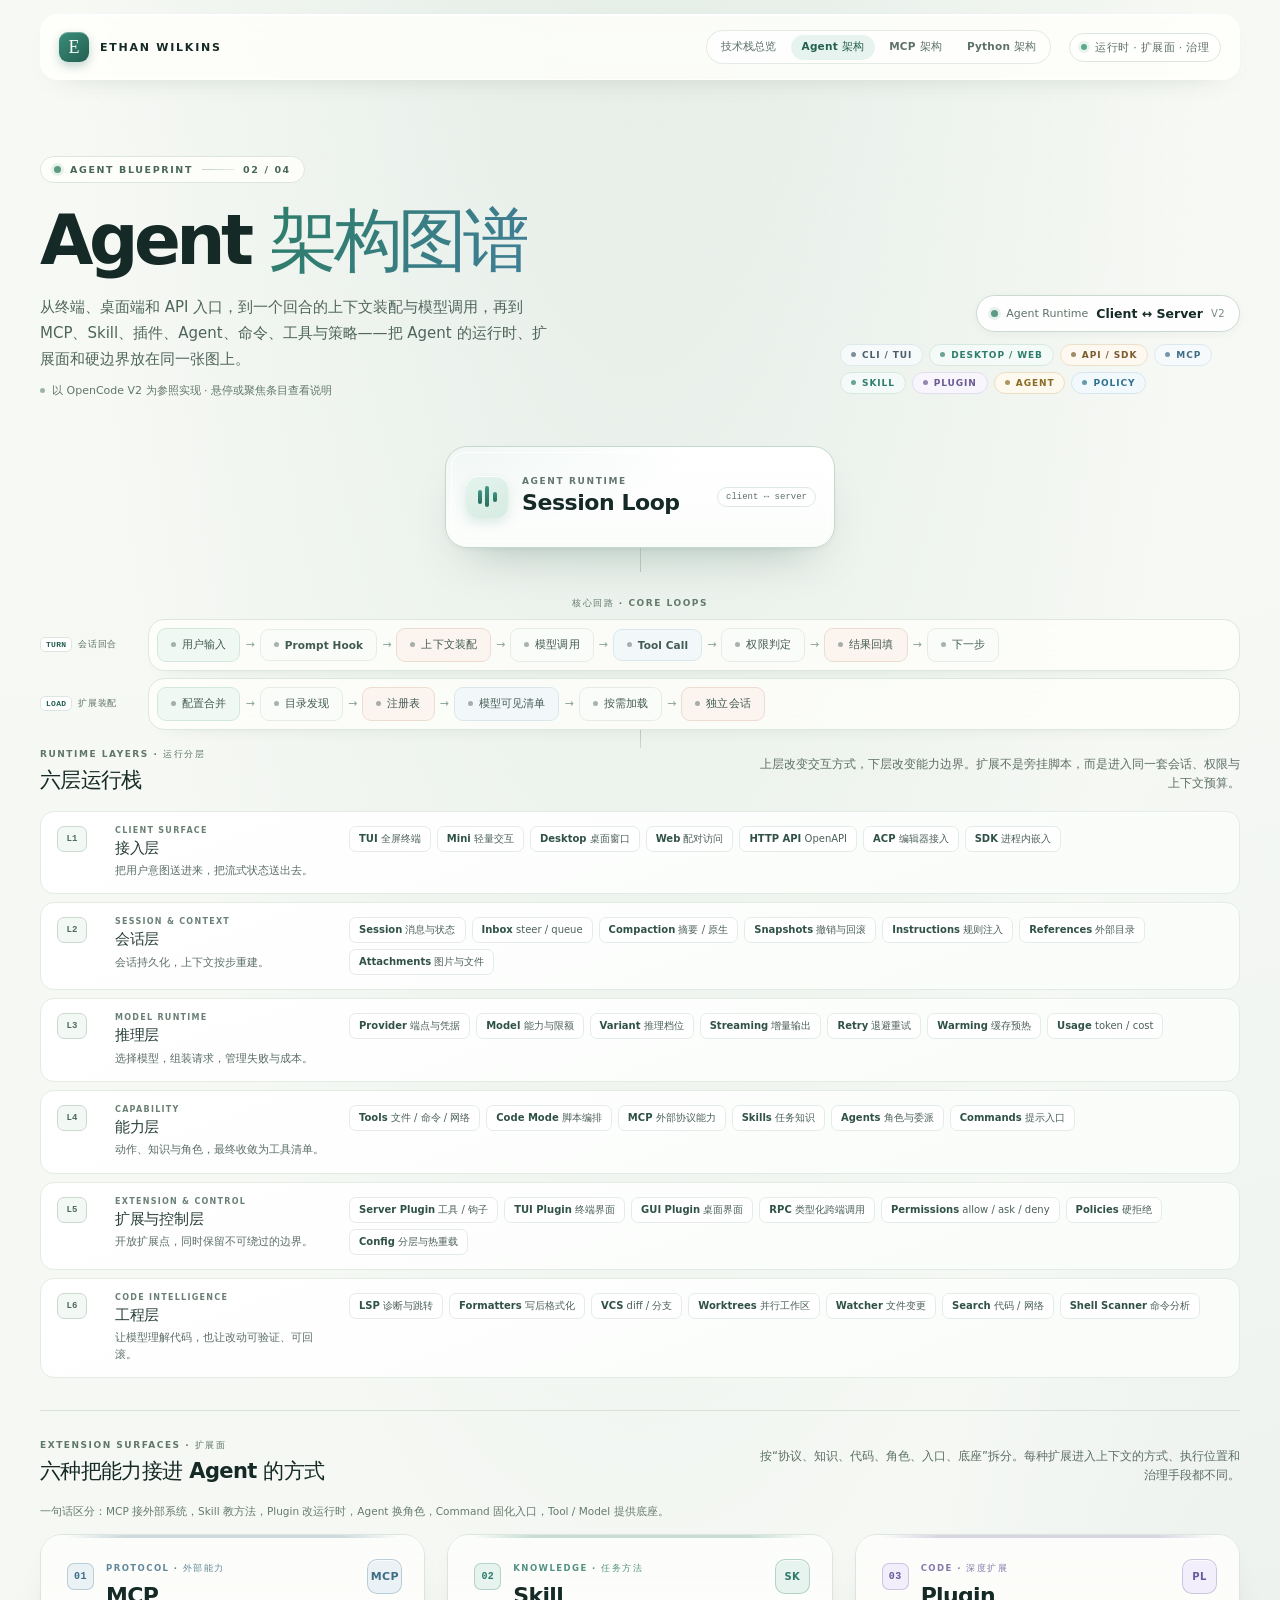
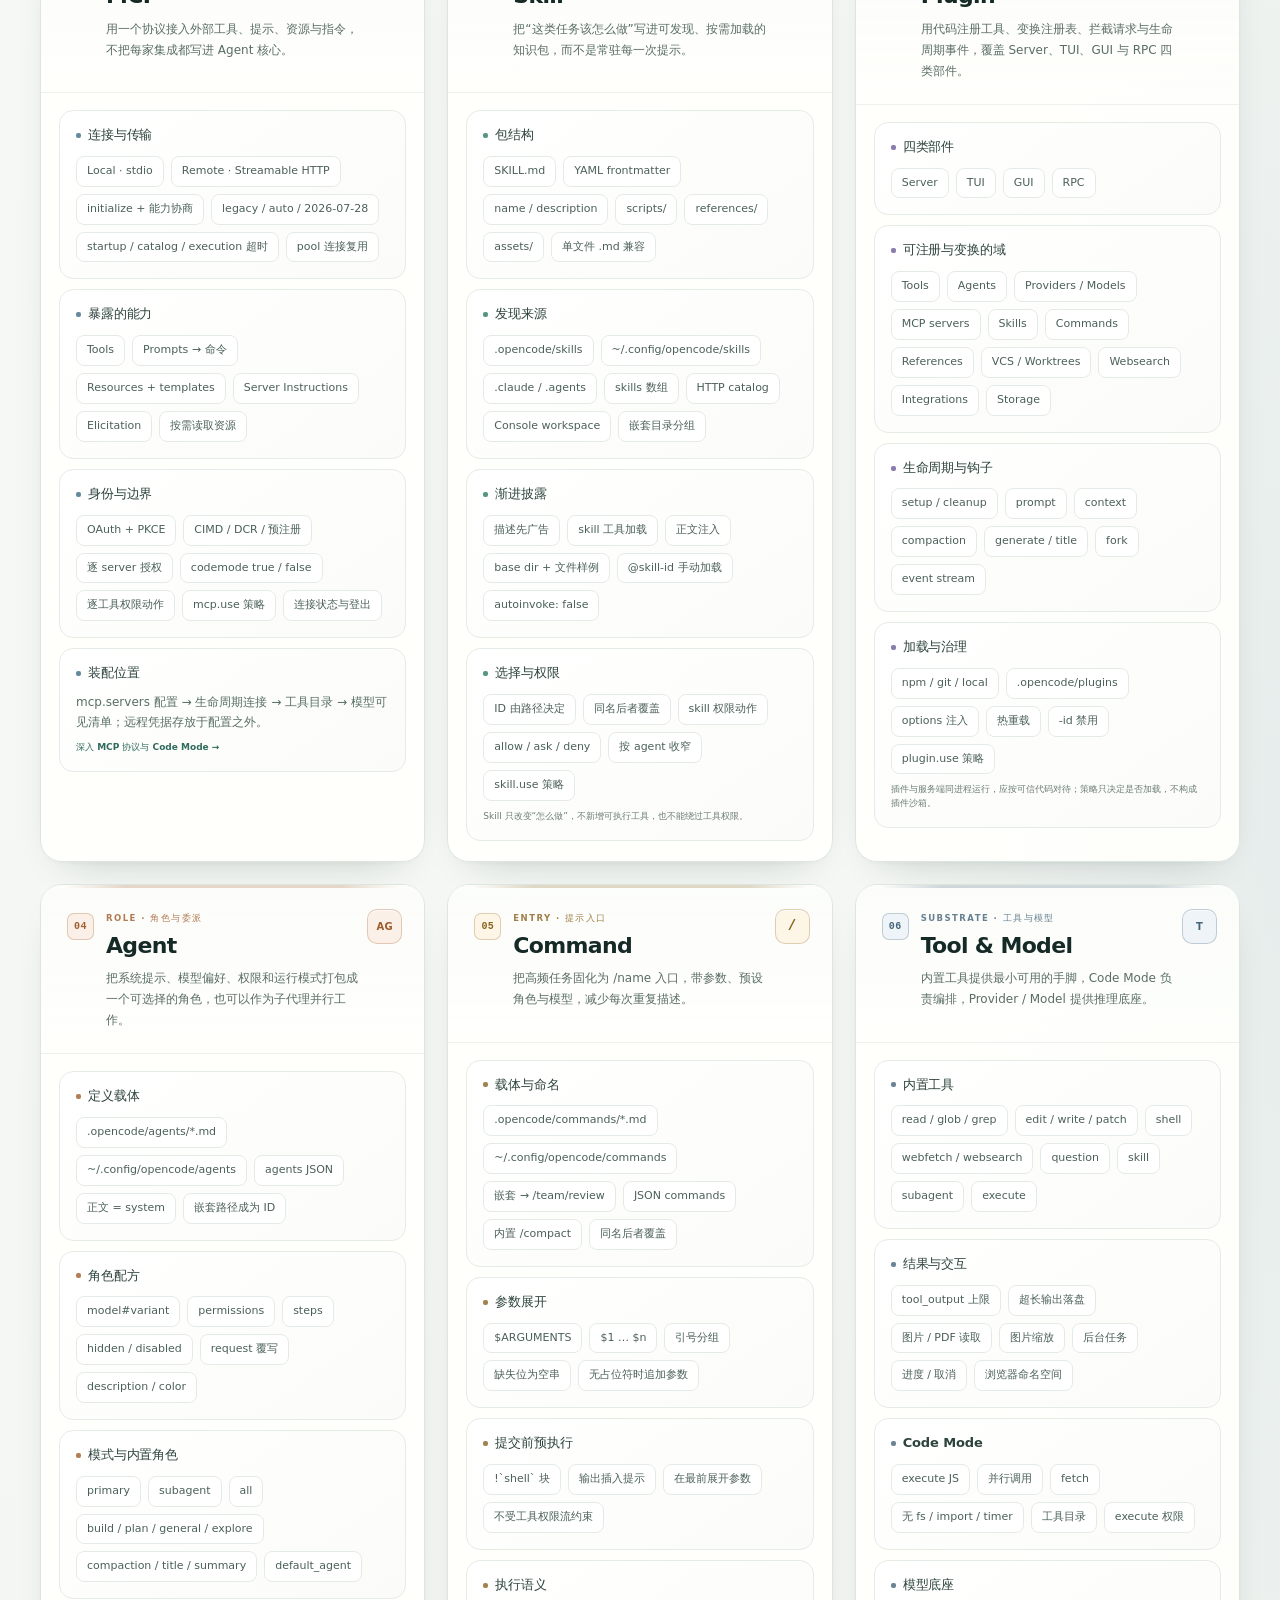
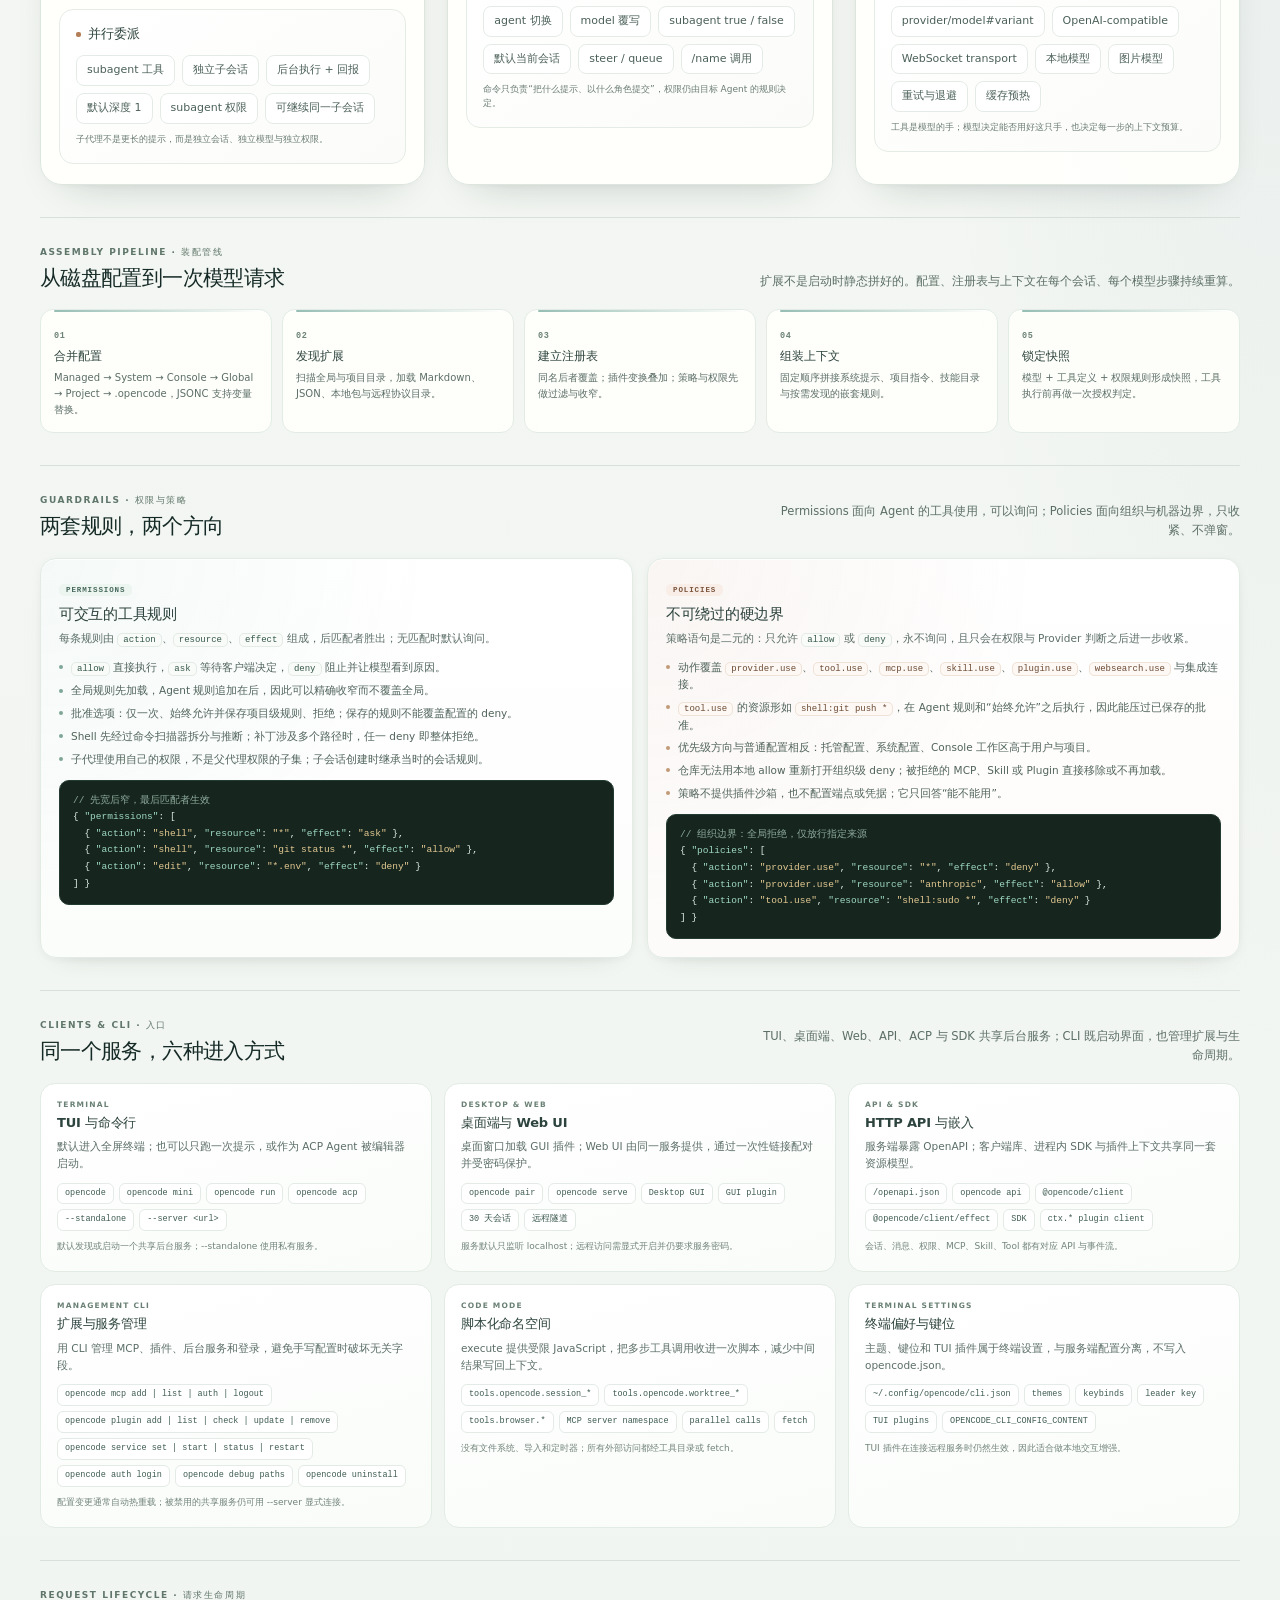
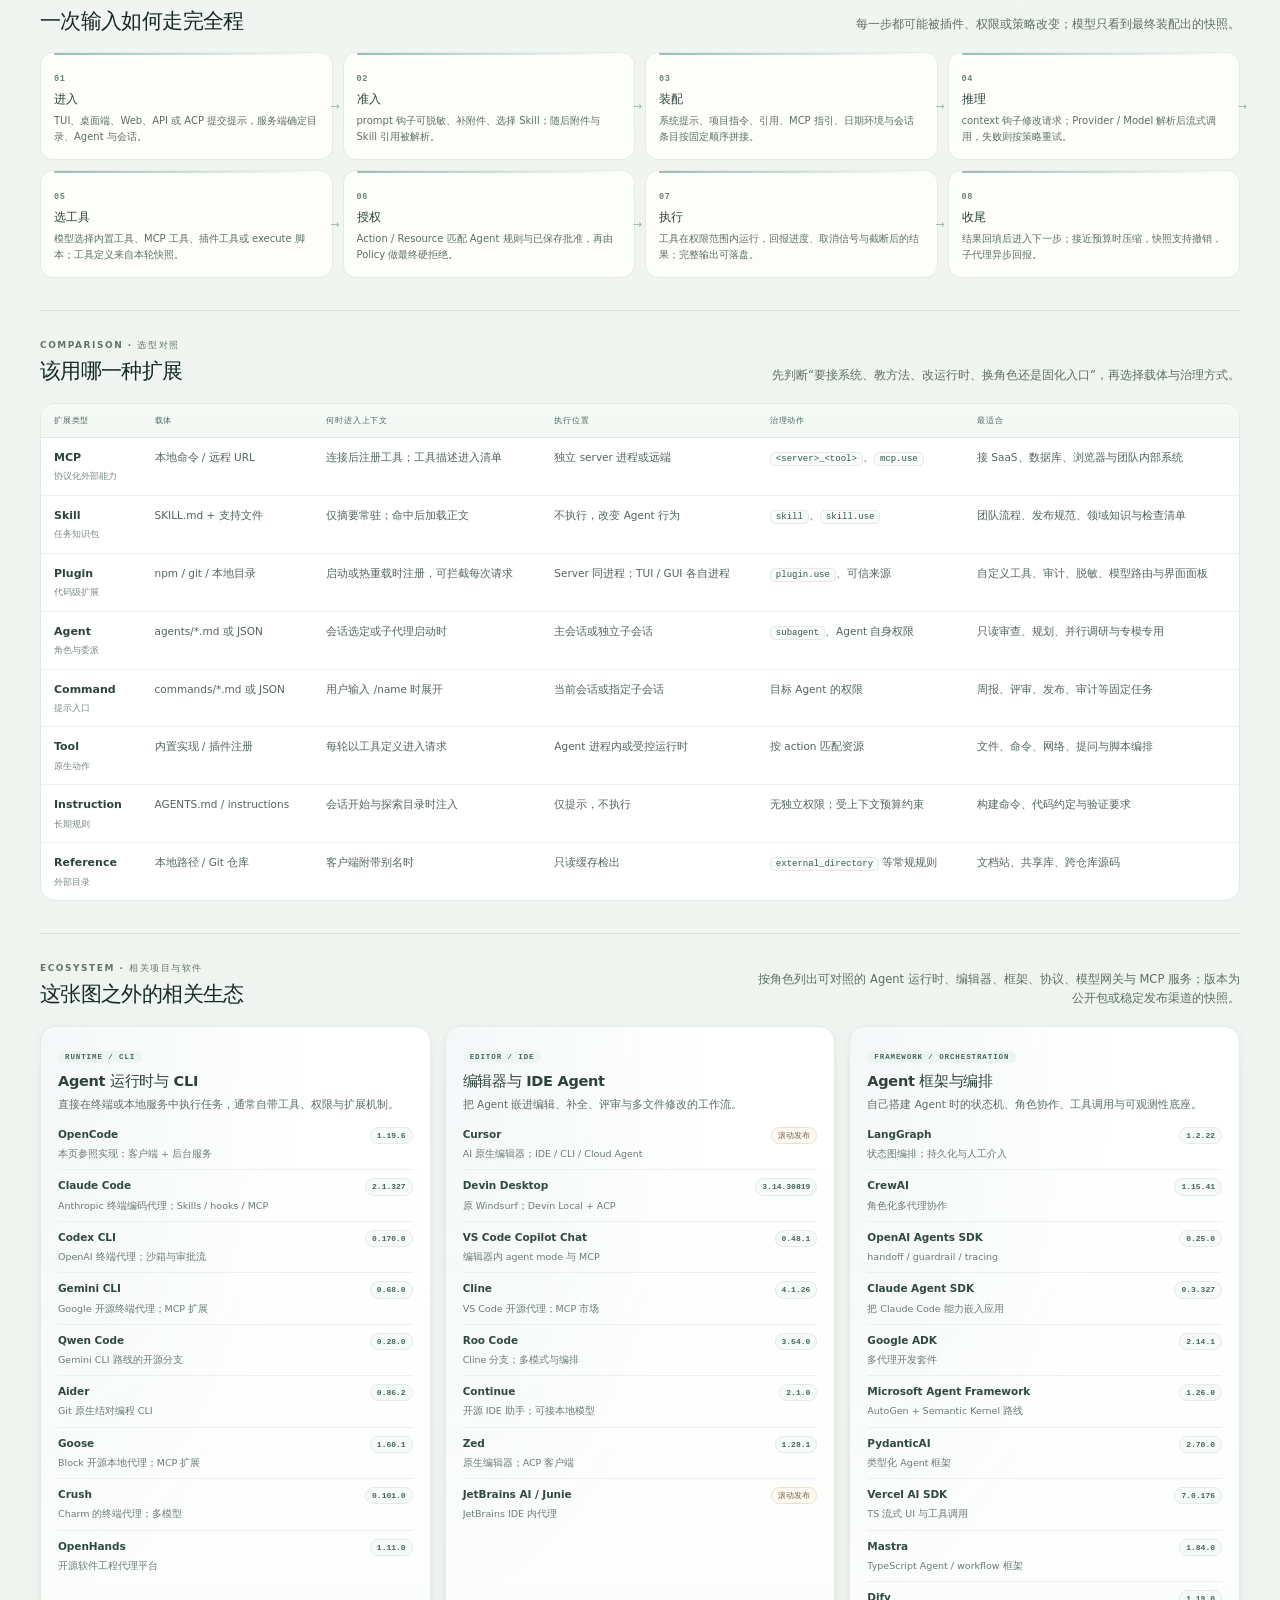
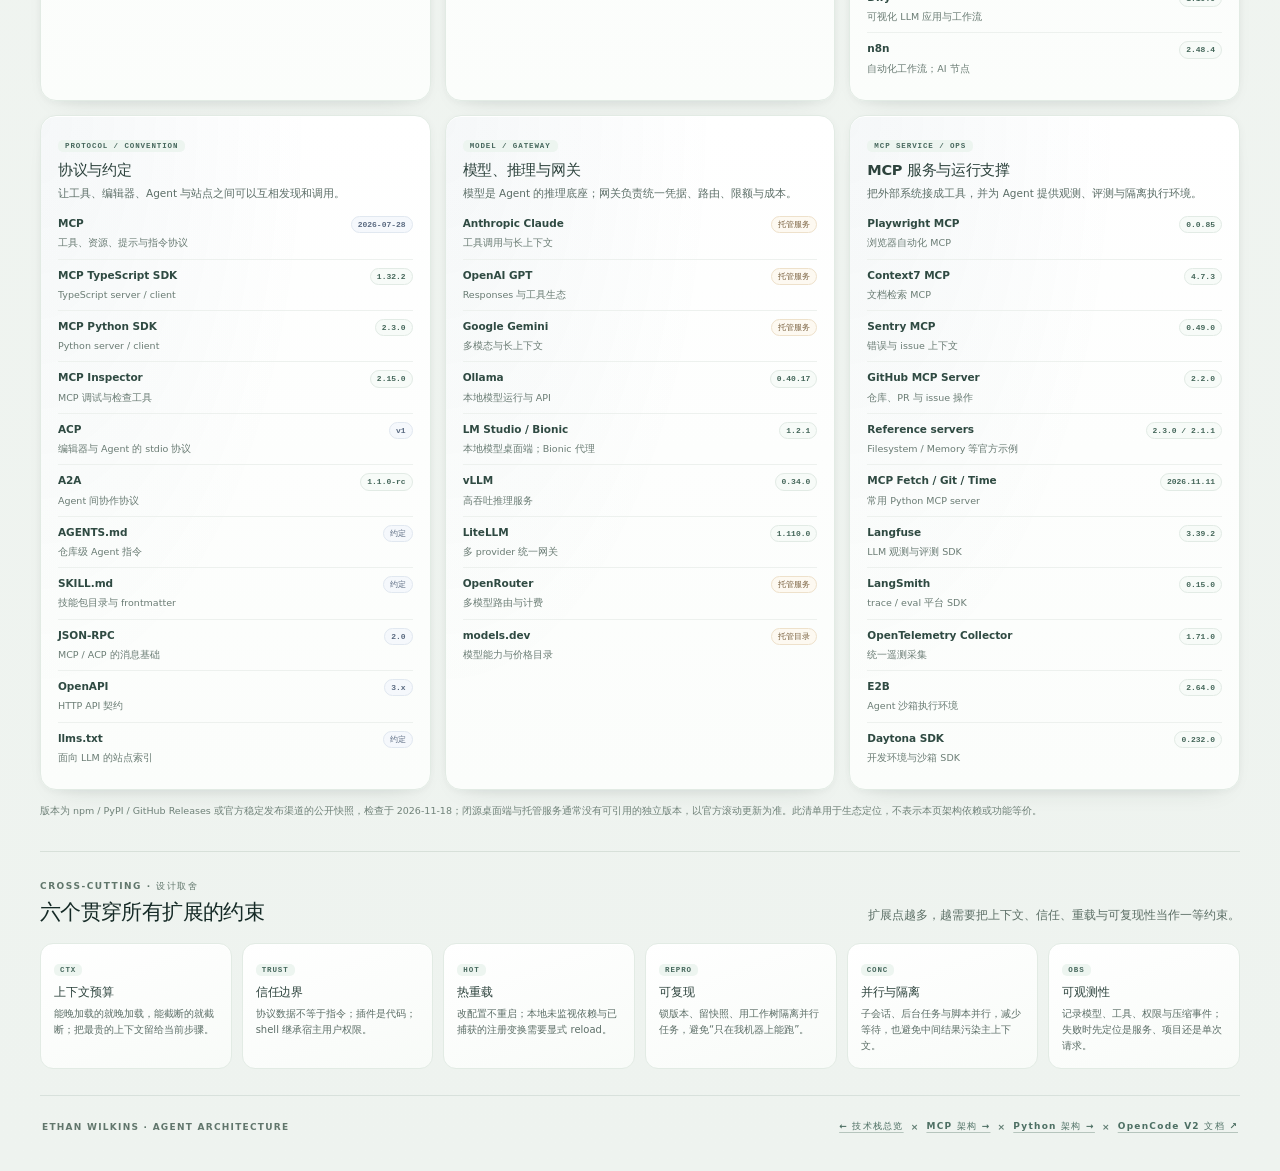
<file: agent.html>
<!doctype html>
<html lang="zh-CN">
  <head>
    <meta charset="utf-8">
    <meta name="viewport" content="width=device-width, initial-scale=1">
    <meta name="theme-color" content="#f5f7f2">
    <meta name="description" content="Agent 架构图谱：从 CLI、TUI、桌面端与 API 入口，到会话循环、上下文装配、模型调用，以及 MCP、Skill、插件、Agent、命令、工具与权限策略的完整扩展架构。">
    <title>Agent 架构图谱 · 扩展面与运行时</title>
    <link rel="stylesheet" href="styles.css">
    <link rel="stylesheet" href="agent.css">
    <script src="tooltips.js" defer></script>
  </head>
  <body>
    <div class="page-shell">
      <header class="site-header">
        <a class="brand" href="index.html" aria-label="Ethan Wilkins 技术栈首页">
          <span class="brand-mark" aria-hidden="true">E</span>
          <span>ETHAN WILKINS</span>
        </a>
        <nav class="header-nav" aria-label="页面导航">
          <a class="header-link" href="index.html">技术栈总览</a>
          <a class="header-link is-current" href="agent.html" aria-current="page">Agent 架构</a>
          <a class="header-link" href="mcp.html">MCP 架构</a>
          <a class="header-link" href="python.html">Python 架构</a>
        </nav>
        <span class="header-note"><span class="header-pulse" aria-hidden="true"></span>运行时 · 扩展面 · 治理</span>
      </header>

      <main id="top">
        <section class="intro" aria-labelledby="page-title">
          <p class="eyebrow"><span class="eyebrow-dot"></span> AGENT BLUEPRINT <span class="eyebrow-line"></span> 02 / 04</p>
          <div class="intro-row">
            <div class="intro-main">
              <h1 id="page-title">Agent <span>架构图谱</span></h1>
              <p class="intro-copy">从终端、桌面端和 API 入口，到一个回合的上下文装配与模型调用，再到 MCP、Skill、插件、Agent、命令、工具与策略——把 Agent 的运行时、扩展面和硬边界放在同一张图上。</p>
              <p class="version-note">以 OpenCode V2 为参照实现 · 悬停或聚焦条目查看说明</p>
            </div>
            <div class="intro-aside">
              <div class="version-pill"><span class="status-dot"></span> Agent Runtime <strong>Client ↔ Server</strong> <span>V2</span></div>
              <div class="stack-chips" aria-label="Agent 架构能力标签">
                <span class="stack-chip chip-cli">CLI / TUI</span>
                <span class="stack-chip chip-vue">Desktop / Web</span>
                <span class="stack-chip chip-api">API / SDK</span>
                <span class="stack-chip chip-mcp">MCP</span>
                <span class="stack-chip chip-vue">Skill</span>
                <span class="stack-chip chip-agent">Plugin</span>
                <span class="stack-chip chip-python">Agent</span>
                <span class="stack-chip chip-go">Policy</span>
              </div>
            </div>
          </div>
        </section>

        <section class="architecture" aria-label="Agent 架构总览">
          <div class="root-node">
            <span class="root-symbol" aria-hidden="true"><i></i><i></i><i></i></span>
            <span class="root-label">AGENT RUNTIME</span>
            <strong>Session Loop</strong>
            <span class="root-version">client ↔ server</span>
          </div>
          <div class="trunk" aria-hidden="true"></div>

          <p class="flow-caption">核心回路 · CORE LOOPS</p>
          <div class="flow-paths">
            <div class="flow-path">
              <span class="flow-path-label"><b>TURN</b> 会话回合</span>
              <div class="flow-ribbon" aria-label="一次会话回合">
                <span class="flow-step flow-ui">用户输入</span>
                <span class="flow-link" aria-hidden="true">→</span>
                <span class="flow-step">Prompt Hook</span>
                <span class="flow-link" aria-hidden="true">→</span>
                <span class="flow-step flow-core">上下文装配</span>
                <span class="flow-link" aria-hidden="true">→</span>
                <span class="flow-step">模型调用</span>
                <span class="flow-link" aria-hidden="true">→</span>
                <span class="flow-step flow-mcp">Tool Call</span>
                <span class="flow-link" aria-hidden="true">→</span>
                <span class="flow-step">权限判定</span>
                <span class="flow-link" aria-hidden="true">→</span>
                <span class="flow-step flow-core">结果回填</span>
                <span class="flow-link" aria-hidden="true">→</span>
                <span class="flow-step">下一步</span>
              </div>
            </div>
            <div class="flow-path">
              <span class="flow-path-label"><b>LOAD</b> 扩展装配</span>
              <div class="flow-ribbon" aria-label="扩展装配路径">
                <span class="flow-step flow-ui">配置合并</span>
                <span class="flow-link" aria-hidden="true">→</span>
                <span class="flow-step">目录发现</span>
                <span class="flow-link" aria-hidden="true">→</span>
                <span class="flow-step flow-core">注册表</span>
                <span class="flow-link" aria-hidden="true">→</span>
                <span class="flow-step flow-mcp">模型可见清单</span>
                <span class="flow-link" aria-hidden="true">→</span>
                <span class="flow-step">按需加载</span>
                <span class="flow-link" aria-hidden="true">→</span>
                <span class="flow-step flow-core">独立会话</span>
              </div>
            </div>
          </div>

          <div class="trunk trunk-lower" aria-hidden="true"></div>

          <section class="section-block" aria-labelledby="layers-title" style="margin-top: 0; padding-top: 0; border-top: 0;">
            <div class="section-head">
              <div>
                <p class="section-kicker">RUNTIME LAYERS · 运行分层</p>
                <h2 id="layers-title">六层运行栈</h2>
              </div>
              <p class="section-intro">上层改变交互方式，下层改变能力边界。扩展不是旁挂脚本，而是进入同一套会话、权限与上下文预算。</p>
            </div>

            <div class="layer-stack">
              <div class="layer-row tech-tip" tabindex="0" data-tip="接入层：TUI、Mini、桌面端、Web、HTTP API、ACP 与 SDK 共享同一个后台服务，会话和配置由服务端持有。">
                <span class="layer-index">L1</span>
                <div class="layer-info">
                  <span class="layer-kicker">CLIENT SURFACE</span>
                  <h2>接入层</h2>
                  <p>把用户意图送进来，把流式状态送出去。</p>
                </div>
                <ul class="layer-items">
                  <li><b>TUI</b> 全屏终端</li>
                  <li><b>Mini</b> 轻量交互</li>
                  <li><b>Desktop</b> 桌面窗口</li>
                  <li><b>Web</b> 配对访问</li>
                  <li><b>HTTP API</b> OpenAPI</li>
                  <li><b>ACP</b> 编辑器接入</li>
                  <li><b>SDK</b> 进程内嵌入</li>
                </ul>
              </div>

              <div class="layer-row tech-tip" tabindex="0" data-tip="会话层：会话是持久化容器；上下文是每个模型步骤重新装配的视图。压缩、快照、指令和引用都在这一层生效。">
                <span class="layer-index">L2</span>
                <div class="layer-info">
                  <span class="layer-kicker">SESSION &amp; CONTEXT</span>
                  <h2>会话层</h2>
                  <p>会话持久化，上下文按步重建。</p>
                </div>
                <ul class="layer-items">
                  <li><b>Session</b> 消息与状态</li>
                  <li><b>Inbox</b> steer / queue</li>
                  <li><b>Compaction</b> 摘要 / 原生</li>
                  <li><b>Snapshots</b> 撤销与回滚</li>
                  <li><b>Instructions</b> 规则注入</li>
                  <li><b>References</b> 外部目录</li>
                  <li><b>Attachments</b> 图片与文件</li>
                </ul>
              </div>

              <div class="layer-row tech-tip" tabindex="0" data-tip="推理层：负责 provider / model / variant 解析、请求覆写、流式响应、重试退避与缓存预热。">
                <span class="layer-index">L3</span>
                <div class="layer-info">
                  <span class="layer-kicker">MODEL RUNTIME</span>
                  <h2>推理层</h2>
                  <p>选择模型，组装请求，管理失败与成本。</p>
                </div>
                <ul class="layer-items">
                  <li><b>Provider</b> 端点与凭据</li>
                  <li><b>Model</b> 能力与限额</li>
                  <li><b>Variant</b> 推理档位</li>
                  <li><b>Streaming</b> 增量输出</li>
                  <li><b>Retry</b> 退避重试</li>
                  <li><b>Warming</b> 缓存预热</li>
                  <li><b>Usage</b> token / cost</li>
                </ul>
              </div>

              <div class="layer-row tech-tip" tabindex="0" data-tip="能力层：模型可以调用的动作和可以按需加载的知识。内置工具、Code Mode、MCP、Skill、Agent 与命令在这里汇合。">
                <span class="layer-index">L4</span>
                <div class="layer-info">
                  <span class="layer-kicker">CAPABILITY</span>
                  <h2>能力层</h2>
                  <p>动作、知识与角色，最终收敛为工具清单。</p>
                </div>
                <ul class="layer-items">
                  <li><b>Tools</b> 文件 / 命令 / 网络</li>
                  <li><b>Code Mode</b> 脚本编排</li>
                  <li><b>MCP</b> 外部协议能力</li>
                  <li><b>Skills</b> 任务知识</li>
                  <li><b>Agents</b> 角色与委派</li>
                  <li><b>Commands</b> 提示入口</li>
                </ul>
              </div>

              <div class="layer-row tech-tip" tabindex="0" data-tip="扩展与控制层：插件提供代码级扩展，Permissions 决定允许、询问或拒绝，Policies 做不可被项目覆盖的硬拒绝。">
                <span class="layer-index">L5</span>
                <div class="layer-info">
                  <span class="layer-kicker">EXTENSION &amp; CONTROL</span>
                  <h2>扩展与控制层</h2>
                  <p>开放扩展点，同时保留不可绕过的边界。</p>
                </div>
                <ul class="layer-items">
                  <li><b>Server Plugin</b> 工具 / 钩子</li>
                  <li><b>TUI Plugin</b> 终端界面</li>
                  <li><b>GUI Plugin</b> 桌面界面</li>
                  <li><b>RPC</b> 类型化跨端调用</li>
                  <li><b>Permissions</b> allow / ask / deny</li>
                  <li><b>Policies</b> 硬拒绝</li>
                  <li><b>Config</b> 分层与热重载</li>
                </ul>
              </div>

              <div class="layer-row tech-tip" tabindex="0" data-tip="工程层：把代码库变成可读、可改、可验证的对象，包括 LSP、格式化、版本控制、工作树、文件监听与网络检索。">
                <span class="layer-index">L6</span>
                <div class="layer-info">
                  <span class="layer-kicker">CODE INTELLIGENCE</span>
                  <h2>工程层</h2>
                  <p>让模型理解代码，也让改动可验证、可回滚。</p>
                </div>
                <ul class="layer-items">
                  <li><b>LSP</b> 诊断与跳转</li>
                  <li><b>Formatters</b> 写后格式化</li>
                  <li><b>VCS</b> diff / 分支</li>
                  <li><b>Worktrees</b> 并行工作区</li>
                  <li><b>Watcher</b> 文件变更</li>
                  <li><b>Search</b> 代码 / 网络</li>
                  <li><b>Shell Scanner</b> 命令分析</li>
                </ul>
              </div>
            </div>
          </section>

          <section class="section-block" aria-labelledby="extensions-title">
            <div class="section-head">
              <div>
                <p class="section-kicker">EXTENSION SURFACES · 扩展面</p>
                <h2 id="extensions-title">六种把能力接进 Agent 的方式</h2>
              </div>
              <p class="section-intro">按“协议、知识、代码、角色、入口、底座”拆分。每种扩展进入上下文的方式、执行位置和治理手段都不同。</p>
            </div>
            <p class="extension-caption">一句话区分：MCP 接外部系统，Skill 教方法，Plugin 改运行时，Agent 换角色，Command 固化入口，Tool / Model 提供底座。</p>

            <div class="branch-grid agent-grid">
              <section class="branch branch-mcp" aria-labelledby="mcp-title">
                <div class="branch-heading">
                  <span class="branch-index">01</span>
                  <div>
                    <p class="branch-kicker">PROTOCOL · 外部能力</p>
                    <h2 id="mcp-title">MCP</h2>
                    <p class="branch-description">用一个协议接入外部工具、提示、资源与指令，不把每家集成都写进 Agent 核心。</p>
                  </div>
                  <span class="branch-glyph glyph-mcp" aria-hidden="true">MCP</span>
                </div>
                <div class="module-list">
                  <section class="module">
                    <h3>连接与传输</h3>
                    <ul class="tag-list">
                      <li class="tech-tip" tabindex="0" data-tip="本地 MCP server 由 Agent 作为子进程启动，通过 stdin/stdout 交换 JSON-RPC。">Local · stdio</li>
                      <li class="tech-tip" tabindex="0" data-tip="远程 MCP server 使用 Streamable HTTP；URL 必须是绝对地址。">Remote · Streamable HTTP</li>
                      <li>initialize + 能力协商</li>
                      <li class="tech-tip" tabindex="0" data-tip="协议修订版可选 legacy（默认）、auto 探测 2026-07-28，或强制 2026-07-28。">legacy / auto / 2026-07-28</li>
                      <li>startup / catalog / execution 超时</li>
                      <li class="tech-tip" tabindex="0" data-tip="pool 让多个目录共享同一个 MCP 连接与工具清单，要求连接参数与协议版本一致。">pool 连接复用</li>
                    </ul>
                  </section>
                  <section class="module">
                    <h3>暴露的能力</h3>
                    <ul class="tag-list">
                      <li class="tech-tip" tabindex="0" data-tip="MCP tools 以 <server>_<tool> 命名，默认在 Code Mode 中按 server 命名空间分组。">Tools</li>
                      <li class="tech-tip" tabindex="0" data-tip="MCP prompts 注册为 /<server>:<prompt> 命令，参数按顺序填充。">Prompts → 命令</li>
                      <li>Resources + templates</li>
                      <li class="tech-tip" tabindex="0" data-tip="服务器初始化时返回的 instructions 会进入系统提示；若某 server 的工具全被拒绝则省略。">Server Instructions</li>
                      <li class="tech-tip" tabindex="0" data-tip="调用中服务器可通过 elicitation 向用户发起表单或链接输入请求。">Elicitation</li>
                      <li>按需读取资源</li>
                    </ul>
                  </section>
                  <section class="module">
                    <h3>身份与边界</h3>
                    <ul class="tag-list">
                      <li>OAuth + PKCE</li>
                      <li class="tech-tip" tabindex="0" data-tip="客户端注册依次尝试预注册 client_id、CIMD 与动态客户端注册（DCR）。">CIMD / DCR / 预注册</li>
                      <li>逐 server 授权</li>
                      <li>codemode true / false</li>
                      <li>逐工具权限动作</li>
                      <li>mcp.use 策略</li>
                      <li>连接状态与登出</li>
                    </ul>
                  </section>
                  <section class="module module-compact">
                    <h3>装配位置</h3>
                    <p>mcp.servers 配置 → 生命周期连接 → 工具目录 → 模型可见清单；远程凭据存放于配置之外。</p>
                    <p class="module-note"><a class="module-link" href="mcp.html">深入 MCP 协议与 Code Mode →</a></p>
                  </section>
                </div>
              </section>

              <section class="branch branch-skill" aria-labelledby="skill-title">
                <div class="branch-heading">
                  <span class="branch-index">02</span>
                  <div>
                    <p class="branch-kicker">KNOWLEDGE · 任务方法</p>
                    <h2 id="skill-title">Skill</h2>
                    <p class="branch-description">把“这类任务该怎么做”写进可发现、按需加载的知识包，而不是常驻每一次提示。</p>
                  </div>
                  <span class="branch-glyph glyph-skill" aria-hidden="true">SK</span>
                </div>
                <div class="module-list">
                  <section class="module">
                    <h3>包结构</h3>
                    <ul class="tag-list">
                      <li class="tech-tip" tabindex="0" data-tip="目录式 Skill 以 SKILL.md 为入口，脚本、参考资料和模板放在同目录下。">SKILL.md</li>
                      <li>YAML frontmatter</li>
                      <li>name / description</li>
                      <li>scripts/</li>
                      <li>references/</li>
                      <li>assets/</li>
                      <li>单文件 .md 兼容</li>
                    </ul>
                  </section>
                  <section class="module">
                    <h3>发现来源</h3>
                    <ul class="tag-list">
                      <li>.opencode/skills</li>
                      <li>~/.config/opencode/skills</li>
                      <li class="tech-tip" tabindex="0" data-tip="兼容读取 .claude/skills 与 .agents/skills，便于复用既有技能包。">.claude / .agents</li>
                      <li>skills 数组</li>
                      <li>HTTP catalog</li>
                      <li>Console workspace</li>
                      <li>嵌套目录分组</li>
                    </ul>
                  </section>
                  <section class="module">
                    <h3>渐进披露</h3>
                    <ul class="tag-list">
                      <li class="tech-tip" tabindex="0" data-tip="每一步只向模型展示允许且有 description 的 skill 的 ID、名称和摘要，不加载正文。">描述先广告</li>
                      <li class="tech-tip" tabindex="0" data-tip="模型调用 skill 工具并传入精确 ID 后，正文才被注入对话。">skill 工具加载</li>
                      <li>正文注入</li>
                      <li>base dir + 文件样例</li>
                      <li>@skill-id 手动加载</li>
                      <li>autoinvoke: false</li>
                    </ul>
                  </section>
                  <section class="module">
                    <h3>选择与权限</h3>
                    <ul class="tag-list">
                      <li>ID 由路径决定</li>
                      <li>同名后者覆盖</li>
                      <li>skill 权限动作</li>
                      <li>allow / ask / deny</li>
                      <li>按 agent 收窄</li>
                      <li>skill.use 策略</li>
                    </ul>
                    <p class="module-note">Skill 只改变“怎么做”，不新增可执行工具，也不能绕过工具权限。</p>
                  </section>
                </div>
              </section>

              <section class="branch branch-plugin" aria-labelledby="plugin-title">
                <div class="branch-heading">
                  <span class="branch-index">03</span>
                  <div>
                    <p class="branch-kicker">CODE · 深度扩展</p>
                    <h2 id="plugin-title">Plugin</h2>
                    <p class="branch-description">用代码注册工具、变换注册表、拦截请求与生命周期事件，覆盖 Server、TUI、GUI 与 RPC 四类部件。</p>
                  </div>
                  <span class="branch-glyph glyph-plugin" aria-hidden="true">PL</span>
                </div>
                <div class="module-list">
                  <section class="module">
                    <h3>四类部件</h3>
                    <ul class="tag-list">
                      <li class="tech-tip" tabindex="0" data-tip="Server 部件运行在 Agent 服务端，是工具、钩子、集成、命令和 Agent 的主要扩展点。">Server</li>
                      <li>TUI</li>
                      <li>GUI</li>
                      <li class="tech-tip" tabindex="0" data-tip="RPC 是 server 与 TUI、GUI、客户端共享的类型化方法与事件契约。">RPC</li>
                    </ul>
                  </section>
                  <section class="module">
                    <h3>可注册与变换的域</h3>
                    <ul class="tag-list">
                      <li>Tools</li>
                      <li>Agents</li>
                      <li>Providers / Models</li>
                      <li>MCP servers</li>
                      <li>Skills</li>
                      <li>Commands</li>
                      <li>References</li>
                      <li>VCS / Worktrees</li>
                      <li>Websearch</li>
                      <li>Integrations</li>
                      <li>Storage</li>
                    </ul>
                  </section>
                  <section class="module">
                    <h3>生命周期与钩子</h3>
                    <ul class="tag-list">
                      <li>setup / cleanup</li>
                      <li class="tech-tip" tabindex="0" data-tip="prompt 钩子在附件和 skill 解析前改写用户输入，可脱敏、补附件或改为排队投递。">prompt</li>
                      <li class="tech-tip" tabindex="0" data-tip="context 钩子在每次模型调用前修改系统指令、消息、工具集合与请求参数。">context</li>
                      <li>compaction</li>
                      <li>generate / title</li>
                      <li>fork</li>
                      <li>event stream</li>
                    </ul>
                  </section>
                  <section class="module">
                    <h3>加载与治理</h3>
                    <ul class="tag-list">
                      <li>npm / git / local</li>
                      <li>.opencode/plugins</li>
                      <li>options 注入</li>
                      <li>热重载</li>
                      <li>-id 禁用</li>
                      <li>plugin.use 策略</li>
                    </ul>
                    <p class="module-note">插件与服务端同进程运行，应按可信代码对待；策略只决定是否加载，不构成插件沙箱。</p>
                  </section>
                </div>
              </section>

              <section class="branch branch-agent" aria-labelledby="agent-title">
                <div class="branch-heading">
                  <span class="branch-index">04</span>
                  <div>
                    <p class="branch-kicker">ROLE · 角色与委派</p>
                    <h2 id="agent-title">Agent</h2>
                    <p class="branch-description">把系统提示、模型偏好、权限和运行模式打包成一个可选择的角色，也可以作为子代理并行工作。</p>
                  </div>
                  <span class="branch-glyph glyph-agent" aria-hidden="true">AG</span>
                </div>
                <div class="module-list">
                  <section class="module">
                    <h3>定义载体</h3>
                    <ul class="tag-list">
                      <li>.opencode/agents/*.md</li>
                      <li>~/.config/opencode/agents</li>
                      <li>agents JSON</li>
                      <li class="tech-tip" tabindex="0" data-tip="Markdown 正文成为该 agent 的 system prompt；frontmatter 与 JSON 字段同构。">正文 = system</li>
                      <li>嵌套路径成为 ID</li>
                    </ul>
                  </section>
                  <section class="module">
                    <h3>角色配方</h3>
                    <ul class="tag-list">
                      <li>model#variant</li>
                      <li>permissions</li>
                      <li class="tech-tip" tabindex="0" data-tip="steps 限制模型步数；最后一步移除工具并要求模型用文本总结。">steps</li>
                      <li>hidden / disabled</li>
                      <li>request 覆写</li>
                      <li>description / color</li>
                    </ul>
                  </section>
                  <section class="module">
                    <h3>模式与内置角色</h3>
                    <ul class="tag-list">
                      <li>primary</li>
                      <li>subagent</li>
                      <li>all</li>
                      <li class="tech-tip" tabindex="0" data-tip="内置可见角色：build 默认编码、plan 只规划、general 通用子代理、explore 只读探索。">build / plan / general / explore</li>
                      <li>compaction / title / summary</li>
                      <li>default_agent</li>
                    </ul>
                  </section>
                  <section class="module">
                    <h3>并行委派</h3>
                    <ul class="tag-list">
                      <li>subagent 工具</li>
                      <li class="tech-tip" tabindex="0" data-tip="子代理在独立子会话中以全新上下文运行，后台执行并在空闲时回报父会话。">独立子会话</li>
                      <li>后台执行 + 回报</li>
                      <li>默认深度 1</li>
                      <li>subagent 权限</li>
                      <li>可继续同一子会话</li>
                    </ul>
                    <p class="module-note">子代理不是更长的提示，而是独立会话、独立模型与独立权限。</p>
                  </section>
                </div>
              </section>

              <section class="branch branch-command" aria-labelledby="command-title">
                <div class="branch-heading">
                  <span class="branch-index">05</span>
                  <div>
                    <p class="branch-kicker">ENTRY · 提示入口</p>
                    <h2 id="command-title">Command</h2>
                    <p class="branch-description">把高频任务固化为 /name 入口，带参数、预设角色与模型，减少每次重复描述。</p>
                  </div>
                  <span class="branch-glyph glyph-command" aria-hidden="true">/</span>
                </div>
                <div class="module-list">
                  <section class="module">
                    <h3>载体与命名</h3>
                    <ul class="tag-list">
                      <li>.opencode/commands/*.md</li>
                      <li>~/.config/opencode/commands</li>
                      <li>嵌套 → /team/review</li>
                      <li>JSON commands</li>
                      <li>内置 /compact</li>
                      <li>同名后者覆盖</li>
                    </ul>
                  </section>
                  <section class="module">
                    <h3>参数展开</h3>
                    <ul class="tag-list">
                      <li>$ARGUMENTS</li>
                      <li>$1 … $n</li>
                      <li>引号分组</li>
                      <li>缺失位为空串</li>
                      <li>无占位符时追加参数</li>
                    </ul>
                  </section>
                  <section class="module">
                    <h3>提交前预执行</h3>
                    <ul class="tag-list">
                      <li class="tech-tip" tabindex="0" data-tip="以 ! 加反引号包裹的 shell 块会在提示提交前执行，并把输出插入模板。">!`shell` 块</li>
                      <li>输出插入提示</li>
                      <li>在最前展开参数</li>
                      <li class="tech-tip" tabindex="0" data-tip="shell 块在工具权限流之外执行，只能使用可信来源的命令模板。">不受工具权限流约束</li>
                    </ul>
                  </section>
                  <section class="module">
                    <h3>执行语义</h3>
                    <ul class="tag-list">
                      <li>agent 切换</li>
                      <li>model 覆写</li>
                      <li>subagent true / false</li>
                      <li>默认当前会话</li>
                      <li>steer / queue</li>
                      <li>/name 调用</li>
                    </ul>
                    <p class="module-note">命令只负责“把什么提示、以什么角色提交”，权限仍由目标 Agent 的规则决定。</p>
                  </section>
                </div>
              </section>

              <section class="branch branch-tool" aria-labelledby="tool-title">
                <div class="branch-heading">
                  <span class="branch-index">06</span>
                  <div>
                    <p class="branch-kicker">SUBSTRATE · 工具与模型</p>
                    <h2 id="tool-title">Tool &amp; Model</h2>
                    <p class="branch-description">内置工具提供最小可用的手脚，Code Mode 负责编排，Provider / Model 提供推理底座。</p>
                  </div>
                  <span class="branch-glyph glyph-tool" aria-hidden="true">T</span>
                </div>
                <div class="module-list">
                  <section class="module">
                    <h3>内置工具</h3>
                    <ul class="tag-list">
                      <li>read / glob / grep</li>
                      <li>edit / write / patch</li>
                      <li>shell</li>
                      <li>webfetch / websearch</li>
                      <li>question</li>
                      <li>skill</li>
                      <li>subagent</li>
                      <li>execute</li>
                    </ul>
                  </section>
                  <section class="module">
                    <h3>结果与交互</h3>
                    <ul class="tag-list">
                      <li>tool_output 上限</li>
                      <li>超长输出落盘</li>
                      <li>图片 / PDF 读取</li>
                      <li>图片缩放</li>
                      <li>后台任务</li>
                      <li>进度 / 取消</li>
                      <li>浏览器命名空间</li>
                    </ul>
                  </section>
                  <section class="module">
                    <h3>Code Mode</h3>
                    <ul class="tag-list">
                      <li class="tech-tip" tabindex="0" data-tip="execute 在受限 JavaScript 运行时中调用工具目录，适合并行独立调用与结果加工。">execute JS</li>
                      <li>并行调用</li>
                      <li>fetch</li>
                      <li>无 fs / import / timer</li>
                      <li>工具目录</li>
                      <li class="tech-tip" tabindex="0" data-tip="拒绝 execute 会移除 Code Mode，并把其可触及的工具直接列入模型工具清单。">execute 权限</li>
                    </ul>
                  </section>
                  <section class="module">
                    <h3>模型底座</h3>
                    <ul class="tag-list">
                      <li>provider/model#variant</li>
                      <li>OpenAI-compatible</li>
                      <li>WebSocket transport</li>
                      <li>本地模型</li>
                      <li>图片模型</li>
                      <li>重试与退避</li>
                      <li>缓存预热</li>
                    </ul>
                    <p class="module-note">工具是模型的手；模型决定能否用好这只手，也决定每一步的上下文预算。</p>
                  </section>
                </div>
              </section>
            </div>
          </section>

          <section class="section-block" aria-labelledby="assembly-title">
            <div class="section-head">
              <div>
                <p class="section-kicker">ASSEMBLY PIPELINE · 装配管线</p>
                <h2 id="assembly-title">从磁盘配置到一次模型请求</h2>
              </div>
              <p class="section-intro">扩展不是启动时静态拼好的。配置、注册表与上下文在每个会话、每个模型步骤持续重算。</p>
            </div>
            <ol class="pipeline-track pipeline-five">
              <li class="pipeline-stage tech-tip" tabindex="0" data-tip="配置从低到高合并：全局、项目、更近目录、系统与托管配置；策略的优先级方向相反。">
                <span class="pipeline-index">01</span>
                <h3>合并配置</h3>
                <p>Managed → System → Console → Global → Project → .opencode，JSONC 支持变量替换。</p>
              </li>
              <li class="pipeline-stage tech-tip" tabindex="0" data-tip="在标准目录中发现 agents、commands、skills 与 plugins，并建立 MCP 连接；兼容 Claude / agents 目录。">
                <span class="pipeline-index">02</span>
                <h3>发现扩展</h3>
                <p>扫描全局与项目目录，加载 Markdown、JSON、本地包与远程协议目录。</p>
              </li>
              <li class="pipeline-stage tech-tip" tabindex="0" data-tip="同名条目按优先级覆盖，插件 transform 继续改写注册表，策略过滤掉被禁止的 provider、MCP、skill 与 plugin。">
                <span class="pipeline-index">03</span>
                <h3>建立注册表</h3>
                <p>同名后者覆盖；插件变换叠加；策略与权限先做过滤与收窄。</p>
              </li>
              <li class="pipeline-stage tech-tip" tabindex="0" data-tip="系统提示 → Code Mode 指引 → MCP / 引用 / Skill 指引 → AGENTS.md 与配置指令 → 日期与环境 → 会话级指令。">
                <span class="pipeline-index">04</span>
                <h3>组装上下文</h3>
                <p>固定顺序拼接系统提示、项目指令、技能目录与按需发现的嵌套规则。</p>
              </li>
              <li class="pipeline-stage tech-tip" tabindex="0" data-tip="每次模型请求捕获稳定的模型与工具快照，之后的重载只影响未来请求；权限在工具执行前逐项判定。">
                <span class="pipeline-index">05</span>
                <h3>锁定快照</h3>
                <p>模型 + 工具定义 + 权限规则形成快照，工具执行前再做一次授权判定。</p>
              </li>
            </ol>
          </section>

          <section class="section-block" aria-labelledby="guards-title">
            <div class="section-head">
              <div>
                <p class="section-kicker">GUARDRAILS · 权限与策略</p>
                <h2 id="guards-title">两套规则，两个方向</h2>
              </div>
              <p class="section-intro">Permissions 面向 Agent 的工具使用，可以询问；Policies 面向组织与机器边界，只收紧、不弹窗。</p>
            </div>
            <div class="guard-grid">
              <article class="guard-card">
                <span class="guard-tag">PERMISSIONS</span>
                <h3>可交互的工具规则</h3>
                <p>每条规则由 <code>action</code>、<code>resource</code>、<code>effect</code> 组成，后匹配者胜出；无匹配时默认询问。</p>
                <ul class="guard-list">
                  <li><code>allow</code> 直接执行，<code>ask</code> 等待客户端决定，<code>deny</code> 阻止并让模型看到原因。</li>
                  <li>全局规则先加载，Agent 规则追加在后，因此可以精确收窄而不覆盖全局。</li>
                  <li>批准选项：仅一次、始终允许并保存项目级规则、拒绝；保存的规则不能覆盖配置的 deny。</li>
                  <li>Shell 先经过命令扫描器拆分与推断；补丁涉及多个路径时，任一 deny 即整体拒绝。</li>
                  <li>子代理使用自己的权限，不是父代理权限的子集；子会话创建时继承当时的会话规则。</li>
                </ul>
                <pre class="rule-code"><span class="c">// 先宽后窄，最后匹配者生效</span>
{ <span class="k">"permissions"</span>: [
  { <span class="k">"action"</span>: <span class="s">"shell"</span>, <span class="k">"resource"</span>: <span class="s">"*"</span>, <span class="k">"effect"</span>: <span class="s">"ask"</span> },
  { <span class="k">"action"</span>: <span class="s">"shell"</span>, <span class="k">"resource"</span>: <span class="s">"git status *"</span>, <span class="k">"effect"</span>: <span class="s">"allow"</span> },
  { <span class="k">"action"</span>: <span class="s">"edit"</span>, <span class="k">"resource"</span>: <span class="s">"*.env"</span>, <span class="k">"effect"</span>: <span class="s">"deny"</span> }
] }</pre>
              </article>

              <article class="guard-card policy">
                <span class="guard-tag">POLICIES</span>
                <h3>不可绕过的硬边界</h3>
                <p>策略语句是二元的：只允许 <code>allow</code> 或 <code>deny</code>，永不询问，且只会在权限与 Provider 判断之后进一步收紧。</p>
                <ul class="guard-list">
                  <li>动作覆盖 <code>provider.use</code>、<code>tool.use</code>、<code>mcp.use</code>、<code>skill.use</code>、<code>plugin.use</code>、<code>websearch.use</code> 与集成连接。</li>
                  <li><code>tool.use</code> 的资源形如 <code>shell:git push *</code>，在 Agent 规则和“始终允许”之后执行，因此能压过已保存的批准。</li>
                  <li>优先级方向与普通配置相反：托管配置、系统配置、Console 工作区高于用户与项目。</li>
                  <li>仓库无法用本地 allow 重新打开组织级 deny；被拒绝的 MCP、Skill 或 Plugin 直接移除或不再加载。</li>
                  <li>策略不提供插件沙箱，也不配置端点或凭据；它只回答“能不能用”。</li>
                </ul>
                <pre class="rule-code"><span class="c">// 组织边界：全局拒绝，仅放行指定来源</span>
{ <span class="k">"policies"</span>: [
  { <span class="k">"action"</span>: <span class="s">"provider.use"</span>, <span class="k">"resource"</span>: <span class="s">"*"</span>, <span class="k">"effect"</span>: <span class="s">"deny"</span> },
  { <span class="k">"action"</span>: <span class="s">"provider.use"</span>, <span class="k">"resource"</span>: <span class="s">"anthropic"</span>, <span class="k">"effect"</span>: <span class="s">"allow"</span> },
  { <span class="k">"action"</span>: <span class="s">"tool.use"</span>, <span class="k">"resource"</span>: <span class="s">"shell:sudo *"</span>, <span class="k">"effect"</span>: <span class="s">"deny"</span> }
] }</pre>
              </article>
            </div>
          </section>

          <section class="section-block" aria-labelledby="surfaces-title">
            <div class="section-head">
              <div>
                <p class="section-kicker">CLIENTS &amp; CLI · 入口</p>
                <h2 id="surfaces-title">同一个服务，六种进入方式</h2>
              </div>
              <p class="section-intro">TUI、桌面端、Web、API、ACP 与 SDK 共享后台服务；CLI 既启动界面，也管理扩展与生命周期。</p>
            </div>
            <div class="surface-grid">
              <article class="surface-card">
                <span class="surface-kind">TERMINAL</span>
                <h3>TUI 与命令行</h3>
                <p>默认进入全屏终端；也可以只跑一次提示，或作为 ACP Agent 被编辑器启动。</p>
                <ul class="cmd-list">
                  <li>opencode</li>
                  <li>opencode mini</li>
                  <li>opencode run</li>
                  <li>opencode acp</li>
                  <li>--standalone</li>
                  <li>--server &lt;url&gt;</li>
                </ul>
                <span class="mini-note">默认发现或启动一个共享后台服务；--standalone 使用私有服务。</span>
              </article>

              <article class="surface-card">
                <span class="surface-kind">DESKTOP &amp; WEB</span>
                <h3>桌面端与 Web UI</h3>
                <p>桌面窗口加载 GUI 插件；Web UI 由同一服务提供，通过一次性链接配对并受密码保护。</p>
                <ul class="cmd-list">
                  <li>opencode pair</li>
                  <li>opencode serve</li>
                  <li>Desktop GUI</li>
                  <li>GUI plugin</li>
                  <li>30 天会话</li>
                  <li>远程隧道</li>
                </ul>
                <span class="mini-note">服务默认只监听 localhost；远程访问需显式开启并仍要求服务密码。</span>
              </article>

              <article class="surface-card">
                <span class="surface-kind">API &amp; SDK</span>
                <h3>HTTP API 与嵌入</h3>
                <p>服务端暴露 OpenAPI；客户端库、进程内 SDK 与插件上下文共享同一套资源模型。</p>
                <ul class="cmd-list">
                  <li>/openapi.json</li>
                  <li>opencode api</li>
                  <li>@opencode/client</li>
                  <li>@opencode/client/effect</li>
                  <li>SDK</li>
                  <li>ctx.* plugin client</li>
                </ul>
                <span class="mini-note">会话、消息、权限、MCP、Skill、Tool 都有对应 API 与事件流。</span>
              </article>

              <article class="surface-card">
                <span class="surface-kind">MANAGEMENT CLI</span>
                <h3>扩展与服务管理</h3>
                <p>用 CLI 管理 MCP、插件、后台服务和登录，避免手写配置时破坏无关字段。</p>
                <ul class="cmd-list">
                  <li>opencode mcp add | list | auth | logout</li>
                  <li>opencode plugin add | list | check | update | remove</li>
                  <li>opencode service set | start | status | restart</li>
                  <li>opencode auth login</li>
                  <li>opencode debug paths</li>
                  <li>opencode uninstall</li>
                </ul>
                <span class="mini-note">配置变更通常自动热重载；被禁用的共享服务仍可用 --server 显式连接。</span>
              </article>

              <article class="surface-card">
                <span class="surface-kind">CODE MODE</span>
                <h3>脚本化命名空间</h3>
                <p>execute 提供受限 JavaScript，把多步工具调用收进一次脚本，减少中间结果写回上下文。</p>
                <ul class="cmd-list">
                  <li>tools.opencode.session_*</li>
                  <li>tools.opencode.worktree_*</li>
                  <li>tools.browser.*</li>
                  <li>MCP server namespace</li>
                  <li>parallel calls</li>
                  <li>fetch</li>
                </ul>
                <span class="mini-note">没有文件系统、导入和定时器；所有外部访问都经工具目录或 fetch。</span>
              </article>

              <article class="surface-card">
                <span class="surface-kind">TERMINAL SETTINGS</span>
                <h3>终端偏好与键位</h3>
                <p>主题、键位和 TUI 插件属于终端设置，与服务端配置分离，不写入 opencode.json。</p>
                <ul class="cmd-list">
                  <li>~/.config/opencode/cli.json</li>
                  <li>themes</li>
                  <li>keybinds</li>
                  <li>leader key</li>
                  <li>TUI plugins</li>
                  <li>OPENCODE_CLI_CONFIG_CONTENT</li>
                </ul>
                <span class="mini-note">TUI 插件在连接远程服务时仍然生效，因此适合做本地交互增强。</span>
              </article>
            </div>
          </section>

          <section class="section-block" aria-labelledby="request-title">
            <div class="section-head">
              <div>
                <p class="section-kicker">REQUEST LIFECYCLE · 请求生命周期</p>
                <h2 id="request-title">一次输入如何走完全程</h2>
              </div>
              <p class="section-intro">每一步都可能被插件、权限或策略改变；模型只看到最终装配出的快照。</p>
            </div>
            <ol class="pipeline-track pipeline-eight">
              <li class="pipeline-stage">
                <span class="pipeline-index">01</span>
                <h3>进入</h3>
                <p>TUI、桌面端、Web、API 或 ACP 提交提示，服务端确定目录、Agent 与会话。</p>
              </li>
              <li class="pipeline-stage">
                <span class="pipeline-index">02</span>
                <h3>准入</h3>
                <p>prompt 钩子可脱敏、补附件、选择 Skill；随后附件与 Skill 引用被解析。</p>
              </li>
              <li class="pipeline-stage">
                <span class="pipeline-index">03</span>
                <h3>装配</h3>
                <p>系统提示、项目指令、引用、MCP 指引、日期环境与会话条目按固定顺序拼接。</p>
              </li>
              <li class="pipeline-stage">
                <span class="pipeline-index">04</span>
                <h3>推理</h3>
                <p>context 钩子修改请求；Provider / Model 解析后流式调用，失败则按策略重试。</p>
              </li>
              <li class="pipeline-stage">
                <span class="pipeline-index">05</span>
                <h3>选工具</h3>
                <p>模型选择内置工具、MCP 工具、插件工具或 execute 脚本；工具定义来自本轮快照。</p>
              </li>
              <li class="pipeline-stage">
                <span class="pipeline-index">06</span>
                <h3>授权</h3>
                <p>Action / Resource 匹配 Agent 规则与已保存批准，再由 Policy 做最终硬拒绝。</p>
              </li>
              <li class="pipeline-stage">
                <span class="pipeline-index">07</span>
                <h3>执行</h3>
                <p>工具在权限范围内运行，回报进度、取消信号与截断后的结果；完整输出可落盘。</p>
              </li>
              <li class="pipeline-stage">
                <span class="pipeline-index">08</span>
                <h3>收尾</h3>
                <p>结果回填后进入下一步；接近预算时压缩，快照支持撤销，子代理异步回报。</p>
              </li>
            </ol>
          </section>

          <section class="section-block" aria-labelledby="matrix-title">
            <div class="section-head">
              <div>
                <p class="section-kicker">COMPARISON · 选型对照</p>
                <h2 id="matrix-title">该用哪一种扩展</h2>
              </div>
              <p class="section-intro">先判断“要接系统、教方法、改运行时、换角色还是固化入口”，再选择载体与治理方式。</p>
            </div>
            <div class="matrix-wrap">
              <table class="matrix">
                <thead>
                  <tr>
                    <th scope="col">扩展类型</th>
                    <th scope="col">载体</th>
                    <th scope="col">何时进入上下文</th>
                    <th scope="col">执行位置</th>
                    <th scope="col">治理动作</th>
                    <th scope="col">最适合</th>
                  </tr>
                </thead>
                <tbody>
                  <tr>
                    <td><strong>MCP</strong><span class="sub">协议化外部能力</span></td>
                    <td>本地命令 / 远程 URL</td>
                    <td>连接后注册工具；工具描述进入清单</td>
                    <td>独立 server 进程或远端</td>
                    <td><code>&lt;server&gt;_&lt;tool&gt;</code>、<code>mcp.use</code></td>
                    <td>接 SaaS、数据库、浏览器与团队内部系统</td>
                  </tr>
                  <tr>
                    <td><strong>Skill</strong><span class="sub">任务知识包</span></td>
                    <td>SKILL.md + 支持文件</td>
                    <td>仅摘要常驻；命中后加载正文</td>
                    <td>不执行，改变 Agent 行为</td>
                    <td><code>skill</code>、<code>skill.use</code></td>
                    <td>团队流程、发布规范、领域知识与检查清单</td>
                  </tr>
                  <tr>
                    <td><strong>Plugin</strong><span class="sub">代码级扩展</span></td>
                    <td>npm / git / 本地目录</td>
                    <td>启动或热重载时注册，可拦截每次请求</td>
                    <td>Server 同进程；TUI / GUI 各自进程</td>
                    <td><code>plugin.use</code>、可信来源</td>
                    <td>自定义工具、审计、脱敏、模型路由与界面面板</td>
                  </tr>
                  <tr>
                    <td><strong>Agent</strong><span class="sub">角色与委派</span></td>
                    <td>agents/*.md 或 JSON</td>
                    <td>会话选定或子代理启动时</td>
                    <td>主会话或独立子会话</td>
                    <td><code>subagent</code>、Agent 自身权限</td>
                    <td>只读审查、规划、并行调研与专模专用</td>
                  </tr>
                  <tr>
                    <td><strong>Command</strong><span class="sub">提示入口</span></td>
                    <td>commands/*.md 或 JSON</td>
                    <td>用户输入 /name 时展开</td>
                    <td>当前会话或指定子会话</td>
                    <td>目标 Agent 的权限</td>
                    <td>周报、评审、发布、审计等固定任务</td>
                  </tr>
                  <tr>
                    <td><strong>Tool</strong><span class="sub">原生动作</span></td>
                    <td>内置实现 / 插件注册</td>
                    <td>每轮以工具定义进入请求</td>
                    <td>Agent 进程内或受控运行时</td>
                    <td>按 action 匹配资源</td>
                    <td>文件、命令、网络、提问与脚本编排</td>
                  </tr>
                  <tr>
                    <td><strong>Instruction</strong><span class="sub">长期规则</span></td>
                    <td>AGENTS.md / instructions</td>
                    <td>会话开始与探索目录时注入</td>
                    <td>仅提示，不执行</td>
                    <td>无独立权限；受上下文预算约束</td>
                    <td>构建命令、代码约定与验证要求</td>
                  </tr>
                  <tr>
                    <td><strong>Reference</strong><span class="sub">外部目录</span></td>
                    <td>本地路径 / Git 仓库</td>
                    <td>客户端附带别名时</td>
                    <td>只读缓存检出</td>
                    <td><code>external_directory</code> 等常规规则</td>
                    <td>文档站、共享库、跨仓库源码</td>
                  </tr>
                </tbody>
              </table>
            </div>
          </section>

          <section class="section-block" aria-labelledby="ecosystem-title">
            <div class="section-head">
              <div>
                <p class="section-kicker">ECOSYSTEM · 相关项目与软件</p>
                <h2 id="ecosystem-title">这张图之外的相关生态</h2>
              </div>
              <p class="section-intro">按角色列出可对照的 Agent 运行时、编辑器、框架、协议、模型网关与 MCP 服务；版本为公开包或稳定发布渠道的快照。</p>
            </div>

            <div class="eco-grid">
              <article class="eco-card">
                <span class="eco-tag">RUNTIME / CLI</span>
                <h3>Agent 运行时与 CLI</h3>
                <p>直接在终端或本地服务中执行任务，通常自带工具、权限与扩展机制。</p>
                <ul class="eco-list">
                  <li>
                    <strong>OpenCode</strong>
                    <span class="eco-ver">1.19.6</span>
                    <span class="eco-desc">本页参照实现；客户端 + 后台服务</span>
                  </li>
                  <li>
                    <strong>Claude Code</strong>
                    <span class="eco-ver">2.1.327</span>
                    <span class="eco-desc">Anthropic 终端编码代理；Skills / hooks / MCP</span>
                  </li>
                  <li>
                    <strong>Codex CLI</strong>
                    <span class="eco-ver">0.170.0</span>
                    <span class="eco-desc">OpenAI 终端代理；沙箱与审批流</span>
                  </li>
                  <li>
                    <strong>Gemini CLI</strong>
                    <span class="eco-ver">0.68.0</span>
                    <span class="eco-desc">Google 开源终端代理；MCP 扩展</span>
                  </li>
                  <li>
                    <strong>Qwen Code</strong>
                    <span class="eco-ver">0.28.0</span>
                    <span class="eco-desc">Gemini CLI 路线的开源分支</span>
                  </li>
                  <li>
                    <strong>Aider</strong>
                    <span class="eco-ver">0.86.2</span>
                    <span class="eco-desc">Git 原生结对编程 CLI</span>
                  </li>
                  <li>
                    <strong>Goose</strong>
                    <span class="eco-ver">1.60.1</span>
                    <span class="eco-desc">Block 开源本地代理；MCP 扩展</span>
                  </li>
                  <li>
                    <strong>Crush</strong>
                    <span class="eco-ver">0.101.0</span>
                    <span class="eco-desc">Charm 的终端代理；多模型</span>
                  </li>
                  <li>
                    <strong>OpenHands</strong>
                    <span class="eco-ver">1.11.0</span>
                    <span class="eco-desc">开源软件工程代理平台</span>
                  </li>
                </ul>
              </article>

              <article class="eco-card">
                <span class="eco-tag">EDITOR / IDE</span>
                <h3>编辑器与 IDE Agent</h3>
                <p>把 Agent 嵌进编辑、补全、评审与多文件修改的工作流。</p>
                <ul class="eco-list">
                  <li>
                    <strong>Cursor</strong>
                    <span class="eco-ver is-rolling">滚动发布</span>
                    <span class="eco-desc">AI 原生编辑器；IDE / CLI / Cloud Agent</span>
                  </li>
                  <li>
                    <strong>Devin Desktop</strong>
                    <span class="eco-ver">3.14.30819</span>
                    <span class="eco-desc">原 Windsurf；Devin Local + ACP</span>
                  </li>
                  <li>
                    <strong>VS Code Copilot Chat</strong>
                    <span class="eco-ver">0.48.1</span>
                    <span class="eco-desc">编辑器内 agent mode 与 MCP</span>
                  </li>
                  <li>
                    <strong>Cline</strong>
                    <span class="eco-ver">4.1.26</span>
                    <span class="eco-desc">VS Code 开源代理；MCP 市场</span>
                  </li>
                  <li>
                    <strong>Roo Code</strong>
                    <span class="eco-ver">3.54.0</span>
                    <span class="eco-desc">Cline 分支；多模式与编排</span>
                  </li>
                  <li>
                    <strong>Continue</strong>
                    <span class="eco-ver">2.1.0</span>
                    <span class="eco-desc">开源 IDE 助手；可接本地模型</span>
                  </li>
                  <li>
                    <strong>Zed</strong>
                    <span class="eco-ver">1.28.1</span>
                    <span class="eco-desc">原生编辑器；ACP 客户端</span>
                  </li>
                  <li>
                    <strong>JetBrains AI / Junie</strong>
                    <span class="eco-ver is-rolling">滚动发布</span>
                    <span class="eco-desc">JetBrains IDE 内代理</span>
                  </li>
                </ul>
              </article>

              <article class="eco-card">
                <span class="eco-tag">FRAMEWORK / ORCHESTRATION</span>
                <h3>Agent 框架与编排</h3>
                <p>自己搭建 Agent 时的状态机、角色协作、工具调用与可观测性底座。</p>
                <ul class="eco-list">
                  <li>
                    <strong>LangGraph</strong>
                    <span class="eco-ver">1.2.22</span>
                    <span class="eco-desc">状态图编排；持久化与人工介入</span>
                  </li>
                  <li>
                    <strong>CrewAI</strong>
                    <span class="eco-ver">1.15.41</span>
                    <span class="eco-desc">角色化多代理协作</span>
                  </li>
                  <li>
                    <strong>OpenAI Agents SDK</strong>
                    <span class="eco-ver">0.25.0</span>
                    <span class="eco-desc">handoff / guardrail / tracing</span>
                  </li>
                  <li>
                    <strong>Claude Agent SDK</strong>
                    <span class="eco-ver">0.3.327</span>
                    <span class="eco-desc">把 Claude Code 能力嵌入应用</span>
                  </li>
                  <li>
                    <strong>Google ADK</strong>
                    <span class="eco-ver">2.14.1</span>
                    <span class="eco-desc">多代理开发套件</span>
                  </li>
                  <li>
                    <strong>Microsoft Agent Framework</strong>
                    <span class="eco-ver">1.26.0</span>
                    <span class="eco-desc">AutoGen + Semantic Kernel 路线</span>
                  </li>
                  <li>
                    <strong>PydanticAI</strong>
                    <span class="eco-ver">2.70.0</span>
                    <span class="eco-desc">类型化 Agent 框架</span>
                  </li>
                  <li>
                    <strong>Vercel AI SDK</strong>
                    <span class="eco-ver">7.0.176</span>
                    <span class="eco-desc">TS 流式 UI 与工具调用</span>
                  </li>
                  <li>
                    <strong>Mastra</strong>
                    <span class="eco-ver">1.84.0</span>
                    <span class="eco-desc">TypeScript Agent / workflow 框架</span>
                  </li>
                  <li>
                    <strong>Dify</strong>
                    <span class="eco-ver">1.19.0</span>
                    <span class="eco-desc">可视化 LLM 应用与工作流</span>
                  </li>
                  <li>
                    <strong>n8n</strong>
                    <span class="eco-ver">2.48.4</span>
                    <span class="eco-desc">自动化工作流；AI 节点</span>
                  </li>
                </ul>
              </article>

              <article class="eco-card">
                <span class="eco-tag">PROTOCOL / CONVENTION</span>
                <h3>协议与约定</h3>
                <p>让工具、编辑器、Agent 与站点之间可以互相发现和调用。</p>
                <ul class="eco-list">
                  <li>
                    <strong>MCP</strong>
                    <span class="eco-ver is-spec">2026-07-28</span>
                    <span class="eco-desc">工具、资源、提示与指令协议</span>
                  </li>
                  <li>
                    <strong>MCP TypeScript SDK</strong>
                    <span class="eco-ver">1.32.2</span>
                    <span class="eco-desc">TypeScript server / client</span>
                  </li>
                  <li>
                    <strong>MCP Python SDK</strong>
                    <span class="eco-ver">2.3.0</span>
                    <span class="eco-desc">Python server / client</span>
                  </li>
                  <li>
                    <strong>MCP Inspector</strong>
                    <span class="eco-ver">2.15.0</span>
                    <span class="eco-desc">MCP 调试与检查工具</span>
                  </li>
                  <li>
                    <strong>ACP</strong>
                    <span class="eco-ver is-spec">v1</span>
                    <span class="eco-desc">编辑器与 Agent 的 stdio 协议</span>
                  </li>
                  <li>
                    <strong>A2A</strong>
                    <span class="eco-ver">1.1.0-rc</span>
                    <span class="eco-desc">Agent 间协作协议</span>
                  </li>
                  <li>
                    <strong>AGENTS.md</strong>
                    <span class="eco-ver is-spec">约定</span>
                    <span class="eco-desc">仓库级 Agent 指令</span>
                  </li>
                  <li>
                    <strong>SKILL.md</strong>
                    <span class="eco-ver is-spec">约定</span>
                    <span class="eco-desc">技能包目录与 frontmatter</span>
                  </li>
                  <li>
                    <strong>JSON-RPC</strong>
                    <span class="eco-ver is-spec">2.0</span>
                    <span class="eco-desc">MCP / ACP 的消息基础</span>
                  </li>
                  <li>
                    <strong>OpenAPI</strong>
                    <span class="eco-ver is-spec">3.x</span>
                    <span class="eco-desc">HTTP API 契约</span>
                  </li>
                  <li>
                    <strong>llms.txt</strong>
                    <span class="eco-ver is-spec">约定</span>
                    <span class="eco-desc">面向 LLM 的站点索引</span>
                  </li>
                </ul>
              </article>

              <article class="eco-card">
                <span class="eco-tag">MODEL / GATEWAY</span>
                <h3>模型、推理与网关</h3>
                <p>模型是 Agent 的推理底座；网关负责统一凭据、路由、限额与成本。</p>
                <ul class="eco-list">
                  <li>
                    <strong>Anthropic Claude</strong>
                    <span class="eco-ver is-rolling">托管服务</span>
                    <span class="eco-desc">工具调用与长上下文</span>
                  </li>
                  <li>
                    <strong>OpenAI GPT</strong>
                    <span class="eco-ver is-rolling">托管服务</span>
                    <span class="eco-desc">Responses 与工具生态</span>
                  </li>
                  <li>
                    <strong>Google Gemini</strong>
                    <span class="eco-ver is-rolling">托管服务</span>
                    <span class="eco-desc">多模态与长上下文</span>
                  </li>
                  <li>
                    <strong>Ollama</strong>
                    <span class="eco-ver">0.40.17</span>
                    <span class="eco-desc">本地模型运行与 API</span>
                  </li>
                  <li>
                    <strong>LM Studio / Bionic</strong>
                    <span class="eco-ver">1.2.1</span>
                    <span class="eco-desc">本地模型桌面端；Bionic 代理</span>
                  </li>
                  <li>
                    <strong>vLLM</strong>
                    <span class="eco-ver">0.34.0</span>
                    <span class="eco-desc">高吞吐推理服务</span>
                  </li>
                  <li>
                    <strong>LiteLLM</strong>
                    <span class="eco-ver">1.110.0</span>
                    <span class="eco-desc">多 provider 统一网关</span>
                  </li>
                  <li>
                    <strong>OpenRouter</strong>
                    <span class="eco-ver is-rolling">托管服务</span>
                    <span class="eco-desc">多模型路由与计费</span>
                  </li>
                  <li>
                    <strong>models.dev</strong>
                    <span class="eco-ver is-rolling">托管目录</span>
                    <span class="eco-desc">模型能力与价格目录</span>
                  </li>
                </ul>
              </article>

              <article class="eco-card">
                <span class="eco-tag">MCP SERVICE / OPS</span>
                <h3>MCP 服务与运行支撑</h3>
                <p>把外部系统接成工具，并为 Agent 提供观测、评测与隔离执行环境。</p>
                <ul class="eco-list">
                  <li>
                    <strong>Playwright MCP</strong>
                    <span class="eco-ver">0.0.85</span>
                    <span class="eco-desc">浏览器自动化 MCP</span>
                  </li>
                  <li>
                    <strong>Context7 MCP</strong>
                    <span class="eco-ver">4.7.3</span>
                    <span class="eco-desc">文档检索 MCP</span>
                  </li>
                  <li>
                    <strong>Sentry MCP</strong>
                    <span class="eco-ver">0.49.0</span>
                    <span class="eco-desc">错误与 issue 上下文</span>
                  </li>
                  <li>
                    <strong>GitHub MCP Server</strong>
                    <span class="eco-ver">2.2.0</span>
                    <span class="eco-desc">仓库、PR 与 issue 操作</span>
                  </li>
                  <li>
                    <strong>Reference servers</strong>
                    <span class="eco-ver">2.3.0 / 2.1.1</span>
                    <span class="eco-desc">Filesystem / Memory 等官方示例</span>
                  </li>
                  <li>
                    <strong>MCP Fetch / Git / Time</strong>
                    <span class="eco-ver">2026.11.11</span>
                    <span class="eco-desc">常用 Python MCP server</span>
                  </li>
                  <li>
                    <strong>Langfuse</strong>
                    <span class="eco-ver">3.39.2</span>
                    <span class="eco-desc">LLM 观测与评测 SDK</span>
                  </li>
                  <li>
                    <strong>LangSmith</strong>
                    <span class="eco-ver">0.15.0</span>
                    <span class="eco-desc">trace / eval 平台 SDK</span>
                  </li>
                  <li>
                    <strong>OpenTelemetry Collector</strong>
                    <span class="eco-ver">1.71.0</span>
                    <span class="eco-desc">统一遥测采集</span>
                  </li>
                  <li>
                    <strong>E2B</strong>
                    <span class="eco-ver">2.64.0</span>
                    <span class="eco-desc">Agent 沙箱执行环境</span>
                  </li>
                  <li>
                    <strong>Daytona SDK</strong>
                    <span class="eco-ver">0.232.0</span>
                    <span class="eco-desc">开发环境与沙箱 SDK</span>
                  </li>
                </ul>
              </article>
            </div>
            <p class="eco-note">版本为 npm / PyPI / GitHub Releases 或官方稳定发布渠道的公开快照，检查于 2026-11-18；闭源桌面端与托管服务通常没有可引用的独立版本，以官方滚动更新为准。此清单用于生态定位，不表示本页架构依赖或功能等价。</p>
          </section>

          <section class="section-block" aria-labelledby="tradeoffs-title">
            <div class="section-head">
              <div>
                <p class="section-kicker">CROSS-CUTTING · 设计取舍</p>
                <h2 id="tradeoffs-title">六个贯穿所有扩展的约束</h2>
              </div>
              <p class="section-intro">扩展点越多，越需要把上下文、信任、重载与可复现性当作一等约束。</p>
            </div>
            <div class="crosscut-grid">
              <article class="crosscut-item tech-tip" tabindex="0" data-tip="上下文预算：工具定义、项目指令、Skill 目录和 MCP 指引都占 token；按需加载、压缩与输出截断共同控制成本。">
                <span class="crosscut-tag">CTX</span>
                <h3>上下文预算</h3>
                <p>能晚加载的就晚加载，能截断的就截断；把最贵的上下文留给当前步骤。</p>
              </article>
              <article class="crosscut-item tech-tip" tabindex="0" data-tip="信任边界：远端的 MCP 输出、插件的同进程代码、shell 的主机权限，是三个不同层级的风险。">
                <span class="crosscut-tag">TRUST</span>
                <h3>信任边界</h3>
                <p>协议数据不等于指令；插件是代码；shell 继承宿主用户权限。</p>
              </article>
              <article class="crosscut-item tech-tip" tabindex="0" data-tip="热重载：配置、agents、commands、skills、MCP 与插件保存后自动重载；未被监视的本地依赖仍可能需要重启。">
                <span class="crosscut-tag">HOT</span>
                <h3>热重载</h3>
                <p>改配置不重启；本地未监视依赖与已捕获的注册变换需要显式 reload。</p>
              </article>
              <article class="crosscut-item tech-tip" tabindex="0" data-tip="可复现：版本锁定、配置分层、快照与工作树共同保证同一任务能回到可检查的起点。">
                <span class="crosscut-tag">REPRO</span>
                <h3>可复现</h3>
                <p>锁版本、留快照、用工作树隔离并行任务，避免“只在我机器上能跑”。</p>
              </article>
              <article class="crosscut-item tech-tip" tabindex="0" data-tip="并行与隔离：子代理拥有独立上下文和权限，工具可在后台执行，Code Mode 可并行独立调用。">
                <span class="crosscut-tag">CONC</span>
                <h3>并行与隔离</h3>
                <p>子会话、后台任务与脚本并行，减少等待，也避免中间结果污染主上下文。</p>
              </article>
              <article class="crosscut-item tech-tip" tabindex="0" data-tip="可观测性：结构化日志、token 与成本、重试状态、压缩事件和工具调用记录，构成排查 Agent 行为的基本证据。">
                <span class="crosscut-tag">OBS</span>
                <h3>可观测性</h3>
                <p>记录模型、工具、权限与压缩事件；失败时先定位是服务、项目还是单次请求。</p>
              </article>
            </div>
          </section>
        </section>
      </main>

      <footer class="site-footer">
        <span>ETHAN WILKINS · AGENT ARCHITECTURE</span>
        <span class="footer-links"><a href="index.html">← 技术栈总览</a> <b>×</b> <a href="mcp.html">MCP 架构 →</a> <b>×</b> <a href="python.html">Python 架构 →</a> <b>×</b> <a href="https://opencode.ai/docs/" target="_blank" rel="noopener noreferrer">OpenCode V2 文档 ↗</a></span>
      </footer>
    </div>
  </body>
</html>
</file>
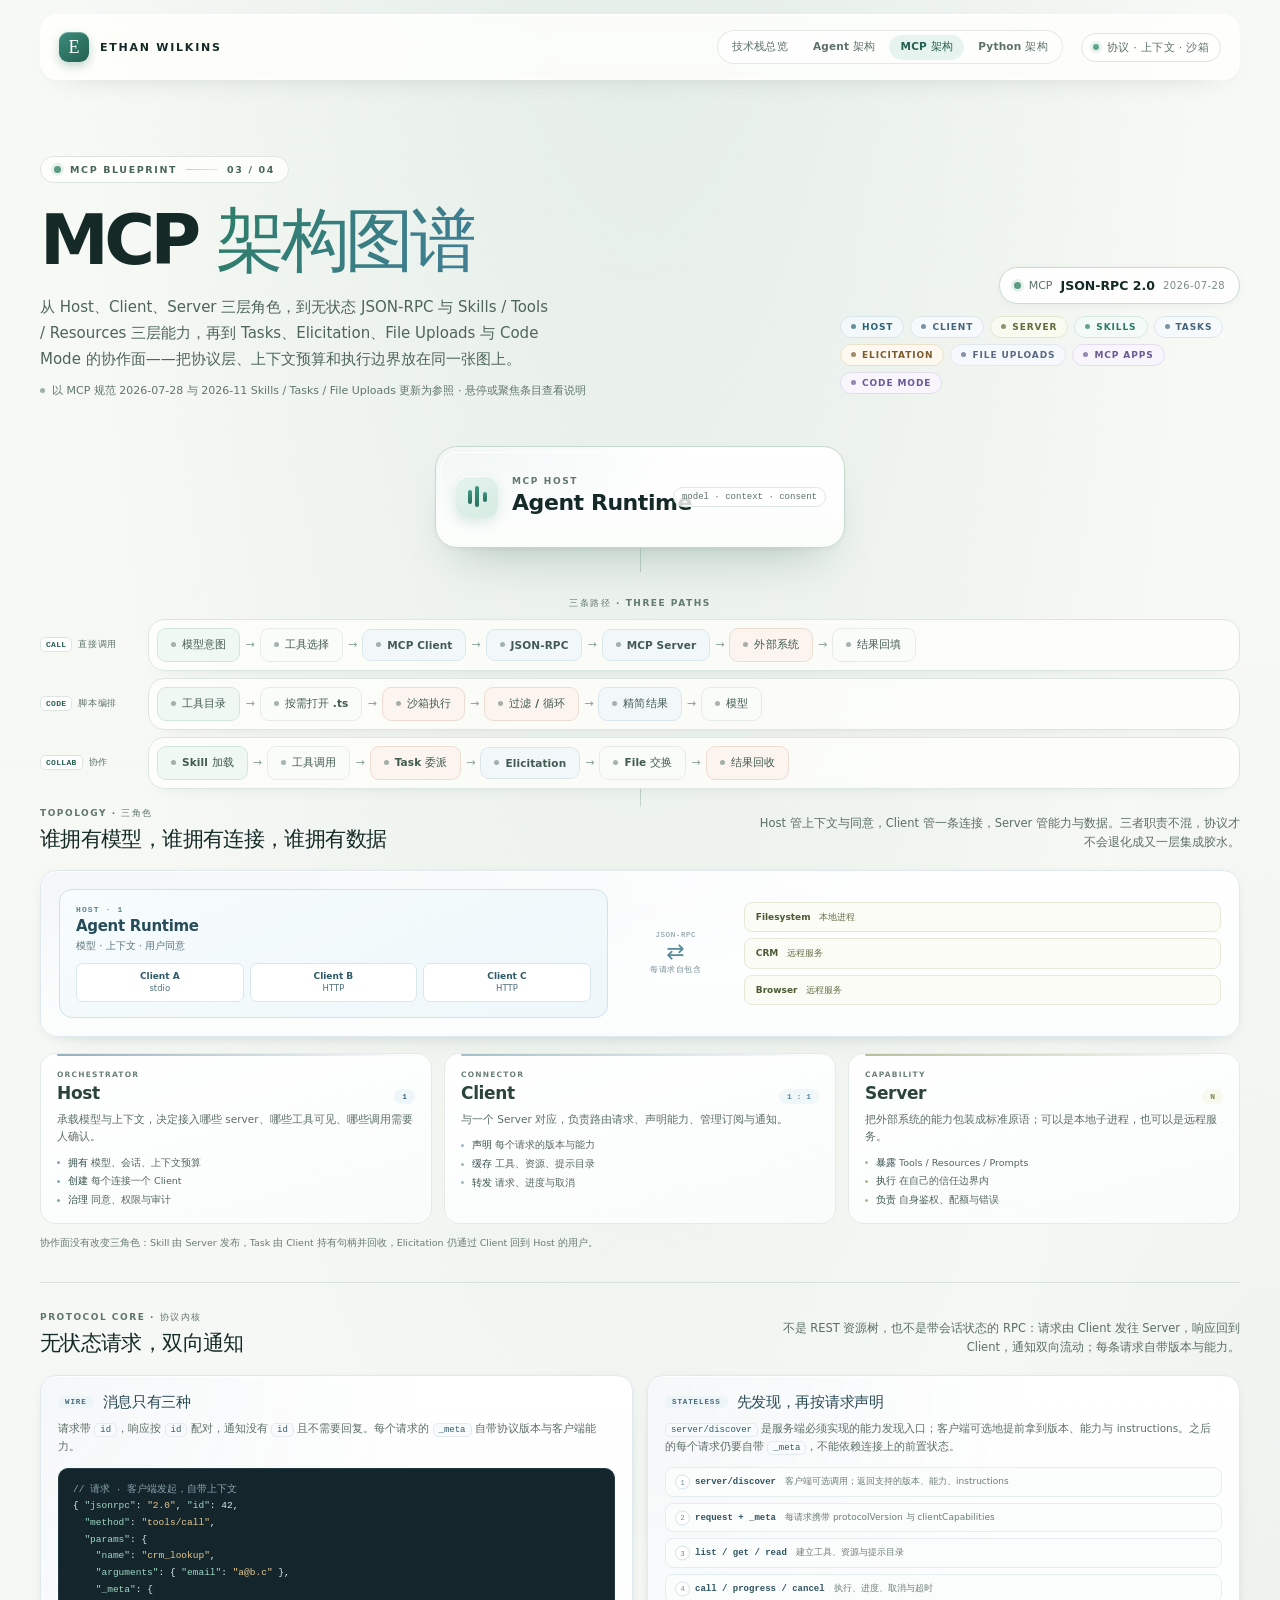
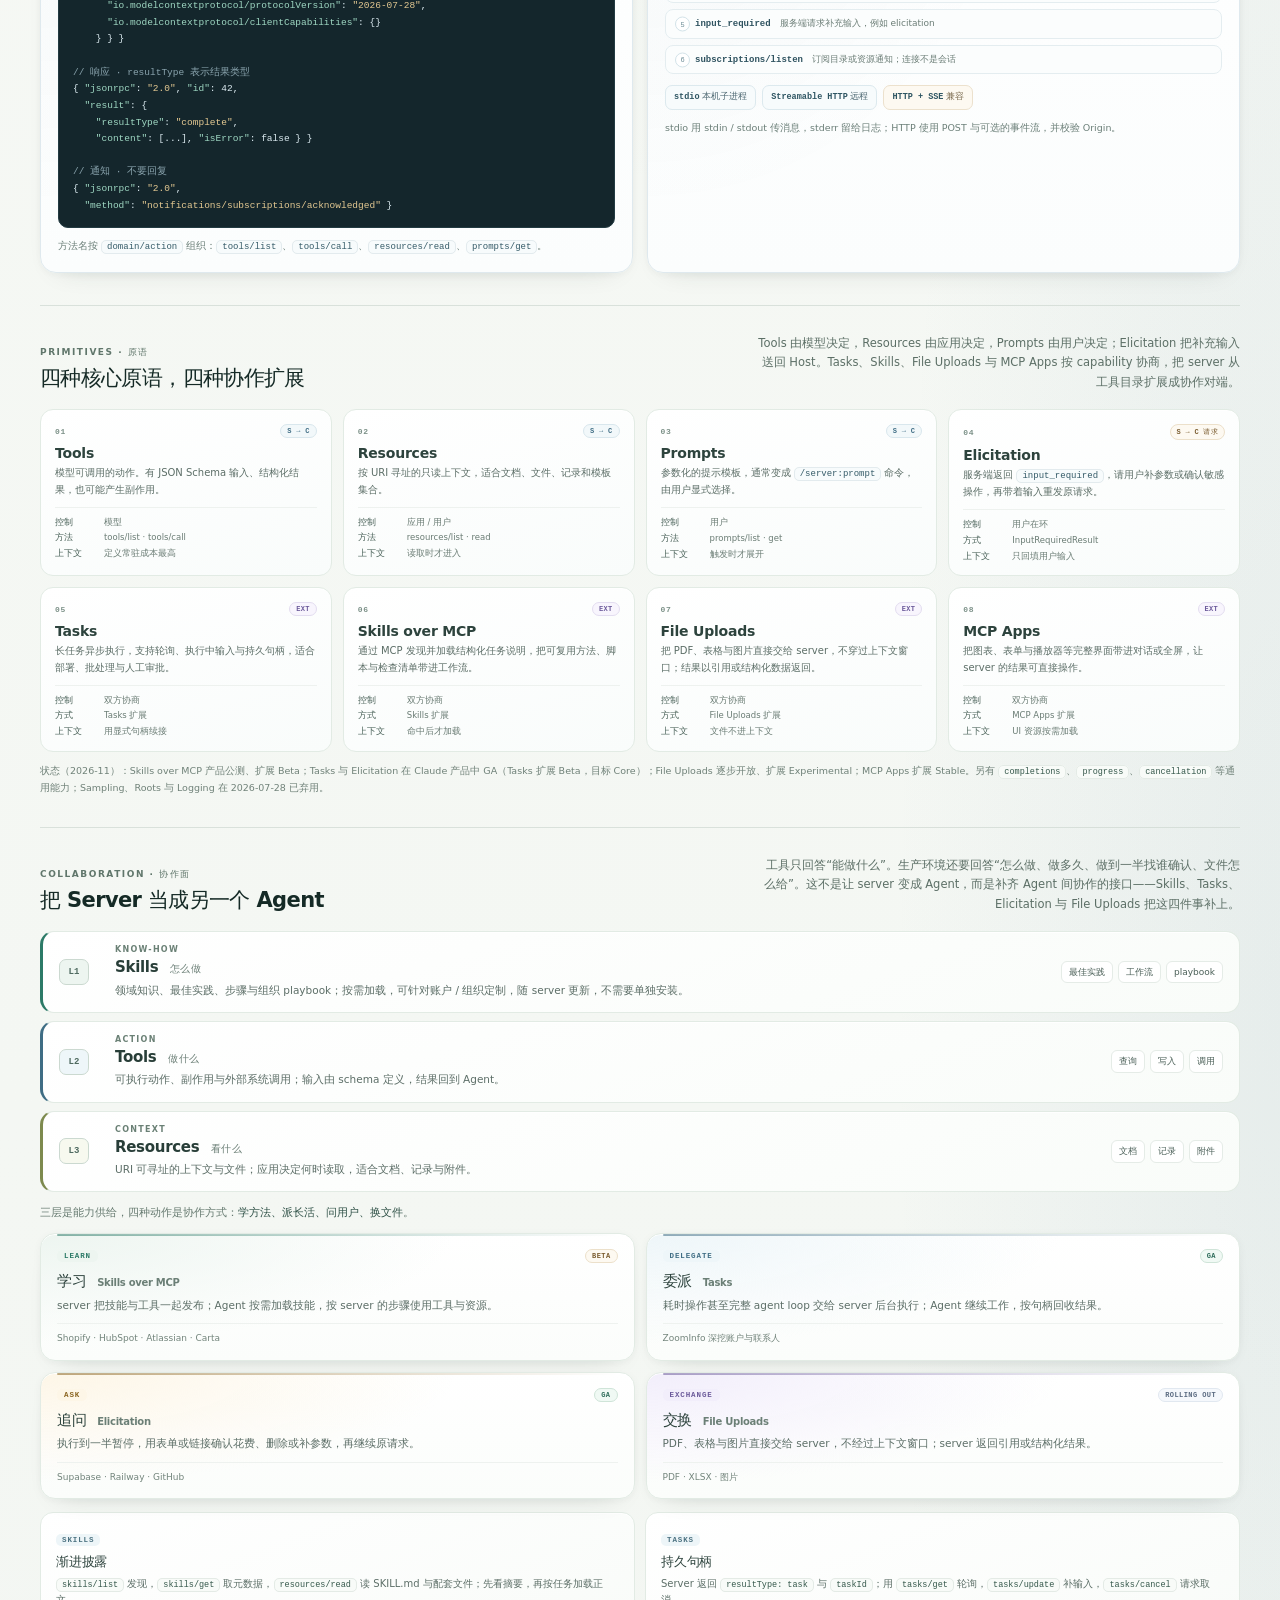
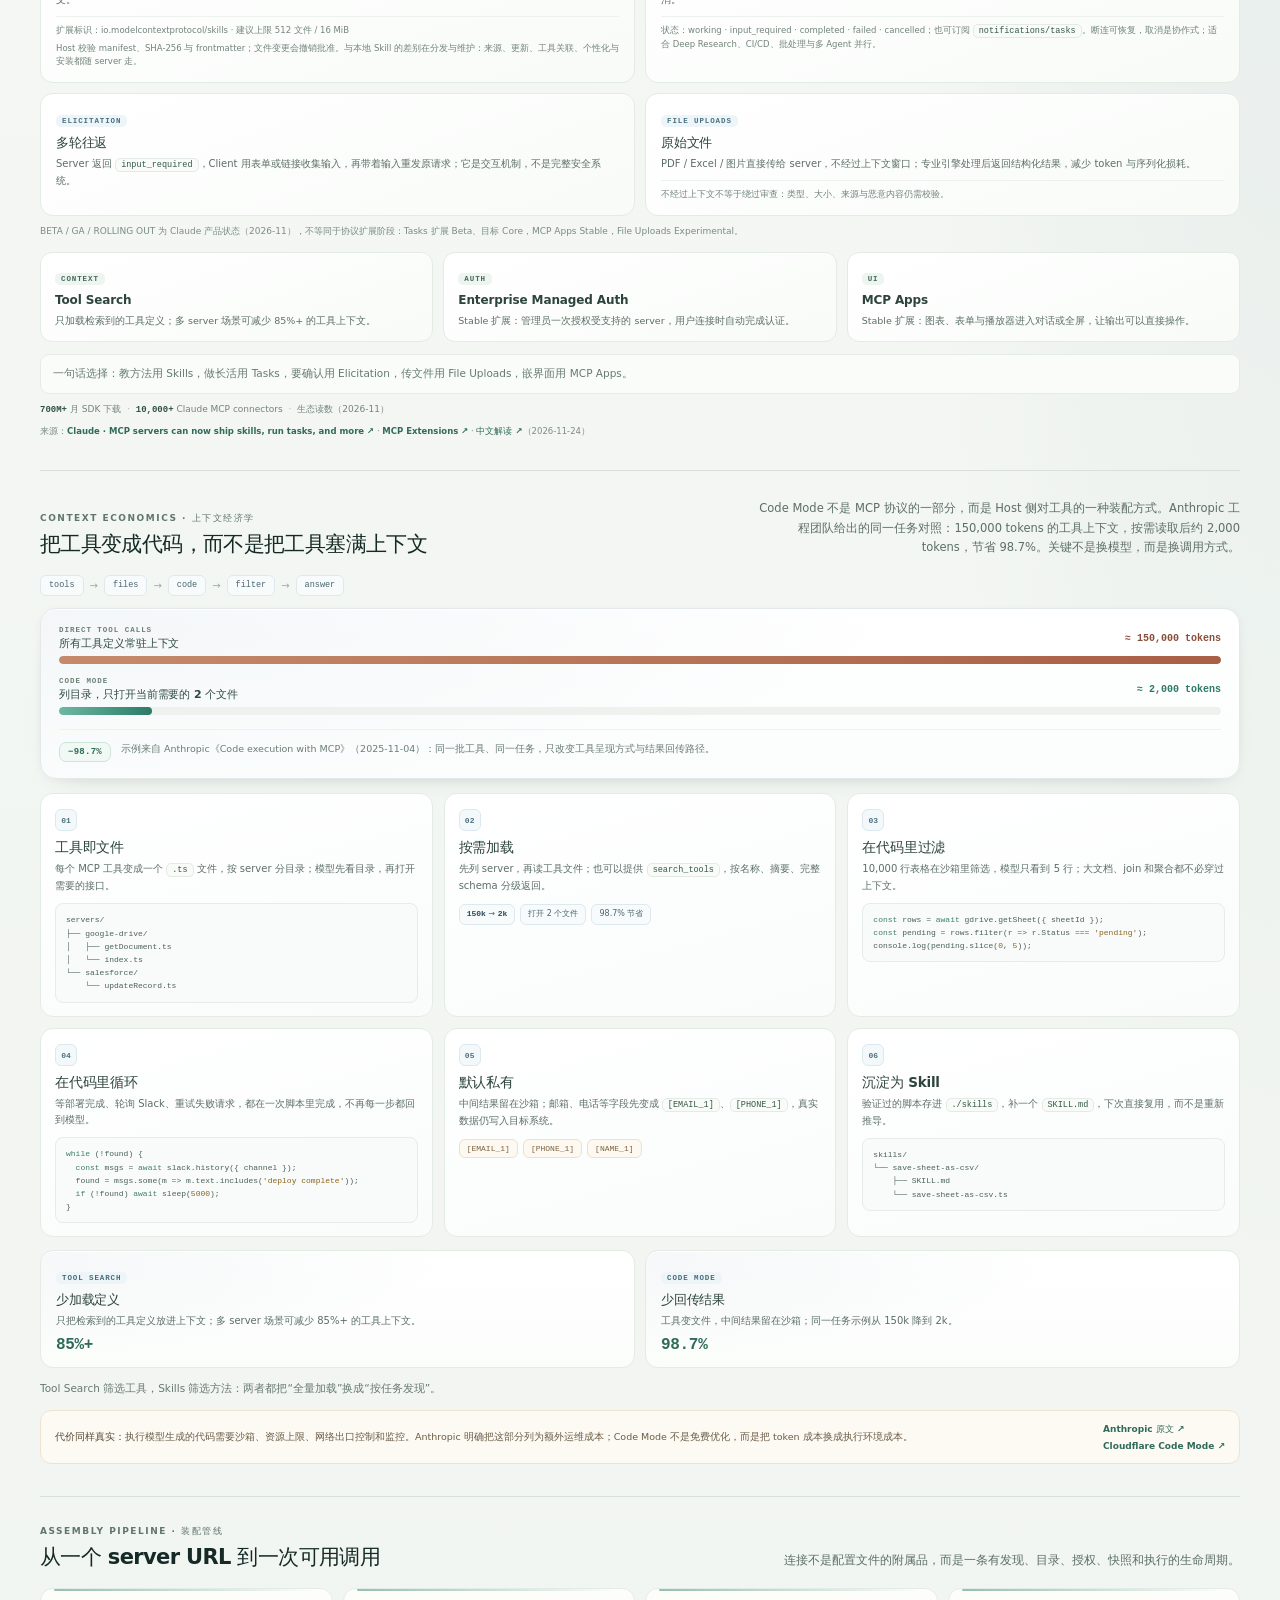
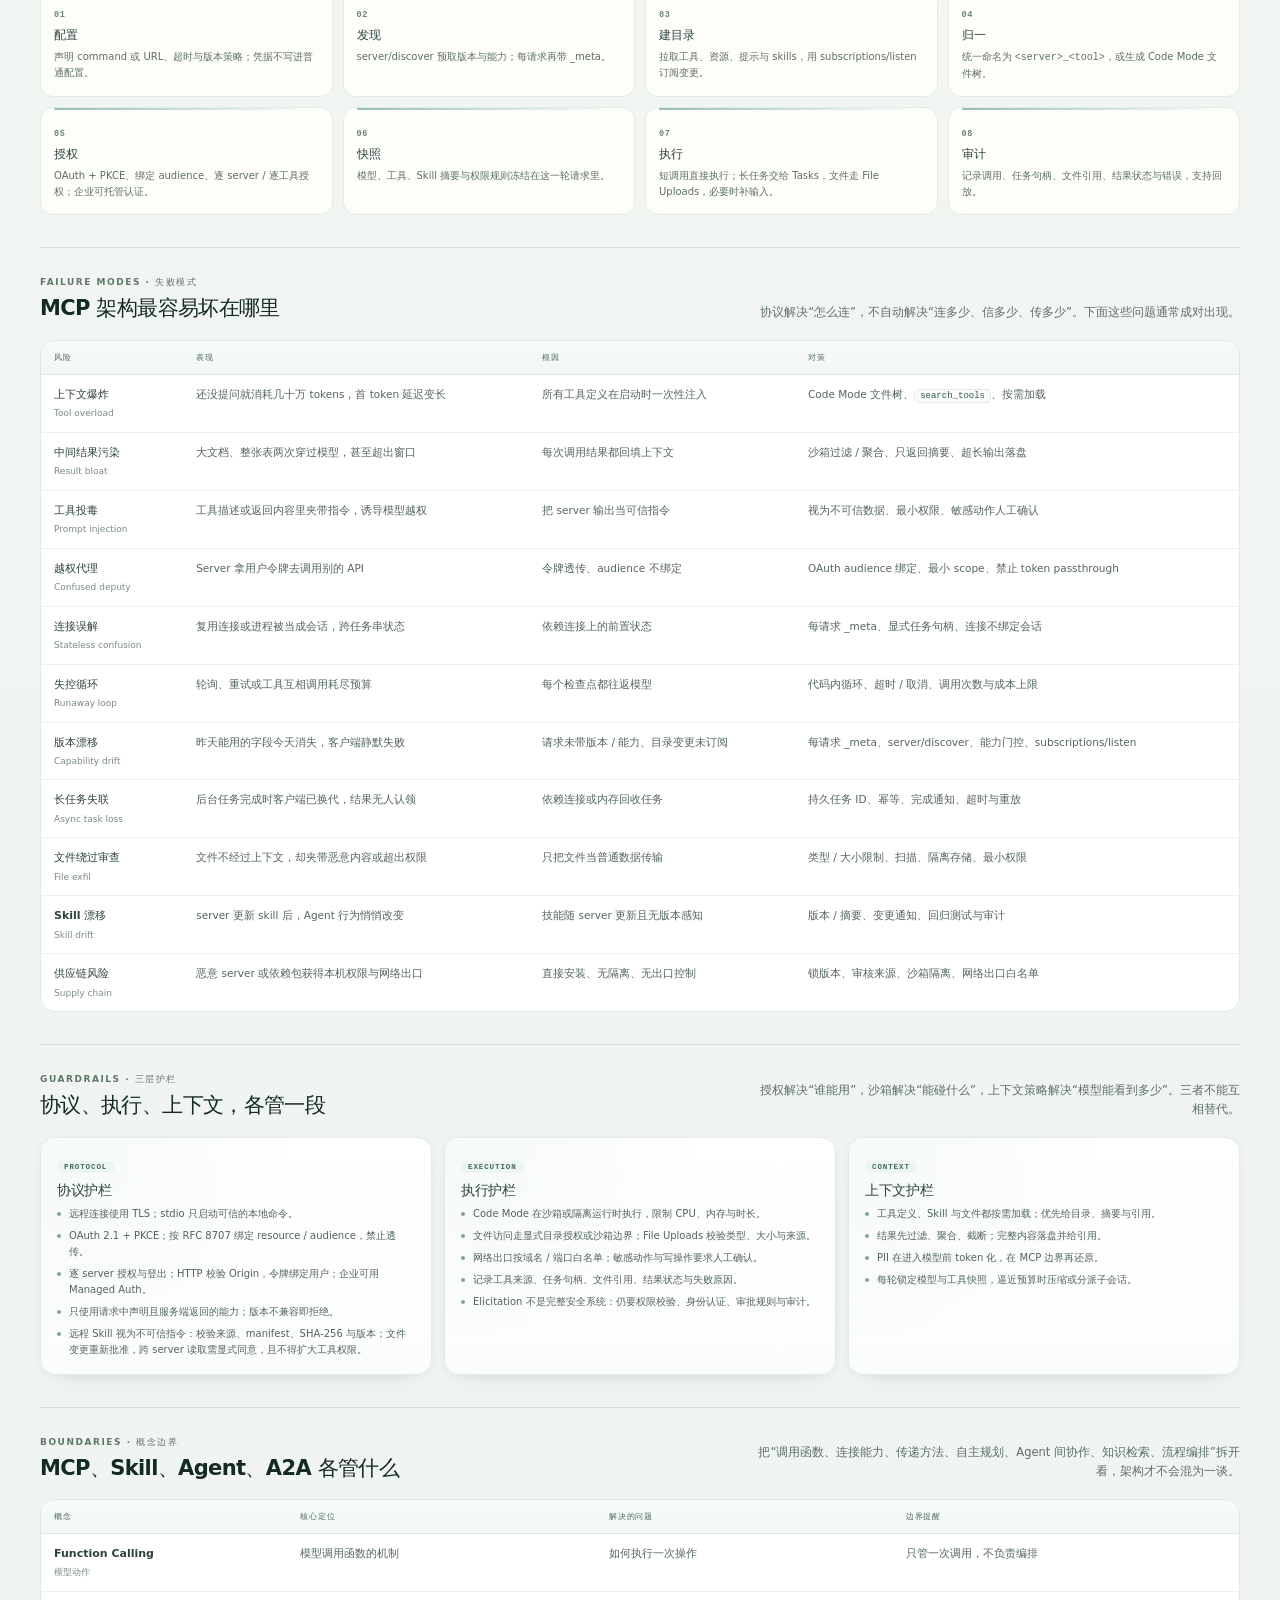
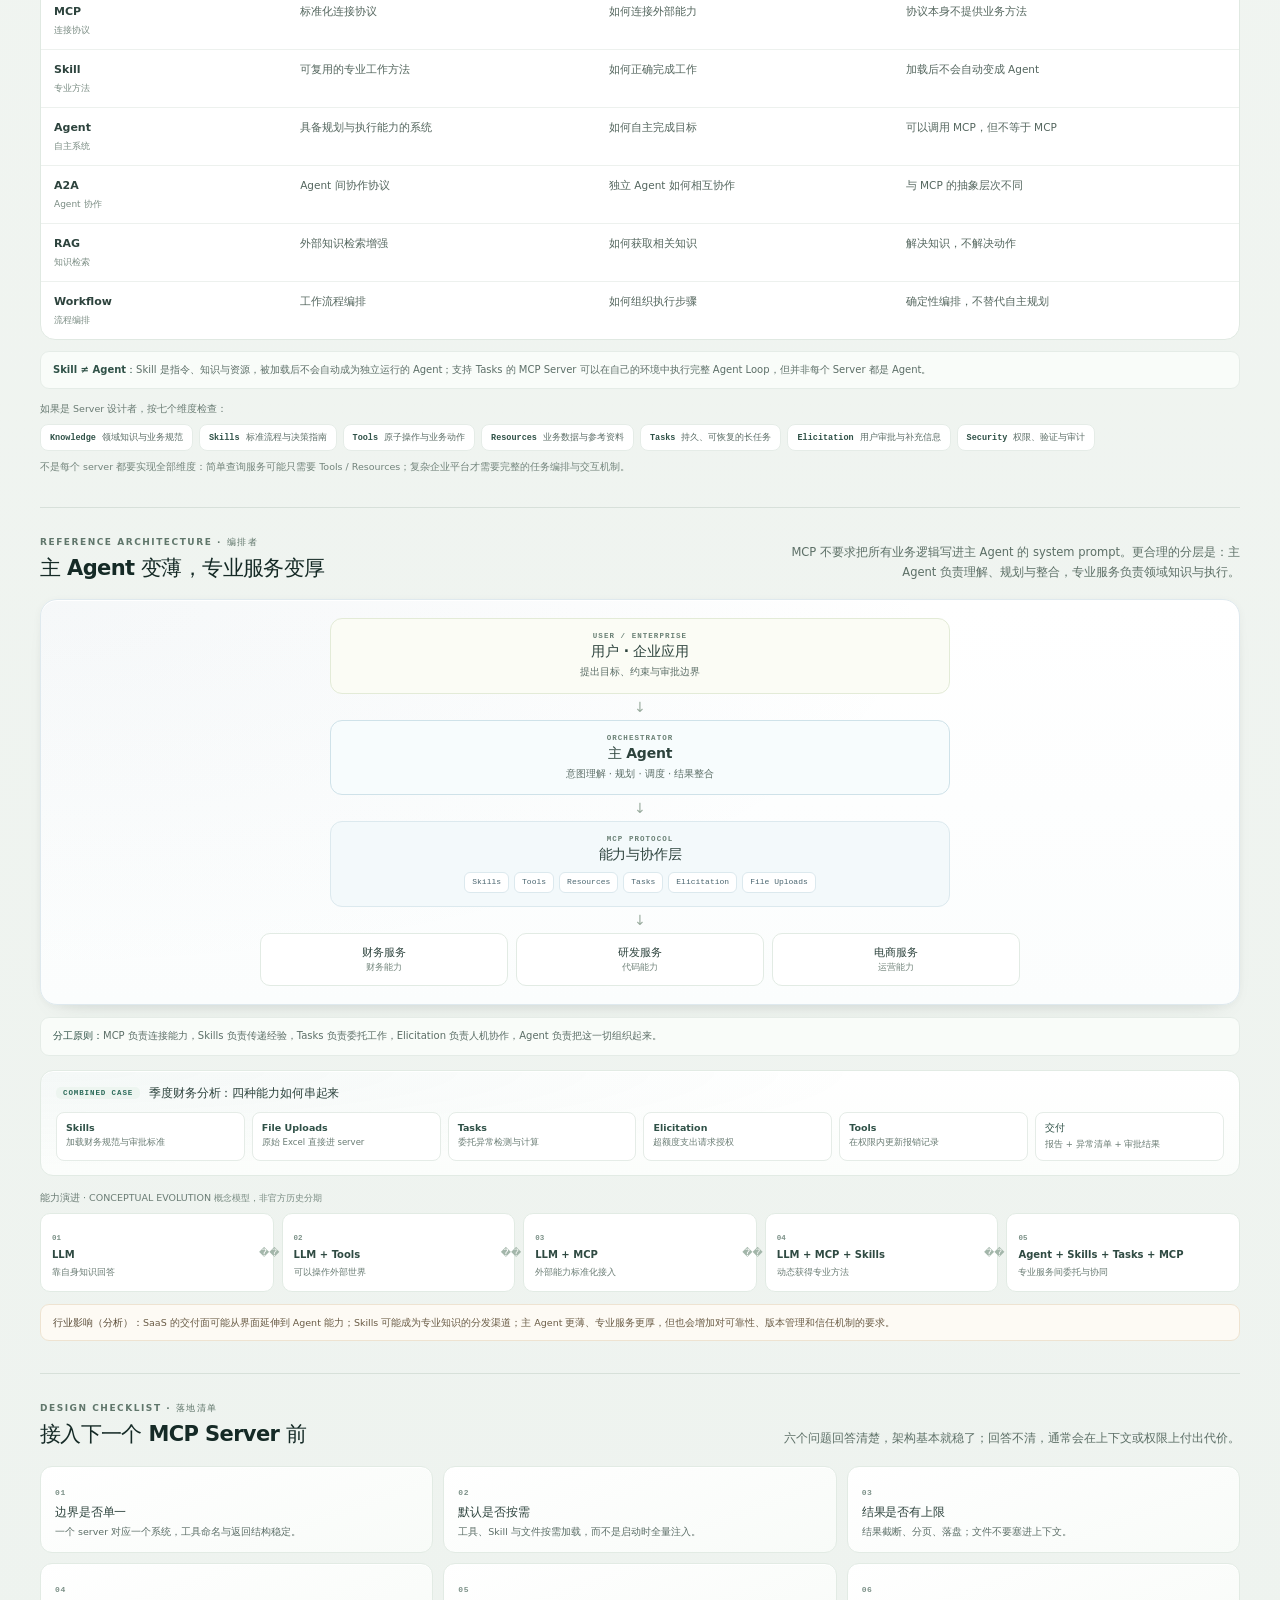
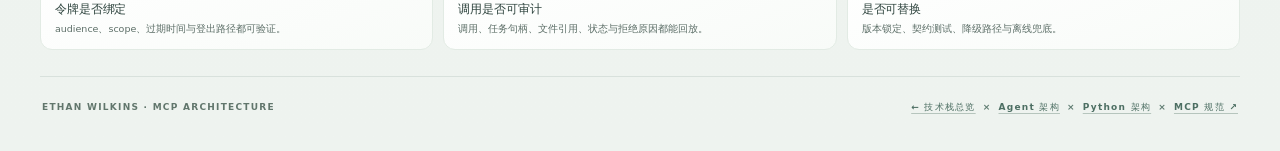
<file: mcp.html>
<!doctype html>
<html lang="zh-CN">
  <head>
    <meta charset="utf-8">
    <meta name="viewport" content="width=device-width, initial-scale=1">
    <meta name="theme-color" content="#f5f7f2">
    <meta name="description" content="MCP 架构图谱：从 Host、Client、Server 三层角色与无状态 JSON-RPC，到 Skills / Tools / Resources 三层能力、Tasks / Elicitation / File Uploads 协作面，再到 Code Mode 上下文经济学。">
    <title>MCP 架构图谱 · 协议、协作面与 Code Mode</title>
    <link rel="stylesheet" href="styles.css">
    <link rel="stylesheet" href="mcp.css">
    <script src="tooltips.js" defer></script>
  </head>
  <body>
    <div class="page-shell">
      <header class="site-header">
        <a class="brand" href="index.html" aria-label="Ethan Wilkins 技术栈首页">
          <span class="brand-mark" aria-hidden="true">E</span>
          <span>ETHAN WILKINS</span>
        </a>
        <nav class="header-nav" aria-label="页面导航">
          <a class="header-link" href="index.html">技术栈总览</a>
          <a class="header-link" href="agent.html">Agent 架构</a>
          <a class="header-link is-current" href="mcp.html" aria-current="page">MCP 架构</a>
          <a class="header-link" href="python.html">Python 架构</a>
        </nav>
        <span class="header-note"><span class="header-pulse" aria-hidden="true"></span>协议 · 上下文 · 沙箱</span>
      </header>

      <main id="top">
        <section class="intro" aria-labelledby="page-title">
          <p class="eyebrow"><span class="eyebrow-dot"></span> MCP BLUEPRINT <span class="eyebrow-line"></span> 03 / 04</p>
          <div class="intro-row">
            <div class="intro-main">
              <h1 id="page-title">MCP <span>架构图谱</span></h1>
              <p class="intro-copy">从 Host、Client、Server 三层角色，到无状态 JSON-RPC 与 Skills / Tools / Resources 三层能力，再到 Tasks、Elicitation、File Uploads 与 Code Mode 的协作面——把协议层、上下文预算和执行边界放在同一张图上。</p>
              <p class="version-note">以 MCP 规范 2026-07-28 与 2026-11 Skills / Tasks / File Uploads 更新为参照 · 悬停或聚焦条目查看说明</p>
            </div>
            <div class="intro-aside">
              <div class="version-pill"><span class="status-dot"></span> MCP <strong>JSON-RPC 2.0</strong> <span>2026-07-28</span></div>
              <div class="stack-chips" aria-label="MCP 架构能力标签">
                <span class="stack-chip chip-host">Host</span>
                <span class="stack-chip chip-client">Client</span>
                <span class="stack-chip chip-server">Server</span>
                <span class="stack-chip chip-skills">Skills</span>
                <span class="stack-chip chip-tasks">Tasks</span>
                <span class="stack-chip chip-elicitation">Elicitation</span>
                <span class="stack-chip chip-files">File Uploads</span>
                <span class="stack-chip chip-apps">MCP Apps</span>
                <span class="stack-chip chip-code">Code Mode</span>
              </div>
            </div>
          </div>
        </section>

        <section class="architecture" aria-label="MCP 架构总览">
          <div class="root-node">
            <span class="root-symbol" aria-hidden="true"><i></i><i></i><i></i></span>
            <span class="root-label">MCP HOST</span>
            <strong>Agent Runtime</strong>
            <span class="root-version">model · context · consent</span>
          </div>
          <div class="trunk" aria-hidden="true"></div>

          <p class="flow-caption">三条路径 · THREE PATHS</p>
          <div class="flow-paths">
            <div class="flow-path">
              <span class="flow-path-label"><b>CALL</b> 直接调用</span>
              <div class="flow-ribbon" aria-label="MCP 直接工具调用路径">
                <span class="flow-step flow-ui">模型意图</span>
                <span class="flow-link" aria-hidden="true">→</span>
                <span class="flow-step">工具选择</span>
                <span class="flow-link" aria-hidden="true">→</span>
                <span class="flow-step flow-mcp">MCP Client</span>
                <span class="flow-link" aria-hidden="true">→</span>
                <span class="flow-step flow-mcp">JSON-RPC</span>
                <span class="flow-link" aria-hidden="true">→</span>
                <span class="flow-step flow-mcp">MCP Server</span>
                <span class="flow-link" aria-hidden="true">→</span>
                <span class="flow-step flow-core">外部系统</span>
                <span class="flow-link" aria-hidden="true">→</span>
                <span class="flow-step">结果回填</span>
              </div>
            </div>
            <div class="flow-path">
              <span class="flow-path-label"><b>CODE</b> 脚本编排</span>
              <div class="flow-ribbon" aria-label="MCP Code Mode 路径">
                <span class="flow-step flow-ui">工具目录</span>
                <span class="flow-link" aria-hidden="true">→</span>
                <span class="flow-step">按需打开 .ts</span>
                <span class="flow-link" aria-hidden="true">→</span>
                <span class="flow-step flow-core">沙箱执行</span>
                <span class="flow-link" aria-hidden="true">→</span>
                <span class="flow-step flow-core">过滤 / 循环</span>
                <span class="flow-link" aria-hidden="true">→</span>
                <span class="flow-step flow-mcp">精简结果</span>
                <span class="flow-link" aria-hidden="true">→</span>
                <span class="flow-step">模型</span>
              </div>
            </div>
            <div class="flow-path">
              <span class="flow-path-label"><b>COLLAB</b> 协作</span>
              <div class="flow-ribbon" aria-label="MCP 协作路径">
                <span class="flow-step flow-ui">Skill 加载</span>
                <span class="flow-link" aria-hidden="true">→</span>
                <span class="flow-step">工具调用</span>
                <span class="flow-link" aria-hidden="true">→</span>
                <span class="flow-step flow-core">Task 委派</span>
                <span class="flow-link" aria-hidden="true">→</span>
                <span class="flow-step flow-mcp">Elicitation</span>
                <span class="flow-link" aria-hidden="true">→</span>
                <span class="flow-step">File 交换</span>
                <span class="flow-link" aria-hidden="true">→</span>
                <span class="flow-step flow-core">结果回收</span>
              </div>
            </div>
          </div>

          <div class="trunk trunk-lower" aria-hidden="true"></div>

          <section class="section-block" aria-labelledby="roles-title" style="margin-top: 0; padding-top: 0; border-top: 0;">
            <div class="section-head">
              <div>
                <p class="section-kicker">TOPOLOGY · 三角色</p>
                <h2 id="roles-title">谁拥有模型，谁拥有连接，谁拥有数据</h2>
              </div>
              <p class="section-intro">Host 管上下文与同意，Client 管一条连接，Server 管能力与数据。三者职责不混，协议才不会退化成又一层集成胶水。</p>
            </div>

            <div class="topology" role="img" aria-label="一个 Host 持有多个 Client，每个 Client 对应一个 Server，请求逐条自包含">
              <div class="topo-host">
                <span class="topo-label">HOST · 1</span>
                <strong>Agent Runtime</strong>
                <p>模型 · 上下文 · 用户同意</p>
                <div class="topo-clients">
                  <span class="topo-client"><b>Client A</b> stdio</span>
                  <span class="topo-client"><b>Client B</b> HTTP</span>
                  <span class="topo-client"><b>Client C</b> HTTP</span>
                </div>
              </div>
              <div class="topo-link">
                <span>JSON-RPC</span>
                <b aria-hidden="true">⇄</b>
                <span>每请求自包含</span>
              </div>
              <div class="topo-servers">
                <span class="topo-server"><b>Filesystem</b> 本地进程</span>
                <span class="topo-server"><b>CRM</b> 远程服务</span>
                <span class="topo-server"><b>Browser</b> 远程服务</span>
              </div>
            </div>

            <div class="role-grid">
              <article class="role-card role-host tech-tip" tabindex="0" data-tip="Host 是承载模型的应用：它决定会话上下文、可见工具、用户同意和审计，并为一个 server 创建一个 client。">
                <span class="role-kicker">ORCHESTRATOR</span>
                <div class="role-head"><h3>Host</h3><span class="role-count">1</span></div>
                <p>承载模型与上下文，决定接入哪些 server、哪些工具可见、哪些调用需要人确认。</p>
                <ul class="role-list">
                  <li><b>拥有</b> 模型、会话、上下文预算</li>
                  <li><b>创建</b> 每个连接一个 Client</li>
                  <li><b>治理</b> 同意、权限与审计</li>
                </ul>
              </article>
              <article class="role-card role-client tech-tip" tabindex="0" data-tip="Client 是 Host 内部的连接器：与一个 Server 对应，每个请求都携带协议版本与客户端能力，并管理订阅与通知。">
                <span class="role-kicker">CONNECTOR</span>
                <div class="role-head"><h3>Client</h3><span class="role-count">1 : 1</span></div>
                <p>与一个 Server 对应，负责路由请求、声明能力、管理订阅与通知。</p>
                <ul class="role-list">
                  <li><b>声明</b> 每个请求的版本与能力</li>
                  <li><b>缓存</b> 工具、资源、提示目录</li>
                  <li><b>转发</b> 请求、进度与取消</li>
                </ul>
              </article>
              <article class="role-card role-server tech-tip" tabindex="0" data-tip="Server 暴露 Tools、Resources 与 Prompts，并把调用落到外部系统；它可以是本地子进程，也可以是远程 HTTP 服务。">
                <span class="role-kicker">CAPABILITY</span>
                <div class="role-head"><h3>Server</h3><span class="role-count">N</span></div>
                <p>把外部系统的能力包装成标准原语；可以是本地子进程，也可以是远程服务。</p>
                <ul class="role-list">
                  <li><b>暴露</b> Tools / Resources / Prompts</li>
                  <li><b>执行</b> 在自己的信任边界内</li>
                  <li><b>负责</b> 自身鉴权、配额与错误</li>
                </ul>
              </article>
            </div>
            <p class="role-note">协作面没有改变三角色：Skill 由 Server 发布，Task 由 Client 持有句柄并回收，Elicitation 仍通过 Client 回到 Host 的用户。</p>
          </section>

          <section class="section-block" aria-labelledby="protocol-title">
            <div class="section-head">
              <div>
                <p class="section-kicker">PROTOCOL CORE · 协议内核</p>
                <h2 id="protocol-title">无状态请求，双向通知</h2>
              </div>
              <p class="section-intro">不是 REST 资源树，也不是带会话状态的 RPC：请求由 Client 发往 Server，响应回到 Client，通知双向流动；每条请求自带版本与能力。</p>
            </div>

            <div class="protocol-grid">
              <article class="mcp-panel">
                <div class="panel-head">
                  <span class="panel-tag">WIRE</span>
                  <h3>消息只有三种</h3>
                </div>
                <p>请求带 <code>id</code>，响应按 <code>id</code> 配对，通知没有 <code>id</code> 且不需要回复。每个请求的 <code>_meta</code> 自带协议版本与客户端能力。</p>
                <pre class="mcp-code"><span class="c">// 请求 · 客户端发起，自带上下文</span>
{ <span class="k">"jsonrpc"</span>: <span class="s">"2.0"</span>, <span class="k">"id"</span>: 42,
  <span class="k">"method"</span>: <span class="s">"tools/call"</span>,
  <span class="k">"params"</span>: {
    <span class="k">"name"</span>: <span class="s">"crm_lookup"</span>,
    <span class="k">"arguments"</span>: { <span class="k">"email"</span>: <span class="s">"a@b.c"</span> },
    <span class="k">"_meta"</span>: {
      <span class="k">"io.modelcontextprotocol/protocolVersion"</span>: <span class="s">"2026-07-28"</span>,
      <span class="k">"io.modelcontextprotocol/clientCapabilities"</span>: {}
    } } }

<span class="c">// 响应 · resultType 表示结果类型</span>
{ <span class="k">"jsonrpc"</span>: <span class="s">"2.0"</span>, <span class="k">"id"</span>: 42,
  <span class="k">"result"</span>: {
    <span class="k">"resultType"</span>: <span class="s">"complete"</span>,
    <span class="k">"content"</span>: [...], <span class="k">"isError"</span>: false } }

<span class="c">// 通知 · 不要回复</span>
{ <span class="k">"jsonrpc"</span>: <span class="s">"2.0"</span>,
  <span class="k">"method"</span>: <span class="s">"notifications/subscriptions/acknowledged"</span> }</pre>
                <p class="panel-note">方法名按 <code>domain/action</code> 组织：<code>tools/list</code>、<code>tools/call</code>、<code>resources/read</code>、<code>prompts/get</code>。</p>
              </article>

              <article class="mcp-panel">
                <div class="panel-head">
                  <span class="panel-tag">STATELESS</span>
                  <h3>先发现，再按请求声明</h3>
                </div>
                <p><code>server/discover</code> 是服务端必须实现的能力发现入口；客户端可选地提前拿到版本、能力与 instructions。之后的每个请求仍要自带 <code>_meta</code>，不能依赖连接上的前置状态。</p>
                <ol class="lifecycle-list">
                  <li><b>server/discover</b><span>客户端可选调用；返回支持的版本、能力、instructions</span></li>
                  <li><b>request + _meta</b><span>每请求携带 protocolVersion 与 clientCapabilities</span></li>
                  <li><b>list / get / read</b><span>建立工具、资源与提示目录</span></li>
                  <li><b>call / progress / cancel</b><span>执行、进度、取消与超时</span></li>
                  <li><b>input_required</b><span>服务端请求补充输入，例如 elicitation</span></li>
                  <li><b>subscriptions/listen</b><span>订阅目录或资源通知；连接不是会话</span></li>
                </ol>
                <div class="transport-row">
                  <span class="transport-chip"><b>stdio</b> 本机子进程</span>
                  <span class="transport-chip"><b>Streamable HTTP</b> 远程</span>
                  <span class="transport-chip is-legacy"><b>HTTP + SSE</b> 兼容</span>
                </div>
                <p class="panel-note">stdio 用 stdin / stdout 传消息，stderr 留给日志；HTTP 使用 POST 与可选的事件流，并校验 Origin。</p>
              </article>
            </div>
          </section>

          <section class="section-block" aria-labelledby="primitives-title">
            <div class="section-head">
              <div>
                <p class="section-kicker">PRIMITIVES · 原语</p>
                <h2 id="primitives-title">四种核心原语，四种协作扩展</h2>
              </div>
              <p class="section-intro">Tools 由模型决定，Resources 由应用决定，Prompts 由用户决定；Elicitation 把补充输入送回 Host。Tasks、Skills、File Uploads 与 MCP Apps 按 capability 协商，把 server 从工具目录扩展成协作对端。</p>
            </div>

            <div class="primitive-grid">
              <article class="primitive-card tech-tip" tabindex="0" data-tip="Tools 是模型可调用的动作，通常有输入 schema 与副作用；工具定义会占用上下文，是 Code Mode 要解决的主要成本。">
                <div class="primitive-head">
                  <span class="primitive-index">01</span>
                  <span class="dir-badge dir-server">S → C</span>
                </div>
                <h3>Tools</h3>
                <p>模型可调用的动作。有 JSON Schema 输入、结构化结果，也可能产生副作用。</p>
                <ul class="primitive-meta">
                  <li><b>控制</b> 模型</li>
                  <li><b>方法</b> tools/list · tools/call</li>
                  <li><b>上下文</b> 定义常驻成本最高</li>
                </ul>
              </article>

              <article class="primitive-card tech-tip" tabindex="0" data-tip="Resources 是 URI 可寻址的只读上下文，由应用决定何时读取；支持模板、订阅和变更通知。">
                <div class="primitive-head">
                  <span class="primitive-index">02</span>
                  <span class="dir-badge dir-server">S → C</span>
                </div>
                <h3>Resources</h3>
                <p>按 URI 寻址的只读上下文，适合文档、文件、记录和模板集合。</p>
                <ul class="primitive-meta">
                  <li><b>控制</b> 应用 / 用户</li>
                  <li><b>方法</b> resources/list · read</li>
                  <li><b>上下文</b> 读取时才进入</li>
                </ul>
              </article>

              <article class="primitive-card tech-tip" tabindex="0" data-tip="Prompts 是可复用提示模板，通常注册成斜杠命令，由用户显式触发，而不是模型自行决定。">
                <div class="primitive-head">
                  <span class="primitive-index">03</span>
                  <span class="dir-badge dir-server">S → C</span>
                </div>
                <h3>Prompts</h3>
                <p>参数化的提示模板，通常变成 <code>/server:prompt</code> 命令，由用户显式选择。</p>
                <ul class="primitive-meta">
                  <li><b>控制</b> 用户</li>
                  <li><b>方法</b> prompts/list · get</li>
                  <li><b>上下文</b> 触发时才展开</li>
                </ul>
              </article>

              <article class="primitive-card tech-tip" tabindex="0" data-tip="Elicitation 让 Server 在请求过程中向用户发起结构化输入请求，适合补参数或确认敏感操作；它通过 InputRequiredResult 表达。">
                <div class="primitive-head">
                  <span class="primitive-index">04</span>
                  <span class="dir-badge dir-client">S → C 请求</span>
                </div>
                <h3>Elicitation</h3>
                <p>服务端返回 <code>input_required</code>，请用户补参数或确认敏感操作，再带着输入重发原请求。</p>
                <ul class="primitive-meta">
                  <li><b>控制</b> 用户在环</li>
                  <li><b>方式</b> InputRequiredResult</li>
                  <li><b>上下文</b> 只回填用户输入</li>
                </ul>
              </article>

              <article class="primitive-card tech-tip" tabindex="0" data-tip="Tasks 是 2026-07-28 的扩展：长任务异步执行，支持轮询、执行中输入与持久句柄，适合跨请求的部署、批处理与审批流程。">
                <div class="primitive-head">
                  <span class="primitive-index">05</span>
                  <span class="dir-badge dir-ext">EXT</span>
                </div>
                <h3>Tasks</h3>
                <p>长任务异步执行，支持轮询、执行中输入与持久句柄，适合部署、批处理与人工审批。</p>
                <ul class="primitive-meta">
                  <li><b>控制</b> 双方协商</li>
                  <li><b>方式</b> Tasks 扩展</li>
                  <li><b>上下文</b> 用显式句柄续接</li>
                </ul>
              </article>

              <article class="primitive-card tech-tip" tabindex="0" data-tip="Skills over MCP 把结构化任务说明通过 MCP 发现和加载，让 Agent 按需获得方法、脚本与检查清单，而不是常驻上下文。">
                <div class="primitive-head">
                  <span class="primitive-index">06</span>
                  <span class="dir-badge dir-ext">EXT</span>
                </div>
                <h3>Skills over MCP</h3>
                <p>通过 MCP 发现并加载结构化任务说明，把可复用方法、脚本与检查清单带进工作流。</p>
                <ul class="primitive-meta">
                  <li><b>控制</b> 双方协商</li>
                  <li><b>方式</b> Skills 扩展</li>
                  <li><b>上下文</b> 命中后才加载</li>
                </ul>
              </article>

              <article class="primitive-card tech-tip" tabindex="0" data-tip="File Uploads 让 PDF、表格和图片直接交给 Server，不经过模型上下文；Server 返回文件引用或结构化结果。">
                <div class="primitive-head">
                  <span class="primitive-index">07</span>
                  <span class="dir-badge dir-ext">EXT</span>
                </div>
                <h3>File Uploads</h3>
                <p>把 PDF、表格与图片直接交给 server，不穿过上下文窗口；结果以引用或结构化数据返回。</p>
                <ul class="primitive-meta">
                  <li><b>控制</b> 双方协商</li>
                  <li><b>方式</b> File Uploads 扩展</li>
                  <li><b>上下文</b> 文件不进上下文</li>
                </ul>
              </article>

              <article class="primitive-card tech-tip" tabindex="0" data-tip="MCP Apps 把完整界面嵌进对话或全屏，让 Server 输出图表、表单、播放器与交互面板，而不只是一段文本。">
                <div class="primitive-head">
                  <span class="primitive-index">08</span>
                  <span class="dir-badge dir-ext">EXT</span>
                </div>
                <h3>MCP Apps</h3>
                <p>把图表、表单与播放器等完整界面带进对话或全屏，让 server 的结果可直接操作。</p>
                <ul class="primitive-meta">
                  <li><b>控制</b> 双方协商</li>
                  <li><b>方式</b> MCP Apps 扩展</li>
                  <li><b>上下文</b> UI 资源按需加载</li>
                </ul>
              </article>
            </div>

            <p class="primitive-footnote">状态（2026-11）：Skills over MCP 产品公测、扩展 Beta；Tasks 与 Elicitation 在 Claude 产品中 GA（Tasks 扩展 Beta，目标 Core）；File Uploads 逐步开放、扩展 Experimental；MCP Apps 扩展 Stable。另有 <code>completions</code>、<code>progress</code>、<code>cancellation</code> 等通用能力；Sampling、Roots 与 Logging 在 2026-07-28 已弃用。</p>
          </section>

          <section class="section-block" aria-labelledby="collab-title">
            <div class="section-head">
              <div>
                <p class="section-kicker">COLLABORATION · 协作面</p>
                <h2 id="collab-title">把 Server 当成另一个 Agent</h2>
              </div>
              <p class="section-intro">工具只回答“能做什么”。生产环境还要回答“怎么做、做多久、做到一半找谁确认、文件怎么给”。这不是让 server 变成 Agent，而是补齐 Agent 间协作的接口——Skills、Tasks、Elicitation 与 File Uploads 把这四件事补上。</p>
            </div>

            <div class="cap-stack">
              <article class="cap-layer cap-skills tech-tip" tabindex="0" data-tip="Skills 是领域知识与工作流：最佳实践、步骤、组织 playbook。它随 server 发布，命中任务才加载，不需要用户单独安装。">
                <span class="cap-index">L1</span>
                <div class="cap-info">
                  <span class="cap-kicker">KNOW-HOW</span>
                  <h3>Skills <span>怎么做</span></h3>
                  <p>领域知识、最佳实践、步骤与组织 playbook；按需加载，可针对账户 / 组织定制，随 server 更新，不需要单独安装。</p>
                </div>
                <ul class="cap-tags">
                  <li>最佳实践</li>
                  <li>工作流</li>
                  <li>playbook</li>
                </ul>
              </article>

              <article class="cap-layer cap-tools tech-tip" tabindex="0" data-tip="Tools 是 Server 暴露的动作：查询、写入、调用外部 API。它们回答“能做什么”，也是权限与审计的主要对象。">
                <span class="cap-index">L2</span>
                <div class="cap-info">
                  <span class="cap-kicker">ACTION</span>
                  <h3>Tools <span>做什么</span></h3>
                  <p>可执行动作、副作用与外部系统调用；输入由 schema 定义，结果回到 Agent。</p>
                </div>
                <ul class="cap-tags">
                  <li>查询</li>
                  <li>写入</li>
                  <li>调用</li>
                </ul>
              </article>

              <article class="cap-layer cap-resources tech-tip" tabindex="0" data-tip="Resources 是 URI 可寻址的上下文：文档、记录、附件与模板。它们回答“看什么”，由应用决定何时读取。">
                <span class="cap-index">L3</span>
                <div class="cap-info">
                  <span class="cap-kicker">CONTEXT</span>
                  <h3>Resources <span>看什么</span></h3>
                  <p>URI 可寻址的上下文与文件；应用决定何时读取，适合文档、记录与附件。</p>
                </div>
                <ul class="cap-tags">
                  <li>文档</li>
                  <li>记录</li>
                  <li>附件</li>
                </ul>
              </article>
            </div>

            <p class="collab-caption">三层是能力供给，四种动作是协作方式：<b>学方法、派长活、问用户、换文件</b>。</p>

            <div class="move-grid">
              <article class="move-card move-learn tech-tip" tabindex="0" data-tip="Skills over MCP 让 Server 把技能与工具一起发布；客户端只在需要时加载技能，开发者不必再单独分发安装包。">
                <div class="move-head">
                  <span class="move-tag">LEARN</span>
                  <span class="move-status is-beta">BETA</span>
                </div>
                <h3>学习 <span>Skills over MCP</span></h3>
                <p>server 把技能与工具一起发布；Agent 按需加载技能，按 server 的步骤使用工具与资源。</p>
                <p class="move-example">Shopify · HubSpot · Atlassian · Carta</p>
              </article>

              <article class="move-card move-delegate tech-tip" tabindex="0" data-tip="Tasks 让 Server 在后台执行耗时操作，甚至完整 agent loop；Agent 继续工作，之后按持久句柄回收结果。">
                <div class="move-head">
                  <span class="move-tag">DELEGATE</span>
                  <span class="move-status is-ga">GA</span>
                </div>
                <h3>委派 <span>Tasks</span></h3>
                <p>耗时操作甚至完整 agent loop 交给 server 后台执行；Agent 继续工作，按句柄回收结果。</p>
                <p class="move-example">ZoomInfo 深挖账户与联系人</p>
              </article>

              <article class="move-card move-ask tech-tip" tabindex="0" data-tip="Elicitation 让 Server 在调用中途暂停，通过表单或链接请用户确认敏感操作或补充参数，然后继续原请求。">
                <div class="move-head">
                  <span class="move-tag">ASK</span>
                  <span class="move-status is-ga">GA</span>
                </div>
                <h3>追问 <span>Elicitation</span></h3>
                <p>执行到一半暂停，用表单或链接确认花费、删除或补参数，再继续原请求。</p>
                <p class="move-example">Supabase · Railway · GitHub</p>
              </article>

              <article class="move-card move-exchange tech-tip" tabindex="0" data-tip="File Uploads 让 PDF、表格与图片直接交给 Server，不经过模型上下文；Server 返回文件引用或结构化结果。">
                <div class="move-head">
                  <span class="move-tag">EXCHANGE</span>
                  <span class="move-status is-roll">ROLLING OUT</span>
                </div>
                <h3>交换 <span>File Uploads</span></h3>
                <p>PDF、表格与图片直接交给 server，不经过上下文窗口；server 返回引用或结构化结果。</p>
                <p class="move-example">PDF · XLSX · 图片</p>
              </article>
            </div>

            <div class="detail-grid">
              <article class="detail-card">
                <span class="detail-tag">SKILLS</span>
                <h3>渐进披露</h3>
                <p><code>skills/list</code> 发现，<code>skills/get</code> 取元数据，<code>resources/read</code> 读 SKILL.md 与配套文件；先看摘要，再按任务加载正文。</p>
                <p class="detail-note">扩展标识：io.modelcontextprotocol/skills · 建议上限 512 文件 / 16 MiB</p>
                <p class="detail-note">Host 校验 manifest、SHA-256 与 frontmatter；文件变更会撤销批准。与本地 Skill 的差别在分发与维护：来源、更新、工具关联、个性化与安装都随 server 走。</p>
              </article>
              <article class="detail-card">
                <span class="detail-tag">TASKS</span>
                <h3>持久句柄</h3>
                <p>Server 返回 <code>resultType: task</code> 与 <code>taskId</code>；用 <code>tasks/get</code> 轮询，<code>tasks/update</code> 补输入，<code>tasks/cancel</code> 请求取消。</p>
                <p class="detail-note">状态：working · input_required · completed · failed · cancelled；也可订阅 <code>notifications/tasks</code>。断连可恢复，取消是协作式；适合 Deep Research、CI/CD、批处理与多 Agent 并行。</p>
              </article>
              <article class="detail-card">
                <span class="detail-tag">ELICITATION</span>
                <h3>多轮往返</h3>
                <p>Server 返回 <code>input_required</code>，Client 用表单或链接收集输入，再带着输入重发原请求；它是交互机制，不是完整安全系统。</p>
              </article>
              <article class="detail-card">
                <span class="detail-tag">FILE UPLOADS</span>
                <h3>原始文件</h3>
                <p>PDF / Excel / 图片直接传给 server，不经过上下文窗口；专业引擎处理后返回结构化结果，减少 token 与序列化损耗。</p>
                <p class="detail-note">不经过上下文不等于绕过审查：类型、大小、来源与恶意内容仍需校验。</p>
              </article>
            </div>

            <p class="collab-status-note">BETA / GA / ROLLING OUT 为 Claude 产品状态（2026-11），不等同于协议扩展阶段：Tasks 扩展 Beta、目标 Core，MCP Apps Stable，File Uploads Experimental。</p>

            <div class="platform-strip">
              <article class="platform-card">
                <span class="platform-tag">CONTEXT</span>
                <h3>Tool Search</h3>
                <p>只加载检索到的工具定义；多 server 场景可减少 85%+ 的工具上下文。</p>
              </article>
              <article class="platform-card">
                <span class="platform-tag">AUTH</span>
                <h3>Enterprise Managed Auth</h3>
                <p>Stable 扩展：管理员一次授权受支持的 server，用户连接时自动完成认证。</p>
              </article>
              <article class="platform-card">
                <span class="platform-tag">UI</span>
                <h3>MCP Apps</h3>
                <p>Stable 扩展：图表、表单与播放器进入对话或全屏，让输出可以直接操作。</p>
              </article>
            </div>

            <p class="collab-caption is-final">一句话选择：教方法用 Skills，做长活用 Tasks，要确认用 Elicitation，传文件用 File Uploads，嵌界面用 MCP Apps。</p>
            <p class="collab-stat"><b>700M+</b> 月 SDK 下载 <span>·</span> <b>10,000+</b> Claude MCP connectors <span>·</span> 生态读数（2026-11）</p>
            <p class="collab-sources">来源：<a href="https://claude.com/resources/articles/skills-over-mcp-tasks-and-more" target="_blank" rel="noopener noreferrer">Claude · MCP servers can now ship skills, run tasks, and more ↗</a> <span>·</span> <a href="https://modelcontextprotocol.io/extensions/overview" target="_blank" rel="noopener noreferrer">MCP Extensions ↗</a> <span>·</span> <a href="https://mp.weixin.qq.com/s/h_LvXURK1dvdoXornMPFDw" target="_blank" rel="noopener noreferrer">中文解读 ↗</a>（2026-11-24）</p>
          </section>

          <section class="section-block" aria-labelledby="context-title">
            <div class="section-head">
              <div>
                <p class="section-kicker">CONTEXT ECONOMICS · 上下文经济学</p>
                <h2 id="context-title">把工具变成代码，而不是把工具塞满上下文</h2>
              </div>
              <p class="section-intro">Code Mode 不是 MCP 协议的一部分，而是 Host 侧对工具的一种装配方式。Anthropic 工程团队给出的同一任务对照：150,000 tokens 的工具上下文，按需读取后约 2,000 tokens，节省 98.7%。关键不是换模型，而是换调用方式。</p>
            </div>

            <p class="codemode-sequence" aria-label="Code Mode 路径：工具、文件、代码、过滤、答案">
              <span>tools</span><b aria-hidden="true">→</b><span>files</span><b aria-hidden="true">→</b><span>code</span><b aria-hidden="true">→</b><span>filter</span><b aria-hidden="true">→</b><span>answer</span>
            </p>

            <div class="budget-card">
              <div class="budget-row">
                <div class="budget-label">
                  <span>DIRECT TOOL CALLS</span>
                  <strong>所有工具定义常驻上下文</strong>
                </div>
                <span class="budget-value">≈ 150,000 tokens</span>
                <div class="budget-bar"><span class="budget-fill is-full"></span></div>
              </div>
              <div class="budget-row is-after">
                <div class="budget-label">
                  <span>CODE MODE</span>
                  <strong>列目录，只打开当前需要的 2 个文件</strong>
                </div>
                <span class="budget-value is-low">≈ 2,000 tokens</span>
                <div class="budget-bar"><span class="budget-fill is-low"></span></div>
              </div>
              <div class="budget-foot">
                <span class="saving-badge">−98.7%</span>
                <p>示例来自 Anthropic《Code execution with MCP》（2025-11-04）：同一批工具、同一任务，只改变工具呈现方式与结果回传路径。</p>
              </div>
            </div>

            <div class="codemode-grid">
              <article class="cm-card tech-tip" tabindex="0" data-tip="把每个 MCP 工具映射成服务器目录下的一个 .ts 文件，模型通过列目录和读文件发现能力，而不是一次性读完所有 schema。">
                <span class="cm-index">01</span>
                <h3>工具即文件</h3>
                <p>每个 MCP 工具变成一个 <code>.ts</code> 文件，按 server 分目录；模型先看目录，再打开需要的接口。</p>
                <pre class="cm-code">servers/
├── google-drive/
│   ├── getDocument.ts
│   └── index.ts
└── salesforce/
    └── updateRecord.ts</pre>
              </article>

              <article class="cm-card tech-tip" tabindex="0" data-tip="渐进披露：模型只加载当前任务需要的定义；也可以用 search_tools 按名称、摘要或完整 schema 分级检索。">
                <span class="cm-index">02</span>
                <h3>按需加载</h3>
                <p>先列 server，再读工具文件；也可以提供 <code>search_tools</code>，按名称、摘要、完整 schema 分级返回。</p>
                <div class="cm-facts">
                  <span><b>150k</b> → <b>2k</b></span>
                  <span>打开 2 个文件</span>
                  <span>98.7% 节省</span>
                </div>
              </article>

              <article class="cm-card tech-tip" tabindex="0" data-tip="在沙箱里过滤、聚合和裁剪数据，只把模型真正需要的少量结果写回上下文。">
                <span class="cm-index">03</span>
                <h3>在代码里过滤</h3>
                <p>10,000 行表格在沙箱里筛选，模型只看到 5 行；大文档、join 和聚合都不必穿过上下文。</p>
                <pre class="cm-code"><span class="k">const</span> rows = <span class="k">await</span> gdrive.getSheet({ sheetId });
<span class="k">const</span> pending = rows.filter(r =&gt; r.Status === <span class="s">'pending'</span>);
console.log(pending.slice(<span class="s">0</span>, <span class="s">5</span>));</pre>
              </article>

              <article class="cm-card tech-tip" tabindex="0" data-tip="轮询、重试和条件分支放进一次脚本执行，避免每个检查点都往返模型，降低延迟与 token 消耗。">
                <span class="cm-index">04</span>
                <h3>在代码里循环</h3>
                <p>等部署完成、轮询 Slack、重试失败请求，都在一次脚本里完成，不再每一步都回到模型。</p>
                <pre class="cm-code"><span class="k">while</span> (!found) {
  <span class="k">const</span> msgs = <span class="k">await</span> slack.history({ channel });
  found = msgs.some(m =&gt; m.text.includes(<span class="s">'deploy complete'</span>));
  <span class="k">if</span> (!found) <span class="k">await</span> sleep(<span class="s">5000</span>);
}</pre>
              </article>

              <article class="cm-card tech-tip" tabindex="0" data-tip="中间结果默认留在执行环境；敏感字段可先 token 化再让模型看到，真实值由 MCP Client 在调用外部系统时还原。">
                <span class="cm-index">05</span>
                <h3>默认私有</h3>
                <p>中间结果留在沙箱；邮箱、电话等字段先变成 <code>[EMAIL_1]</code>、<code>[PHONE_1]</code>，真实数据仍写入目标系统。</p>
                <div class="token-list">
                  <span>[EMAIL_1]</span>
                  <span>[PHONE_1]</span>
                  <span>[NAME_1]</span>
                </div>
              </article>

              <article class="cm-card tech-tip" tabindex="0" data-tip="把验证过的脚本保存为 ./skills 下的可复用函数，并补一个 SKILL.md，让 Agent 逐步建立自己的工具箱。">
                <span class="cm-index">06</span>
                <h3>沉淀为 Skill</h3>
                <p>验证过的脚本存进 <code>./skills</code>，补一个 <code>SKILL.md</code>，下次直接复用，而不是重新推导。</p>
                <pre class="cm-code">skills/
└── save-sheet-as-csv/
    ├── SKILL.md
    └── save-sheet-as-csv.ts</pre>
              </article>
            </div>

            <div class="context-bridge">
              <article class="bridge-card">
                <span class="bridge-tag">TOOL SEARCH</span>
                <h3>少加载定义</h3>
                <p>只把检索到的工具定义放进上下文；多 server 场景可减少 85%+ 的工具上下文。</p>
                <b>85%+</b>
              </article>
              <article class="bridge-card">
                <span class="bridge-tag">CODE MODE</span>
                <h3>少回传结果</h3>
                <p>工具变文件，中间结果留在沙箱；同一任务示例从 150k 降到 2k。</p>
                <b>98.7%</b>
              </article>
            </div>
            <p class="collab-caption">Tool Search 筛选工具，Skills 筛选方法：两者都把“全量加载”换成“按任务发现”。</p>

            <div class="codemode-foot">
              <p><b>代价同样真实：</b>执行模型生成的代码需要沙箱、资源上限、网络出口控制和监控。Anthropic 明确把这部分列为额外运维成本；Code Mode 不是免费优化，而是把 token 成本换成执行环境成本。</p>
              <div class="codemode-links">
                <a href="https://www.anthropic.com/engineering/code-execution-with-mcp" target="_blank" rel="noopener noreferrer">Anthropic 原文 ↗</a>
                <a href="https://blog.cloudflare.com/code-mode/" target="_blank" rel="noopener noreferrer">Cloudflare Code Mode ↗</a>
              </div>
            </div>
          </section>

          <section class="section-block" aria-labelledby="assembly-title">
            <div class="section-head">
              <div>
                <p class="section-kicker">ASSEMBLY PIPELINE · 装配管线</p>
                <h2 id="assembly-title">从一个 server URL 到一次可用调用</h2>
              </div>
              <p class="section-intro">连接不是配置文件的附属品，而是一条有发现、目录、授权、快照和执行的生命周期。</p>
            </div>
            <ol class="pipeline-track pipeline-eight">
              <li class="pipeline-stage tech-tip" tabindex="0" data-tip="配置声明本地命令或远程 URL、超时与协议版本策略；凭据放在配置之外，由安全存储或 OAuth 流程管理。">
                <span class="pipeline-index">01</span>
                <h3>配置</h3>
                <p>声明 command 或 URL、超时与版本策略；凭据不写进普通配置。</p>
              </li>
              <li class="pipeline-stage tech-tip" tabindex="0" data-tip="server/discover 可选地返回支持的版本、能力与 instructions；每个请求仍要携带 _meta，不能依赖连接上的前置状态。">
                <span class="pipeline-index">02</span>
                <h3>发现</h3>
                <p>server/discover 预取版本与能力；每请求再带 _meta。</p>
              </li>
              <li class="pipeline-stage tech-tip" tabindex="0" data-tip="通过 tools/list、resources/templates/list、prompts/list 建立目录，连同 server 发布的 skills 一起纳入；用 subscriptions/listen 打开变更通知流。">
                <span class="pipeline-index">03</span>
                <h3>建目录</h3>
                <p>拉取工具、资源、提示与 skills，用 subscriptions/listen 订阅变更。</p>
              </li>
              <li class="pipeline-stage tech-tip" tabindex="0" data-tip="工具按 server 命名空间暴露；可以选择直接注入模型清单，也可以生成 Code Mode 文件树供按需读取。">
                <span class="pipeline-index">04</span>
                <h3>归一</h3>
                <p>统一命名为 <code>&lt;server&gt;_&lt;tool&gt;</code>，或生成 Code Mode 文件树。</p>
              </li>
              <li class="pipeline-stage tech-tip" tabindex="0" data-tip="远程连接使用 OAuth 2.1 + PKCE，令牌绑定 audience；企业可用 Managed Auth 一次授权；权限按 server、工具和动作逐项判定。">
                <span class="pipeline-index">05</span>
                <h3>授权</h3>
                <p>OAuth + PKCE、绑定 audience、逐 server / 逐工具授权；企业可托管认证。</p>
              </li>
              <li class="pipeline-stage tech-tip" tabindex="0" data-tip="每次模型请求捕获稳定的模型、工具定义、Skill 摘要与权限快照；之后的重载只影响未来请求，避免同一次推理中能力集合漂移。">
                <span class="pipeline-index">06</span>
                <h3>快照</h3>
                <p>模型、工具、Skill 摘要与权限规则冻结在这一轮请求里。</p>
              </li>
              <li class="pipeline-stage tech-tip" tabindex="0" data-tip="执行时带上超时、进度、取消和结果上限；长任务交给 Tasks，文件走 File Uploads，遇到 input_required 先补输入再重发原请求。">
                <span class="pipeline-index">07</span>
                <h3>执行</h3>
                <p>短调用直接执行；长任务交给 Tasks，文件走 File Uploads，必要时补输入。</p>
              </li>
              <li class="pipeline-stage tech-tip" tabindex="0" data-tip="记录调用来源、参数摘要、耗时、结果状态、任务句柄与文件引用；server 异常、权限拒绝和版本漂移都要能被定位。">
                <span class="pipeline-index">08</span>
                <h3>审计</h3>
                <p>记录调用、任务句柄、文件引用、结果状态与错误，支持回放。</p>
              </li>
            </ol>
          </section>

          <section class="section-block" aria-labelledby="risks-title">
            <div class="section-head">
              <div>
                <p class="section-kicker">FAILURE MODES · 失败模式</p>
                <h2 id="risks-title">MCP 架构最容易坏在哪里</h2>
              </div>
              <p class="section-intro">协议解决“怎么连”，不自动解决“连多少、信多少、传多少”。下面这些问题通常成对出现。</p>
            </div>
            <div class="matrix-wrap">
              <table class="matrix">
                <thead>
                  <tr>
                    <th scope="col">风险</th>
                    <th scope="col">表现</th>
                    <th scope="col">根因</th>
                    <th scope="col">对策</th>
                  </tr>
                </thead>
                <tbody>
                  <tr>
                    <td><strong>上下文爆炸</strong><span class="sub">Tool overload</span></td>
                    <td>还没提问就消耗几十万 tokens，首 token 延迟变长</td>
                    <td>所有工具定义在启动时一次性注入</td>
                    <td>Code Mode 文件树、<code>search_tools</code>、按需加载</td>
                  </tr>
                  <tr>
                    <td><strong>中间结果污染</strong><span class="sub">Result bloat</span></td>
                    <td>大文档、整张表两次穿过模型，甚至超出窗口</td>
                    <td>每次调用结果都回填上下文</td>
                    <td>沙箱过滤 / 聚合、只返回摘要、超长输出落盘</td>
                  </tr>
                  <tr>
                    <td><strong>工具投毒</strong><span class="sub">Prompt injection</span></td>
                    <td>工具描述或返回内容里夹带指令，诱导模型越权</td>
                    <td>把 server 输出当可信指令</td>
                    <td>视为不可信数据、最小权限、敏感动作人工确认</td>
                  </tr>
                  <tr>
                    <td><strong>越权代理</strong><span class="sub">Confused deputy</span></td>
                    <td>Server 拿用户令牌去调用别的 API</td>
                    <td>令牌透传、audience 不绑定</td>
                    <td>OAuth audience 绑定、最小 scope、禁止 token passthrough</td>
                  </tr>
                  <tr>
                    <td><strong>连接误解</strong><span class="sub">Stateless confusion</span></td>
                    <td>复用连接或进程被当成会话，跨任务串状态</td>
                    <td>依赖连接上的前置状态</td>
                    <td>每请求 _meta、显式任务句柄、连接不绑定会话</td>
                  </tr>
                  <tr>
                    <td><strong>失控循环</strong><span class="sub">Runaway loop</span></td>
                    <td>轮询、重试或工具互相调用耗尽预算</td>
                    <td>每个检查点都往返模型</td>
                    <td>代码内循环、超时 / 取消、调用次数与成本上限</td>
                  </tr>
                  <tr>
                    <td><strong>版本漂移</strong><span class="sub">Capability drift</span></td>
                    <td>昨天能用的字段今天消失，客户端静默失败</td>
                    <td>请求未带版本 / 能力、目录变更未订阅</td>
                    <td>每请求 _meta、server/discover、能力门控、subscriptions/listen</td>
                  </tr>
                  <tr>
                    <td><strong>长任务失联</strong><span class="sub">Async task loss</span></td>
                    <td>后台任务完成时客户端已换代，结果无人认领</td>
                    <td>依赖连接或内存回收任务</td>
                    <td>持久任务 ID、幂等、完成通知、超时与重放</td>
                  </tr>
                  <tr>
                    <td><strong>文件绕过审查</strong><span class="sub">File exfil</span></td>
                    <td>文件不经过上下文，却夹带恶意内容或超出权限</td>
                    <td>只把文件当普通数据传输</td>
                    <td>类型 / 大小限制、扫描、隔离存储、最小权限</td>
                  </tr>
                  <tr>
                    <td><strong>Skill 漂移</strong><span class="sub">Skill drift</span></td>
                    <td>server 更新 skill 后，Agent 行为悄悄改变</td>
                    <td>技能随 server 更新且无版本感知</td>
                    <td>版本 / 摘要、变更通知、回归测试与审计</td>
                  </tr>
                  <tr>
                    <td><strong>供应链风险</strong><span class="sub">Supply chain</span></td>
                    <td>恶意 server 或依赖包获得本机权限与网络出口</td>
                    <td>直接安装、无隔离、无出口控制</td>
                    <td>锁版本、审核来源、沙箱隔离、网络出口白名单</td>
                  </tr>
                </tbody>
              </table>
            </div>
          </section>

          <section class="section-block" aria-labelledby="guards-title">
            <div class="section-head">
              <div>
                <p class="section-kicker">GUARDRAILS · 三层护栏</p>
                <h2 id="guards-title">协议、执行、上下文，各管一段</h2>
              </div>
              <p class="section-intro">授权解决“谁能用”，沙箱解决“能碰什么”，上下文策略解决“模型能看到多少”。三者不能互相替代。</p>
            </div>
            <div class="mcp-guard-grid">
              <article class="mcp-guard">
                <span class="guard-tag">PROTOCOL</span>
                <h3>协议护栏</h3>
                <ul class="guard-list">
                  <li>远程连接使用 TLS；stdio 只启动可信的本地命令。</li>
                  <li>OAuth 2.1 + PKCE；按 RFC 8707 绑定 resource / audience，禁止透传。</li>
                  <li>逐 server 授权与登出；HTTP 校验 Origin，令牌绑定用户；企业可用 Managed Auth。</li>
                  <li>只使用请求中声明且服务端返回的能力；版本不兼容即拒绝。</li>
                  <li>远程 Skill 视为不可信指令：校验来源、manifest、SHA-256 与版本；文件变更重新批准，跨 server 读取需显式同意，且不得扩大工具权限。</li>
                </ul>
              </article>
              <article class="mcp-guard">
                <span class="guard-tag">EXECUTION</span>
                <h3>执行护栏</h3>
                <ul class="guard-list">
                  <li>Code Mode 在沙箱或隔离运行时执行，限制 CPU、内存与时长。</li>
                  <li>文件访问走显式目录授权或沙箱边界；File Uploads 校验类型、大小与来源。</li>
                  <li>网络出口按域名 / 端口白名单；敏感动作与写操作要求人工确认。</li>
                  <li>记录工具来源、任务句柄、文件引用、结果状态与失败原因。</li>
                  <li>Elicitation 不是完整安全系统：仍要权限校验、身份认证、审批规则与审计。</li>
                </ul>
              </article>
              <article class="mcp-guard">
                <span class="guard-tag">CONTEXT</span>
                <h3>上下文护栏</h3>
                <ul class="guard-list">
                  <li>工具定义、Skill 与文件都按需加载；优先给目录、摘要与引用。</li>
                  <li>结果先过滤、聚合、截断；完整内容落盘并给引用。</li>
                  <li>PII 在进入模型前 token 化，在 MCP 边界再还原。</li>
                  <li>每轮锁定模型与工具快照，逼近预算时压缩或分派子会话。</li>
                </ul>
              </article>
            </div>
          </section>

          <section class="section-block" aria-labelledby="boundaries-title">
            <div class="section-head">
              <div>
                <p class="section-kicker">BOUNDARIES · 概念边界</p>
                <h2 id="boundaries-title">MCP、Skill、Agent、A2A 各管什么</h2>
              </div>
              <p class="section-intro">把“调用函数、连接能力、传递方法、自主规划、Agent 间协作、知识检索、流程编排”拆开看，架构才不会混为一谈。</p>
            </div>

            <div class="matrix-wrap">
              <table class="matrix boundary-matrix">
                <thead>
                  <tr>
                    <th scope="col">概念</th>
                    <th scope="col">核心定位</th>
                    <th scope="col">解决的问题</th>
                    <th scope="col">边界提醒</th>
                  </tr>
                </thead>
                <tbody>
                  <tr>
                    <td><strong>Function Calling</strong><span class="sub">模型动作</span></td>
                    <td>模型调用函数的机制</td>
                    <td>如何执行一次操作</td>
                    <td>只管一次调用，不负责编排</td>
                  </tr>
                  <tr>
                    <td><strong>MCP</strong><span class="sub">连接协议</span></td>
                    <td>标准化连接协议</td>
                    <td>如何连接外部能力</td>
                    <td>协议本身不提供业务方法</td>
                  </tr>
                  <tr>
                    <td><strong>Skill</strong><span class="sub">专业方法</span></td>
                    <td>可复用的专业工作方法</td>
                    <td>如何正确完成工作</td>
                    <td>加载后不会自动变成 Agent</td>
                  </tr>
                  <tr>
                    <td><strong>Agent</strong><span class="sub">自主系统</span></td>
                    <td>具备规划与执行能力的系统</td>
                    <td>如何自主完成目标</td>
                    <td>可以调用 MCP，但不等于 MCP</td>
                  </tr>
                  <tr>
                    <td><strong>A2A</strong><span class="sub">Agent 协作</span></td>
                    <td>Agent 间协作协议</td>
                    <td>独立 Agent 如何相互协作</td>
                    <td>与 MCP 的抽象层次不同</td>
                  </tr>
                  <tr>
                    <td><strong>RAG</strong><span class="sub">知识检索</span></td>
                    <td>外部知识检索增强</td>
                    <td>如何获取相关知识</td>
                    <td>解决知识，不解决动作</td>
                  </tr>
                  <tr>
                    <td><strong>Workflow</strong><span class="sub">流程编排</span></td>
                    <td>工作流程编排</td>
                    <td>如何组织执行步骤</td>
                    <td>确定性编排，不替代自主规划</td>
                  </tr>
                </tbody>
              </table>
            </div>

            <p class="boundary-note"><b>Skill ≠ Agent：</b>Skill 是指令、知识与资源，被加载后不会自动成为独立运行的 Agent；支持 Tasks 的 MCP Server 可以在自己的环境中执行完整 Agent Loop，但并非每个 Server 都是 Agent。</p>

            <p class="boundary-caption">如果是 Server 设计者，按七个维度检查：</p>
            <div class="dimension-row">
              <span class="dimension-pill"><b>Knowledge</b> 领域知识与业务规范</span>
              <span class="dimension-pill"><b>Skills</b> 标准流程与决策指南</span>
              <span class="dimension-pill"><b>Tools</b> 原子操作与业务动作</span>
              <span class="dimension-pill"><b>Resources</b> 业务数据与参考资料</span>
              <span class="dimension-pill"><b>Tasks</b> 持久、可恢复的长任务</span>
              <span class="dimension-pill"><b>Elicitation</b> 用户审批与补充信息</span>
              <span class="dimension-pill"><b>Security</b> 权限、验证与审计</span>
            </div>
            <p class="boundary-note is-muted">不是每个 server 都要实现全部维度：简单查询服务可能只需要 Tools / Resources；复杂企业平台才需要完整的任务编排与交互机制。</p>
          </section>

          <section class="section-block" aria-labelledby="orchestration-title">
            <div class="section-head">
              <div>
                <p class="section-kicker">REFERENCE ARCHITECTURE · 编排者</p>
                <h2 id="orchestration-title">主 Agent 变薄，专业服务变厚</h2>
              </div>
              <p class="section-intro">MCP 不要求把所有业务逻辑写进主 Agent 的 system prompt。更合理的分层是：主 Agent 负责理解、规划与整合，专业服务负责领域知识与执行。</p>
            </div>

            <div class="orch-flow">
              <div class="orch-node orch-user">
                <span class="orch-label">USER / ENTERPRISE</span>
                <strong>用户 · 企业应用</strong>
                <p>提出目标、约束与审批边界</p>
              </div>
              <div class="orch-arrow" aria-hidden="true">↓</div>
              <div class="orch-node orch-main">
                <span class="orch-label">ORCHESTRATOR</span>
                <strong>主 Agent</strong>
                <p>意图理解 · 规划 · 调度 · 结果整合</p>
              </div>
              <div class="orch-arrow" aria-hidden="true">↓</div>
              <div class="orch-node orch-protocol">
                <span class="orch-label">MCP PROTOCOL</span>
                <strong>能力与协作层</strong>
                <div class="orch-pills">
                  <span>Skills</span>
                  <span>Tools</span>
                  <span>Resources</span>
                  <span>Tasks</span>
                  <span>Elicitation</span>
                  <span>File Uploads</span>
                </div>
              </div>
              <div class="orch-arrow" aria-hidden="true">↓</div>
              <div class="orch-services">
                <div class="orch-service"><strong>财务服务</strong><span>财务能力</span></div>
                <div class="orch-service"><strong>研发服务</strong><span>代码能力</span></div>
                <div class="orch-service"><strong>电商服务</strong><span>运营能力</span></div>
              </div>
            </div>

            <p class="orch-caption"><b>分工原则：</b>MCP 负责连接能力，Skills 负责传递经验，Tasks 负责委托工作，Elicitation 负责人机协作，Agent 负责把这一切组织起来。</p>

            <div class="combo-case">
              <div class="combo-head">
                <span class="combo-tag">COMBINED CASE</span>
                <strong>季度财务分析：四种能力如何串起来</strong>
              </div>
              <ol class="combo-steps">
                <li><b>Skills</b><span>加载财务规范与审批标准</span></li>
                <li><b>File Uploads</b><span>原始 Excel 直接进 server</span></li>
                <li><b>Tasks</b><span>委托异常检测与计算</span></li>
                <li><b>Elicitation</b><span>超额度支出请求授权</span></li>
                <li><b>Tools</b><span>在权限内更新报销记录</span></li>
                <li><b>交付</b><span>报告 + 异常清单 + 审批结果</span></li>
              </ol>
            </div>

            <p class="evolution-caption">能力演进 · CONCEPTUAL EVOLUTION <span>概念模型，非官方历史分期</span></p>
            <ol class="evolution-track">
              <li><span>01</span><b>LLM</b><p>靠自身知识回答</p></li>
              <li><span>02</span><b>LLM + Tools</b><p>可以操作外部世界</p></li>
              <li><span>03</span><b>LLM + MCP</b><p>外部能力标准化接入</p></li>
              <li><span>04</span><b>LLM + MCP + Skills</b><p>动态获得专业方法</p></li>
              <li><span>05</span><b>Agent + Skills + Tasks + MCP</b><p>专业服务间委托与协同</p></li>
            </ol>

            <p class="implication-note"><b>行业影响（分析）：</b>SaaS 的交付面可能从界面延伸到 Agent 能力；Skills 可能成为专业知识的分发渠道；主 Agent 更薄、专业服务更厚，但也会增加对可靠性、版本管理和信任机制的要求。</p>
          </section>

          <section class="section-block" aria-labelledby="checklist-title">
            <div class="section-head">
              <div>
                <p class="section-kicker">DESIGN CHECKLIST · 落地清单</p>
                <h2 id="checklist-title">接入下一个 MCP Server 前</h2>
              </div>
              <p class="section-intro">六个问题回答清楚，架构基本就稳了；回答不清，通常会在上下文或权限上付出代价。</p>
            </div>
            <div class="check-grid">
              <article class="check-card tech-tip" tabindex="0" data-tip="一个 server 最好只包一个系统边界；工具数量、命名和返回结构要稳定，避免把整个 SaaS 套件塞进一个 namespace。">
                <span class="check-no">01</span>
                <h3>边界是否单一</h3>
                <p>一个 server 对应一个系统，工具命名与返回结构稳定。</p>
              </article>
              <article class="check-card tech-tip" tabindex="0" data-tip="默认按需加载，而不是把全部工具定义注入每一次请求；工具、Skill 与文件都应提供目录、摘要或引用入口。">
                <span class="check-no">02</span>
                <h3>默认是否按需</h3>
                <p>工具、Skill 与文件按需加载，而不是启动时全量注入。</p>
              </article>
              <article class="check-card tech-tip" tabindex="0" data-tip="为每个工具定义结果上限、分页和落盘策略；文件交给 File Uploads，不要让模型在上下文里手工过滤上万行数据。">
                <span class="check-no">03</span>
                <h3>结果是否有上限</h3>
                <p>结果截断、分页、落盘；文件不要塞进上下文。</p>
              </article>
              <article class="check-card tech-tip" tabindex="0" data-tip="每个远程 server 的令牌都要绑定 audience 与最小 scope；不要把用户令牌当作通用通行证。">
                <span class="check-no">04</span>
                <h3>令牌是否绑定</h3>
                <p>audience、scope、过期时间与登出路径都可验证。</p>
              </article>
              <article class="check-card tech-tip" tabindex="0" data-tip="调用日志至少记录 server、工具、任务句柄、文件引用、参数摘要、耗时、结果状态与拒绝原因，才能定位是协议、权限还是数据问题。">
                <span class="check-no">05</span>
                <h3>调用是否可审计</h3>
                <p>调用、任务句柄、文件引用、状态与拒绝原因都能回放。</p>
              </article>
              <article class="check-card tech-tip" tabindex="0" data-tip="把 server 当作可替换的依赖：有版本、有契约测试、有降级路径，避免单个集成绑死整个 Agent。">
                <span class="check-no">06</span>
                <h3>是否可替换</h3>
                <p>版本锁定、契约测试、降级路径与离线兜底。</p>
              </article>
            </div>
          </section>
        </section>
      </main>

      <footer class="site-footer">
        <span>ETHAN WILKINS · MCP ARCHITECTURE</span>
        <span class="footer-links"><a href="index.html">← 技术栈总览</a> <b>×</b> <a href="agent.html">Agent 架构</a> <b>×</b> <a href="python.html">Python 架构</a> <b>×</b> <a href="https://modelcontextprotocol.io/specification/2026-07-28" target="_blank" rel="noopener noreferrer">MCP 规范 ↗</a></span>
      </footer>
    </div>
  </body>
</html>
</file>
<file: styles.css>
:root {
  color-scheme: light;
  --paper: #f5f7f2;
  --surface: #ffffff;
  --surface-soft: #fbfcf9;
  --ink: #152a26;
  --ink-soft: #344b45;
  --muted: #5d6f68;
  --muted-light: #788a82;
  --line: #e2e9e3;
  --line-strong: #d3ded6;
  --green: #2f7d6c;
  --green-deep: #24604f;
  --green-soft: #e7f3ee;
  --blue: #3f6d84;
  --blue-soft: #eaf2f6;
  --rust: #9a5b3a;
  --rust-soft: #f7ede6;
  --amber: #8a6420;
  --amber-soft: #fdf6e7;
  --radius-sm: 8px;
  --radius-md: 12px;
  --radius-lg: 20px;
  --shadow-sm: 0 1px 2px rgba(21, 42, 38, .04), 0 5px 16px rgba(21, 42, 38, .05);
  --shadow-md: 0 2px 4px rgba(21, 42, 38, .03), 0 18px 40px -14px rgba(21, 42, 38, .16);
  --shadow-lg: 0 4px 8px rgba(21, 42, 38, .04), 0 30px 60px -20px rgba(21, 42, 38, .22);
  --font-sans: Inter, "SF Pro Display", "Segoe UI", system-ui, -apple-system, "PingFang SC", "Hiragino Sans GB", "Microsoft YaHei", sans-serif;
  --font-serif: Georgia, "Songti SC", "Noto Serif SC", serif;
  --font-mono: "SFMono-Regular", "JetBrains Mono", "Cascadia Code", Consolas, "Liberation Mono", monospace;
  font-family: var(--font-sans);
  font-synthesis: none;
  text-rendering: optimizeLegibility;
  -webkit-font-smoothing: antialiased;
}

* { box-sizing: border-box; }

html { overflow-x: clip; scroll-behavior: smooth; }

body {
  min-width: 320px;
  margin: 0;
  color: var(--ink);
  background:
    radial-gradient(1100px 620px at 12% -14%, rgba(64, 140, 120, .115), transparent 62%),
    radial-gradient(900px 520px at 98% -6%, rgba(84, 128, 154, .10), transparent 58%),
    radial-gradient(760px 560px at 50% 112%, rgba(190, 148, 110, .075), transparent 64%),
    var(--paper);
}

body::before {
  position: fixed;
  z-index: 0;
  inset: 0;
  content: "";
  background-image: radial-gradient(rgba(21, 42, 38, .10) .75px, transparent .75px);
  background-size: 22px 22px;
  pointer-events: none;
  mask-image: linear-gradient(180deg, rgba(0, 0, 0, .62), rgba(0, 0, 0, .16) 46%, transparent 82%);
}

::selection { color: var(--green-deep); background: rgba(96, 177, 154, .26); }

.page-shell {
  position: relative;
  z-index: 1;
  width: min(1320px, calc(100% - 64px));
  margin: 0 auto;
}

/* ---------- Header ---------- */
.site-header {
  position: sticky;
  z-index: 30;
  top: 14px;
  min-height: 62px;
  margin-top: 14px;
  padding: 0 18px;
  display: flex;
  align-items: center;
  justify-content: space-between;
  gap: 16px;
  border: 1px solid rgba(255, 255, 255, .72);
  border-radius: 16px;
  background: rgba(252, 253, 250, .78);
  box-shadow: 0 1px 0 rgba(255, 255, 255, .9) inset, var(--shadow-sm);
  backdrop-filter: blur(16px) saturate(1.3);
}
.brand {
  display: inline-flex;
  align-items: center;
  gap: 11px;
  color: var(--ink);
  text-decoration: none;
  font-size: 11px;
  font-weight: 760;
  letter-spacing: .16em;
}
.brand-mark {
  width: 30px;
  height: 30px;
  display: grid;
  place-items: center;
  border-radius: 9px;
  color: #fff;
  background: linear-gradient(140deg, #3b8d7b, #245f50);
  box-shadow: 0 4px 10px rgba(38, 105, 89, .28), 0 1px 0 rgba(255, 255, 255, .28) inset;
  font-family: var(--font-serif);
  font-size: 18px;
  font-weight: 500;
  letter-spacing: 0;
}
.header-nav {
  display: inline-flex;
  align-items: center;
  gap: 3px;
  margin-left: auto;
  padding: 3px;
  border: 1px solid rgba(226, 233, 227, .9);
  border-radius: 999px;
  background: rgba(255, 255, 255, .55);
}
.header-link {
  padding: 6px 11px;
  border-radius: 999px;
  color: #5d7169;
  font-size: 10.5px;
  font-weight: 700;
  letter-spacing: .02em;
  text-decoration: none;
  white-space: nowrap;
  transition: color .16s ease, background-color .16s ease;
}
.header-link:hover { color: var(--green-deep); background: rgba(231, 243, 238, .8); }
.header-link:focus-visible { outline: 2px solid var(--green); outline-offset: 2px; }
.header-link.is-current {
  color: var(--green-deep);
  background: var(--green-soft);
  box-shadow: 0 1px 0 rgba(255, 255, 255, .85) inset;
}
.header-note {
  margin-left: 2px;
  display: inline-flex;
  align-items: center;
  gap: 8px;
  padding: 6px 11px;
  border: 1px solid var(--line);
  border-radius: 999px;
  color: var(--muted);
  background: rgba(255, 255, 255, .65);
  font-size: 11px;
  letter-spacing: .03em;
  white-space: nowrap;
}
.header-pulse {
  width: 6px;
  height: 6px;
  border-radius: 50%;
  background: #5ba98c;
  box-shadow: 0 0 0 3px rgba(91, 169, 140, .14);
  animation: soft-pulse 3.2s ease-in-out infinite;
}

@keyframes soft-pulse {
  0%, 100% { box-shadow: 0 0 0 0 rgba(91, 169, 140, .32); }
  50% { box-shadow: 0 0 0 5px rgba(91, 169, 140, 0); }
}

/* ---------- Intro ---------- */
.intro { padding: 68px 0 38px; }

.eyebrow {
  display: inline-flex;
  align-items: center;
  gap: 9px;
  margin: 0 0 22px;
  padding: 7px 13px;
  border: 1px solid var(--line);
  border-radius: 999px;
  color: #566b62;
  background: rgba(255, 255, 255, .66);
  box-shadow: 0 1px 0 rgba(255, 255, 255, .8) inset;
  font-size: 9.5px;
  font-weight: 720;
  letter-spacing: .17em;
}
.eyebrow-dot,
.status-dot {
  width: 7px;
  height: 7px;
  flex: 0 0 auto;
  border-radius: 50%;
  background: #5b9a83;
  box-shadow: 0 0 0 3px rgba(91, 154, 131, .14);
}
.eyebrow-line { width: 32px; height: 1px; background: linear-gradient(90deg, #c3d2c9, #e2e9e3); }

.intro-row {
  display: flex;
  align-items: flex-end;
  justify-content: space-between;
  gap: 32px;
}
.intro-main { min-width: 0; }

h1 {
  margin: 0;
  font-size: clamp(40px, 5.2vw, 64px);
  line-height: 1.04;
  letter-spacing: -.058em;
  font-weight: 700;
}
h1 span {
  background: linear-gradient(112deg, #2f7d6c 8%, #3f7e93 92%);
  -webkit-background-clip: text;
  background-clip: text;
  color: transparent;
}
.intro-copy {
  max-width: 34em;
  margin: 17px 0 0;
  color: var(--muted);
  font-size: 14.5px;
  line-height: 1.75;
}
.version-note {
  display: inline-flex;
  align-items: center;
  gap: 7px;
  margin: 10px 0 0;
  color: #6a7c74;
  font-size: 10.5px;
}
.version-note::before {
  width: 5px;
  height: 5px;
  border-radius: 50%;
  content: "";
  background: #9db3a8;
}

.intro-aside {
  display: flex;
  flex-direction: column;
  align-items: flex-end;
  gap: 12px;
  padding-bottom: 4px;
  flex: 0 0 auto;
}
@media (min-width: 961px) {
  .intro-main { flex: 1 1 auto; }
  .intro-aside { flex: 0 1 400px; min-width: 0; }
}
.version-pill {
  display: inline-flex;
  align-items: center;
  gap: 8px;
  padding: 10px 14px;
  border: 1px solid var(--line-strong);
  border-radius: 999px;
  color: #5d7169;
  background: rgba(255, 255, 255, .86);
  box-shadow: 0 1px 0 rgba(255, 255, 255, .9) inset, var(--shadow-sm);
  font-size: 11px;
  white-space: nowrap;
}
.version-pill strong { color: var(--ink); font-size: 12.5px; font-weight: 720; }
.version-pill > span:last-child { color: var(--muted-light); font-size: 10px; letter-spacing: .04em; }

.stack-chips { display: inline-flex; flex-wrap: wrap; gap: 6px; }
.stack-chip {
  display: inline-flex;
  align-items: center;
  gap: 6px;
  padding: 5px 10px;
  border: 1px solid var(--line);
  border-radius: 999px;
  background: rgba(255, 255, 255, .6);
  color: var(--muted);
  font-size: 9px;
  font-weight: 700;
  letter-spacing: .1em;
  text-transform: uppercase;
}
.stack-chip::before {
  width: 5px;
  height: 5px;
  border-radius: 50%;
  content: "";
  background: currentColor;
  opacity: .7;
}
.chip-rust { color: var(--rust); border-color: #ecdcd2; background: #fcf7f3; }
.chip-mcp { color: var(--blue); border-color: #dce8ee; background: #f6fafc; }
.chip-vue { color: var(--green); border-color: #d6e9e1; background: #f4faf7; }
.chip-go { color: #2f6f8f; border-color: #d7e6ee; background: #f2f9fc; }
.chip-python { color: #8a6a24; border-color: #eaddc2; background: #fdf9ee; }

/* ---------- Architecture ---------- */
.architecture { position: relative; padding-top: 4px; }

.root-node {
  position: relative;
  z-index: 1;
  width: min(350px, 100%);
  min-height: 92px;
  margin: 0 auto;
  padding: 16px 20px 16px 76px;
  display: flex;
  flex-direction: column;
  justify-content: center;
  border: 1px solid #cbdcd2;
  border-radius: 18px;
  background:
    radial-gradient(120% 160% at 0% 0%, rgba(58, 141, 121, .07), transparent 52%),
    linear-gradient(180deg, #ffffff, #fbfdfb);
  box-shadow: 0 2px 4px rgba(21, 42, 38, .03), 0 18px 40px -12px rgba(35, 86, 70, .22);
}
.root-node::after {
  position: absolute;
  inset: 5px;
  border: 1px solid rgba(255, 255, 255, .9);
  border-radius: 14px;
  content: "";
  pointer-events: none;
}
.root-symbol {
  position: absolute;
  z-index: 1;
  top: 50%;
  left: 20px;
  width: 42px;
  height: 42px;
  display: flex;
  align-items: center;
  justify-content: center;
  gap: 3.5px;
  border-radius: 12px;
  background: linear-gradient(145deg, #e5f4ee, #d5ebe2);
  box-shadow: 0 1px 0 rgba(255, 255, 255, .9) inset, 0 5px 12px rgba(44, 122, 103, .14);
  transform: translateY(-50%);
}
.root-symbol i { width: 4px; height: 14px; border-radius: 3px; background: linear-gradient(180deg, #3f9783, #2a6f5d); }
.root-symbol i:nth-child(2) { height: 21px; }
.root-symbol i:nth-child(3) { height: 10px; }
.root-label { color: #63766d; font-size: 8.5px; font-weight: 760; letter-spacing: .18em; }
.root-node strong { margin-top: 3px; font-size: 19px; line-height: 1.3; letter-spacing: -.02em; }
.root-version {
  position: absolute;
  top: 50%;
  right: 18px;
  padding: 4px 8px;
  border: 1px solid #dfe9e3;
  border-radius: 999px;
  color: #5c7168;
  background: rgba(255, 255, 255, .8);
  font-family: var(--font-mono);
  font-size: 9px;
  transform: translateY(-50%);
  white-space: nowrap;
}

.trunk {
  width: 1px;
  height: 24px;
  margin: 0 auto;
  background: linear-gradient(180deg, #c9d8d0, #b9ccc2);
}
.trunk-lower { height: 18px; background: linear-gradient(180deg, #b9ccc2, #c9d8d0); }

.flow-caption {
  margin: 0 0 9px;
  color: #73867d;
  font-size: 8.5px;
  font-weight: 740;
  letter-spacing: .2em;
  text-align: center;
}
.flow-ribbon {
  width: fit-content;
  max-width: 100%;
  min-height: 50px;
  margin: 0 auto;
  padding: 9px 14px;
  display: flex;
  align-items: center;
  justify-content: center;
  gap: 9px;
  overflow-x: auto;
  border: 1px solid rgba(255, 255, 255, .8);
  border-radius: 14px;
  background: rgba(255, 255, 255, .82);
  box-shadow: 0 1px 0 rgba(255, 255, 255, .9) inset, 0 10px 26px -12px rgba(35, 86, 70, .22);
  backdrop-filter: blur(8px);
  scrollbar-width: thin;
}
.flow-step {
  flex: 0 0 auto;
  display: inline-flex;
  align-items: center;
  gap: 6px;
  padding: 7px 10px;
  border: 1px solid #e5ece7;
  border-radius: 9px;
  color: #435a51;
  background: #fafcfa;
  font-size: 9.5px;
  font-weight: 700;
  letter-spacing: .01em;
  white-space: nowrap;
}
.flow-step::before {
  width: 5px;
  height: 5px;
  border-radius: 50%;
  content: "";
  background: currentColor;
  opacity: .45;
}
.flow-ui { color: #286e5c; border-color: #d2e7dd; background: #f0f8f4; }
.flow-core { color: #925338; border-color: #ecdcd2; background: #fbf4ef; }
.flow-mcp { color: #406a7e; border-color: #d9e7ed; background: #f2f8fa; }
.flow-link { flex: 0 0 auto; color: #9aac9f; font-size: 11px; }

.branch-connector {
  position: relative;
  display: grid;
  grid-template-columns: 1fr 1.13fr .92fr;
  gap: 18px;
  height: 22px;
  margin: 0 0 0;
}
.branch-connector::before {
  position: absolute;
  top: 0;
  right: calc(16.66% + 9px);
  left: calc(16.66% + 9px);
  height: 1px;
  content: "";
  background: linear-gradient(90deg, transparent, #c4d4cb 10%, #c4d4cb 90%, transparent);
}
.branch-connector span {
  position: relative;
  justify-self: center;
  width: 1px;
  height: 22px;
  background: #c4d4cb;
}
.branch-connector span::after {
  position: absolute;
  bottom: -2.5px;
  left: 50%;
  width: 5px;
  height: 5px;
  border: 1px solid #b7cbc1;
  border-radius: 50%;
  content: "";
  background: var(--paper);
  transform: translateX(-50%);
}

.branch-grid {
  position: relative;
  display: grid;
  grid-template-columns: repeat(6, minmax(0, 1fr));
  align-items: start;
  gap: 18px;
}

.branch {
  position: relative;
  min-width: 0;
  overflow: visible;
  border: 1px solid #dbe4dd;
  border-radius: var(--radius-lg);
  background: linear-gradient(180deg, #ffffff, #fdfefd);
  box-shadow: 0 1px 0 rgba(255, 255, 255, .9) inset, var(--shadow-md);
  transition: transform .22s ease, box-shadow .22s ease, border-color .22s ease;
}
.branch:hover,
.branch:focus-within {
  z-index: 5;
  border-color: var(--accent-border);
  box-shadow: 0 1px 0 rgba(255, 255, 255, .9) inset, var(--shadow-lg);
  transform: translateY(-4px);
}
.branch::before {
  position: absolute;
  top: 0;
  right: 24px;
  left: 24px;
  height: 3px;
  border-radius: 0 0 4px 4px;
  content: "";
  background: linear-gradient(90deg, transparent, var(--accent) 18%, var(--accent) 82%, transparent);
  opacity: .8;
}
.branch-rust {
  --accent: #9a5b3a;
  --accent-soft: var(--rust-soft);
  --accent-border: rgba(154, 91, 58, .28);
}
.branch-mcp {
  --accent: #3f6d84;
  --accent-soft: var(--blue-soft);
  --accent-border: rgba(63, 109, 132, .28);
}
.branch-vue {
  --accent: #2c7a67;
  --accent-soft: var(--green-soft);
  --accent-border: rgba(44, 122, 103, .28);
}
.branch-go {
  --accent: #2f6f8f;
  --accent-soft: #e9f3f8;
  --accent-border: rgba(47, 111, 143, .28);
}
.branch-python {
  --accent: #8a6a24;
  --accent-soft: #f8f0dc;
  --accent-border: rgba(138, 106, 36, .28);
}
.branch-rust,
.branch-mcp,
.branch-vue { grid-column: span 2; }
.branch-go,
.branch-python { grid-column: span 3; }

.branch-heading {
  position: relative;
  min-height: 132px;
  padding: 22px 58px 18px 20px;
  display: flex;
  align-items: flex-start;
  gap: 12px;
  border-bottom: 1px solid #edf1ee;
  border-radius: 20px 20px 0 0;
  background: linear-gradient(180deg, rgba(250, 252, 249, .7), transparent);
}
.branch-index {
  align-self: flex-start;
  width: 24px;
  height: 24px;
  margin-top: 1px;
  display: grid;
  place-items: center;
  flex: 0 0 auto;
  border: 1px solid var(--accent-border);
  border-radius: 7px;
  color: var(--accent);
  background: var(--accent-soft);
  font-family: var(--font-mono);
  font-size: 9.5px;
  font-weight: 800;
  letter-spacing: .04em;
}
.branch-kicker {
  margin: 1px 0 7px;
  color: var(--accent);
  font-size: 8.5px;
  font-weight: 780;
  letter-spacing: .17em;
  opacity: .82;
}
.branch-heading h2 {
  margin: 0;
  color: var(--ink);
  font-size: 20px;
  line-height: 1.3;
  letter-spacing: -.03em;
}
.branch-description {
  max-width: 39em;
  margin: 8px 0 0 !important;
  color: #5a6d65 !important;
  font-size: 11px !important;
  line-height: 1.62 !important;
}
.version-inline {
  display: block;
  margin-top: 5px;
  color: #63766d;
  font-family: var(--font-mono);
  font-size: 9px;
  font-weight: 560;
  letter-spacing: 0;
}
.branch-glyph {
  position: absolute;
  top: 20px;
  right: 16px;
  width: 32px;
  height: 32px;
  display: grid;
  place-items: center;
  border: 1px solid var(--accent-border);
  border-radius: 10px;
  color: var(--accent);
  background: var(--accent-soft);
  box-shadow: 0 1px 0 rgba(255, 255, 255, .8) inset;
  font-family: var(--font-serif);
  font-size: 16px;
  font-weight: 700;
}
.glyph-mcp { font-family: var(--font-sans); font-size: 11px; letter-spacing: .04em; }
.glyph-vue { font-family: var(--font-sans); font-size: 12px; }
.glyph-go,
.glyph-python { font-family: var(--font-sans); font-size: 10.5px; letter-spacing: .04em; }

.module-list {
  display: grid;
  gap: 8px;
  padding: 14px 16px 18px;
}
.module {
  padding: 14px 14px 15px;
  border: 1px solid #e8ede9;
  border-radius: var(--radius-md);
  background: linear-gradient(180deg, #fbfcfa, #f8faf7);
  transition: border-color .18s ease, background-color .18s ease, box-shadow .18s ease;
}
.module:hover {
  border-color: #d8e6dd;
  background: #fff;
  box-shadow: 0 6px 18px -10px rgba(21, 42, 38, .22);
}
.module h3 {
  display: flex;
  align-items: center;
  gap: 7px;
  margin: 0 0 9px;
  color: #2d433d;
  font-size: 12.5px;
  font-weight: 720;
  line-height: 1.45;
  letter-spacing: -.01em;
}
.module h3::before {
  width: 5px;
  height: 5px;
  flex: 0 0 auto;
  border-radius: 2px;
  content: "";
  background: var(--accent);
  opacity: .8;
}
.module p { margin: 0; color: #5c6e67; font-size: 11px; line-height: 1.68; }

.tag-list {
  display: flex;
  flex-wrap: wrap;
  gap: 6px;
  margin: 0;
  padding: 0;
  list-style: none;
}
.tag-list li {
  position: relative;
  padding: 6px 10px;
  border: 1px solid #e4ebe6;
  border-radius: 8px;
  color: #4b6058;
  background: #fff;
  font-size: 11px;
  line-height: 1.35;
  transition: border-color .16s ease, color .16s ease, transform .16s ease, box-shadow .16s ease;
}
.tag-list li:hover {
  border-color: var(--accent-border);
  color: var(--accent);
  box-shadow: 0 4px 10px -6px rgba(21, 42, 38, .3);
  transform: translateY(-1px);
}
.tag-list li.versioned { padding-right: 12px; }

.module-compact { padding-top: 12px; padding-bottom: 13px; }
.module-title-row { display: flex; align-items: center; justify-content: space-between; gap: 10px; }
.module-title-row h3 { margin-bottom: 10px; }
.mini-badge {
  margin-top: -8px;
  padding: 3px 7px;
  border: 1px solid #d9e8ee;
  border-radius: 999px;
  color: #416779;
  background: #eff6f8;
  font-family: var(--font-mono);
  font-size: 8px;
  font-weight: 750;
  white-space: nowrap;
}

.sdk-grid { display: grid; grid-template-columns: 1fr 1fr; gap: 8px; }
.sdk-card {
  min-width: 0;
  padding: 11px 11px 10px;
  border: 1px solid #e4ebea;
  border-radius: 10px;
  background: linear-gradient(180deg, #fff, #f8fbfa);
  transition: border-color .18s ease, box-shadow .18s ease;
}
.sdk-card:hover {
  border-color: #d3e3e9;
  box-shadow: 0 6px 16px -10px rgba(21, 42, 38, .24);
}
.sdk-kind {
  display: inline-block;
  padding: 2px 6px;
  border-radius: 5px;
  color: #4c6f7e;
  background: #eef5f7;
  font-size: 7.5px;
  font-weight: 800;
  letter-spacing: .12em;
}
.sdk-card h4 {
  min-height: 30px;
  overflow-wrap: anywhere;
  margin: 7px 0 5px;
  color: #294047;
  font-size: 10px;
  line-height: 1.45;
  letter-spacing: -.005em;
}
.sdk-version {
  display: inline-block;
  padding: 2px 6px;
  border: 1px solid #dce9ee;
  border-radius: 999px;
  color: #406a7e;
  background: #f3f9fb;
  font-family: var(--font-mono);
  font-size: 8px;
  font-weight: 700;
}
.sdk-name { min-height: 15px; margin-top: 5px !important; color: #5f706a !important; font-size: 9px !important; }
.plain-list { display: grid; gap: 5px; margin: 9px 0 0; padding: 0; list-style: none; }
.plain-list li {
  position: relative;
  padding-left: 10px;
  color: #5d6d68;
  font-size: 9px;
  line-height: 1.4;
  overflow-wrap: anywhere;
}
.plain-list li::before {
  position: absolute;
  top: .48em;
  left: 0;
  width: 3px;
  height: 3px;
  border-radius: 50%;
  content: "";
  background: #85a79d;
}

.stack-list { display: grid; gap: 0; margin: 0; padding: 0; list-style: none; }
.stack-list li {
  display: flex;
  align-items: center;
  justify-content: space-between;
  gap: 12px;
  margin: 0 -7px;
  padding: 8px 7px;
  border-top: 1px solid #edf1ee;
  border-radius: 7px;
  color: #53645e;
  font-size: 11px;
  transition: background-color .16s ease;
}
.stack-list li:first-child { border-top: 0; padding-top: 4px; }
.stack-list li:hover { background: #fff; }
.stack-list strong {
  padding: 2px 7px;
  border: 1px solid #e3ebe6;
  border-radius: 999px;
  color: #314a43;
  background: #fff;
  font-family: var(--font-mono);
  font-size: 9px;
  font-weight: 700;
  white-space: nowrap;
}
.optional-note { margin-top: 8px !important; color: #6c7d75 !important; font-size: 9px !important; }

.protocol-module { padding-bottom: 16px; }
.protocol-summary {
  margin: 2px 0 12px;
  padding: 13px 14px;
  border: 1px solid #d8e7ec;
  border-radius: 10px;
  background:
    radial-gradient(120% 160% at 0% 0%, rgba(74, 125, 148, .08), transparent 60%),
    linear-gradient(135deg, #f4f9fa, #f8fbf8);
}
.protocol-label { display: block; margin-bottom: 4px; color: #607c83; font-size: 8px; font-weight: 800; letter-spacing: .14em; }
.protocol-title-row { display: flex; align-items: center; justify-content: space-between; gap: 10px; }
.protocol-summary strong { display: block; color: #2d5666; font-size: 15px; letter-spacing: -.02em; }
.protocol-version {
  flex: 0 0 auto;
  padding: 3px 8px;
  border: 1px solid #cfe4da;
  border-radius: 999px;
  color: #2f6b5c;
  background: #eef7f2;
  box-shadow: 0 1px 0 rgba(255, 255, 255, .8) inset;
  font-family: var(--font-mono);
  font-size: 8.5px;
  font-weight: 700;
  letter-spacing: .01em;
  white-space: nowrap;
}
.protocol-summary p { margin: 4px 0 0; color: #536c70; font-size: 10px; }
.protocol-summary a {
  display: inline-flex;
  align-items: center;
  gap: 3px;
  margin-top: 8px;
  color: #2f6b5c;
  font-size: 9.5px;
  font-weight: 700;
  text-decoration-color: rgba(47, 107, 92, .35);
  text-underline-offset: 3px;
  transition: gap .18s ease, color .18s ease;
}
.protocol-summary a:hover { gap: 6px; color: #245d4f; }
.transport-label { margin: 0 0 8px; color: #42544e; font-size: 10px; font-weight: 700; }
.transport-hint { display: block; margin-top: 3px; color: #6a7c74; font-size: 8.5px; }
.legacy-note {
  margin-top: 10px !important;
  padding: 7px 10px;
  border-left: 3px solid #dfc68c;
  border-radius: 0 7px 7px 0;
  color: #66593d !important;
  background: rgba(253, 246, 231, .8);
  font-size: 9.5px !important;
  line-height: 1.6 !important;
}

/* ---------- Footer ---------- */
.site-footer {
  display: flex;
  align-items: center;
  justify-content: space-between;
  gap: 16px;
  margin-top: 26px;
  padding: 24px 2px 38px;
  border-top: 1px solid rgba(205, 216, 209, .65);
  color: #6a7c74;
  font-size: 9px;
  font-weight: 700;
  letter-spacing: .14em;
}
.footer-links { display: inline-flex; align-items: center; gap: 2px; }
.site-footer b { padding: 0 5px; color: #5e7b70; font-weight: 600; }
.site-footer a {
  color: #4d6f63;
  font-weight: 700;
  text-decoration-color: rgba(77, 111, 99, .35);
  text-underline-offset: 3px;
}
.site-footer a:hover { color: var(--green-deep); }
.site-footer a:focus-visible { outline: 2px solid var(--green); outline-offset: 3px; border-radius: 4px; }

/* ---------- Tooltips ---------- */
.tech-tip { position: relative; cursor: help; outline: none; }
.tech-tip::after {
  position: absolute;
  z-index: 60;
  right: 0;
  bottom: calc(100% + 9px);
  width: max-content;
  max-width: min(320px, calc(100vw - 40px));
  padding: 10px 12px;
  border: 1px solid rgba(255, 255, 255, .08);
  border-radius: 10px;
  color: #eef5f1;
  background: #16261f;
  box-shadow: 0 16px 34px -8px rgba(12, 28, 22, .42);
  content: attr(data-tip);
  font-size: 11.5px;
  font-weight: 450;
  line-height: 1.6;
  letter-spacing: 0;
  text-align: left;
  white-space: normal;
  opacity: 0;
  visibility: hidden;
  pointer-events: none;
  transform: translateY(4px);
  transition: opacity .15s ease, transform .15s ease, visibility .15s;
}
.tech-tip:hover::after,
.tech-tip:focus-visible::after { opacity: 1; visibility: visible; transform: translateY(0); }
.tech-tip:focus-visible { outline: 2px solid var(--green); outline-offset: 3px; border-radius: 4px; }
.tech-tip.tip-start::after { right: auto; left: 0; }
.tech-tip.tip-below::after { top: calc(100% + 9px); bottom: auto; transform: translateY(-4px); }
.tech-tip.tip-below:hover::after,
.tech-tip.tip-below:focus-visible::after { transform: translateY(0); }

.versioned { position: relative; }
.version-value {
  display: inline-block;
  margin-left: 5px;
  color: #65776f;
  font-family: var(--font-mono);
  font-size: 8.5px;
  font-weight: 700;
  white-space: nowrap;
}
.new-version {
  display: inline-block;
  margin-left: 6px;
  padding: 2px 6px;
  border: 1px solid #f0d5a9;
  border-radius: 999px;
  color: #6d4a14;
  background: #fff4df;
  font-family: var(--font-sans);
  font-size: 8px;
  font-weight: 750;
  vertical-align: middle;
  white-space: nowrap;
}
.version-inline .new-version { margin-top: 4px; }

/* ---------- Version notice ---------- */
.version-notice {
  margin-top: 26px;
  padding: 16px 18px;
  border: 1px solid #e8dabb;
  border-radius: 16px;
  background:
    radial-gradient(100% 180% at 0% 0%, rgba(197, 153, 69, .08), transparent 60%),
    linear-gradient(180deg, #fffbf2, #fff9ec);
  box-shadow: 0 12px 30px -16px rgba(83, 66, 33, .28);
}
.version-notice[hidden] { display: none; }
.notice-heading { display: flex; align-items: center; gap: 10px; color: #493d27; font-size: 13.5px; }
.notice-icon {
  width: 26px;
  height: 26px;
  display: grid;
  place-items: center;
  flex: 0 0 auto;
  border: 1px solid #efd9a8;
  border-radius: 8px;
  color: #7a5a19;
  background: linear-gradient(145deg, #fbecc8, #f7e3b5);
  font-size: 13px;
}
.notice-meta { margin: 7px 0 0; color: #5c4c2d; font-size: 10.5px; line-height: 1.6; }
.version-update-list { display: grid; grid-template-columns: repeat(2, minmax(0, 1fr)); gap: 7px; margin: 11px 0 0; padding: 0; list-style: none; }
.version-update-list li {
  flex: 1 1 100%;
  min-width: 0;
  padding: 10px 12px;
  border: 1px solid #f0dfbf;
  border-radius: 10px;
  color: #4d422f;
  background: rgba(255, 255, 255, .72);
  font-size: 10.5px;
}
.version-update-list a { color: #294f44; font-weight: 700; text-decoration-thickness: 1px; text-underline-offset: 2px; }
.version-update-list a:focus-visible { outline: 2px solid var(--green); outline-offset: 2px; }
.version-update-list .version-arrow {
  padding: 2px 7px;
  border: 1px solid #ede0c9;
  border-radius: 999px;
  color: #6f5d3c;
  background: rgba(255, 255, 255, .7);
  font-family: var(--font-mono);
  font-size: 9px;
  white-space: nowrap;
}
.version-update-top { display: flex; align-items: center; justify-content: space-between; gap: 12px; }
.version-compare { margin-top: 9px; border-top: 1px solid #ede3d0; }
.version-compare summary {
  width: fit-content;
  padding: 8px 0 2px;
  color: #4d5b4f;
  cursor: pointer;
  font-size: 9.5px;
  font-weight: 700;
}
.version-compare summary:focus-visible { outline: 2px solid var(--green); outline-offset: 2px; border-radius: 3px; }
.release-compare-grid { display: grid; grid-template-columns: 1fr 1fr; gap: 8px; padding-top: 8px; }
.release-card { min-width: 0; padding: 10px 11px; border: 1px solid #e8e7dd; border-radius: 8px; background: #fff; }
.release-card h4 { margin: 0 0 6px; color: #30453b; font-size: 9.5px; }
.release-card p { margin: 0; color: #58635a; font-size: 9.5px; line-height: 1.6; white-space: pre-line; overflow-wrap: anywhere; }
.release-card a { display: inline-block; margin-top: 7px; color: #2f6b5c; font-size: 9.5px; font-weight: 650; }
.version-status-error { border-color: #e4c7c1; background: #fff4f1; }
.version-status-error .notice-heading,
.version-status-error .notice-meta { color: #713b31; }
.version-status-current { border-color: #cfe0d5; background: #f4faf5; }
.version-status-current .notice-heading,
.version-status-current .notice-meta { color: #315543; }
.version-status-current .notice-icon { border-color: #cfe4d8; color: #2f6b58; background: linear-gradient(145deg, #e4f4ec, #d6ede2); }

a:focus-visible { outline: 3px solid var(--green); outline-offset: 4px; border-radius: 4px; }

/* ---------- Responsive ---------- */
@media (max-width: 1080px) {
  .branch-heading { min-height: 142px; }
  .sdk-grid { grid-template-columns: 1fr; }
  .sdk-card h4 { min-height: 0; }
}

@media (max-width: 960px) {
  .page-shell { width: min(730px, calc(100% - 40px)); }
  .site-header { top: 10px; margin-top: 10px; }
  .header-note { display: none; }
  .intro { padding: 52px 0 32px; }
  .intro-row { align-items: flex-start; flex-direction: column; gap: 22px; }
  .intro-aside { width: 100%; align-items: flex-start; flex-direction: row; flex-wrap: wrap; padding-bottom: 0; }
  .stack-chips { max-width: 100%; }
  .branch-connector { display: none; }
  .trunk-lower { height: 20px; }
  .branch-grid { grid-template-columns: 1fr 1fr; gap: 16px; }
  .branch-mcp { grid-column: 1 / -1; grid-row: 1; }
  .branch-rust { grid-column: 1; grid-row: 2; }
  .branch-vue { grid-column: 2; grid-row: 2; }
  .branch-go,
  .branch-python { grid-column: 1 / -1; }
  .branch-heading { min-height: 132px; }
  .sdk-grid { grid-template-columns: 1fr 1fr; }
  .sdk-card h4 { min-height: 30px; }
  .version-update-list { grid-template-columns: 1fr; }
}

@media (max-width: 700px) {
  .intro-row { align-items: flex-start; flex-direction: column; gap: 22px; }
  .intro-aside { width: 100%; align-items: flex-start; flex-direction: row; flex-wrap: wrap; padding-bottom: 0; }
  .stack-chips { max-width: 100%; }
  .branch-grid { grid-template-columns: 1fr; }
  .branch-mcp,
  .branch-rust,
  .branch-vue,
  .branch-go,
  .branch-python { grid-column: 1; grid-row: auto; }
  .branch { transform: none; }
  .branch:hover,
  .branch:focus-within { transform: none; }
  .flow-ribbon { width: 100%; flex-wrap: wrap; justify-content: flex-start; overflow-x: visible; }
}

@media (max-width: 620px) {
  .page-shell { width: calc(100% - 32px); }
  .site-header { min-height: 56px; padding: 0 12px 0 14px; border-radius: 14px; }
  .header-nav { padding: 2px; }
  .header-link { padding: 6px 9px; font-size: 10px; }
  .header-link:not(.is-current) { display: none; }
  .brand { font-size: 10px; gap: 9px; }
  .brand-mark { width: 27px; height: 27px; font-size: 16px; }
  .header-note { font-size: 9.5px; padding: 5px 9px; }
  .intro { padding: 40px 0 26px; }
  .eyebrow { gap: 7px; margin-bottom: 18px; padding: 6px 10px; font-size: 8px; letter-spacing: .13em; }
  .eyebrow-line { width: 18px; }
  h1 { font-size: 36px; }
  .intro-copy { font-size: 13px; }
  .root-node { width: 100%; min-height: 86px; padding: 14px 16px 14px 68px; }
  .root-symbol { left: 16px; width: 38px; height: 38px; }
  .root-version { position: static; width: fit-content; margin-top: 5px; padding: 0; border: 0; background: none; transform: none; }
  .flow-caption { text-align: left; }
  .flow-ribbon { width: 100%; justify-content: flex-start; }
  .branch-heading { min-height: 124px; padding: 20px 52px 16px 16px; }
  .branch-heading h2 { font-size: 19px; }
  .branch-index { width: 22px; height: 22px; }
  .branch-glyph { top: 18px; right: 14px; width: 29px; height: 29px; }
  .module-list { padding: 12px 12px 14px; }
  .module { padding: 12px 12px 13px; }
  .sdk-grid { grid-template-columns: 1fr; }
  .sdk-card h4 { min-height: 0; }
  .site-footer { margin-top: 20px; padding: 20px 0 30px; font-size: 8px; letter-spacing: .09em; }
  .footer-links { gap: 0; }
  .tech-tip::after { max-width: min(280px, calc(100vw - 36px)); }
  .version-notice { padding: 13px 14px; border-radius: 14px; }
  .version-update-list { grid-template-columns: 1fr; }
  .version-update-top { align-items: flex-start; flex-direction: column; gap: 6px; }
  .release-compare-grid { grid-template-columns: 1fr; }
}

@media (max-width: 380px) {
  .header-note { display: none; }
  .stack-chips { flex-wrap: wrap; }
}

@media (prefers-reduced-motion: reduce) {
  html { scroll-behavior: auto; }
  *, *::before, *::after {
    animation-duration: .01ms !important;
    animation-iteration-count: 1 !important;
    transition-duration: .01ms !important;
  }
}

/* ---------- Editorial polish ---------- */
:root {
  --paper: #f1f5f2;
  --surface: #fffefa;
  --line: #dce6df;
  --line-strong: #cbd9d0;
  --shadow-sm: 0 2px 8px rgba(25, 54, 43, .045), 0 12px 28px -20px rgba(25, 54, 43, .2);
  --shadow-md: 0 4px 10px rgba(25, 54, 43, .04), 0 24px 54px -30px rgba(25, 54, 43, .3);
}

body {
  background:
    radial-gradient(ellipse 65% 42% at 50% -8%, rgba(73, 139, 116, .13), transparent 72%),
    radial-gradient(ellipse 42% 34% at 100% 32%, rgba(91, 135, 159, .09), transparent 72%),
    linear-gradient(180deg, #f7f9f5 0%, #eef3ef 100%);
}

body::before {
  opacity: .48;
  background-size: 28px 28px;
  mask-image: linear-gradient(180deg, rgba(0, 0, 0, .38), transparent 68%);
}

.page-shell { width: min(1400px, calc(100% - 80px)); }
.site-header {
  min-height: 66px;
  border-color: rgba(255, 255, 255, .88);
  border-radius: 18px;
  background: rgba(255, 255, 252, .82);
  box-shadow: 0 1px 0 #fff inset, 0 10px 32px -24px rgba(25, 54, 43, .38);
}
.intro { padding-top: 76px; padding-bottom: 44px; }
.eyebrow { color: #48665a; background: rgba(255, 255, 252, .82); }
h1 { font-size: clamp(44px, 5.4vw, 70px); letter-spacing: -.065em; }
.intro-copy { color: #4e655b; font-size: 15px; }
.version-note { color: #60766b; font-size: 11px; }
.root-node {
  width: min(390px, 100%);
  min-height: 102px;
  border-color: #c4d9cd;
  border-radius: 22px;
  box-shadow: 0 2px 5px rgba(21, 42, 38, .035), 0 24px 50px -26px rgba(35, 86, 70, .38);
}
.root-node strong { font-size: 22px; }
.root-label, .flow-caption { font-size: 9px; }
.flow-caption { margin-top: 25px; color: #637a6e; letter-spacing: .17em; }
.flow-ribbon {
  gap: 5px;
  padding: 8px;
  border-color: #dce7df;
  border-radius: 16px;
  background: rgba(255, 255, 252, .76);
  box-shadow: 0 8px 22px -20px rgba(21, 42, 38, .3);
}
.flow-step { padding: 9px 13px; color: #425a50; font-size: 10.5px; }
.flow-link { color: #8ba497; }
.branch-grid { gap: 22px; }
.branch {
  border-color: #dce6df;
  border-radius: 22px;
  background: rgba(255, 255, 252, .94);
  box-shadow: 0 2px 5px rgba(21, 42, 38, .025), 0 18px 42px -28px rgba(21, 42, 38, .32);
}
.branch:hover, .branch:focus-within {
  box-shadow: 0 5px 12px rgba(21, 42, 38, .045), 0 26px 52px -28px rgba(21, 42, 38, .36);
}
.branch-heading { min-height: 158px; padding: 27px 62px 22px 26px; }
.branch-index { width: 27px; height: 27px; font-size: 10px; }
.branch-heading h2 { font-size: 22px; }
.branch-description { max-width: 38em; color: #526a5f; font-size: 12px !important; line-height: 1.75 !important; }
.branch-glyph { top: 24px; right: 22px; width: 35px; height: 35px; }
.module-list { gap: 10px; padding: 17px 18px 20px; }
.module {
  padding: 15px 16px 16px;
  border-color: #e5ebe5;
  border-radius: 14px;
  background: linear-gradient(145deg, #fff 0%, #fbfcf9 100%);
}
.module h3 { font-size: 13px; }
.module p { color: #586e63; font-size: 12px; }
.tag-list { gap: 7px; margin-top: 11px; }
.tag-list li { padding: 7px 10px; font-size: 11px; }
.sdk-card { border-radius: 13px; }
.sdk-card h4 { font-size: 11px; }
.plain-list li { font-size: 10px; }
.protocol-summary { border-radius: 15px; }
.site-footer { color: #61766c; }

@media (max-width: 960px) {
  .page-shell { width: min(760px, calc(100% - 40px)); }
  .branch-grid { gap: 16px; }
  .branch-heading { min-height: 148px; padding: 24px 56px 20px 20px; }
}

@media (max-width: 620px) {
  .page-shell { width: calc(100% - 32px); }
  .intro { padding-top: 44px; }
  h1 { font-size: 38px; }
  .branch-heading { min-height: 132px; padding: 20px 52px 16px 16px; }
  .module-list { padding: 12px 12px 14px; }
}

/* ---------- Enriched architecture: call paths, cross-cutting, delivery ---------- */
.chip-ops { color: var(--amber); border-color: #ecdfc2; background: #fdf8ec; }

.flow-paths {
  display: grid;
  gap: 7px;
  width: 100%;
  margin: 0 auto;
}
.flow-path { display: flex; align-items: center; gap: 12px; }
.flow-path-label {
  flex: 0 0 96px;
  display: inline-flex;
  align-items: center;
  gap: 6px;
  color: #5c7267;
  font-size: 9px;
  font-weight: 700;
  letter-spacing: .06em;
  white-space: nowrap;
}
.flow-path-label b {
  padding: 2px 5px;
  border: 1px solid var(--line);
  border-radius: 5px;
  color: var(--green-deep);
  background: #fff;
  font-family: var(--font-mono);
  font-size: 8px;
  letter-spacing: .04em;
}
.flow-path .flow-ribbon {
  flex: 1 1 auto;
  width: auto;
  margin: 0;
  justify-content: flex-start;
}

.crosscut,
.delivery {
  margin-top: 32px;
  padding-top: 28px;
  border-top: 1px solid rgba(205, 216, 209, .7);
}
.section-head {
  display: flex;
  align-items: flex-end;
  justify-content: space-between;
  gap: 28px;
  margin-bottom: 17px;
}
.section-kicker {
  margin: 0 0 6px;
  color: #60766b;
  font-size: 9px;
  font-weight: 760;
  letter-spacing: .17em;
}
.section-head h2 {
  margin: 0;
  color: var(--ink);
  font-size: 21px;
  line-height: 1.3;
  letter-spacing: -.03em;
}
.section-intro {
  max-width: 42em;
  margin: 0;
  color: #5c6f66;
  font-size: 11.5px;
  line-height: 1.7;
  text-align: right;
}

.crosscut-grid {
  display: grid;
  grid-template-columns: repeat(6, minmax(0, 1fr));
  gap: 10px;
}
.crosscut-item {
  min-width: 0;
  padding: 13px 13px 14px;
  border: 1px solid #e2ebe4;
  border-radius: 13px;
  background: linear-gradient(160deg, #fff, #f8fbf8);
  box-shadow: 0 1px 0 #fff inset;
  transition: border-color .18s ease, box-shadow .18s ease, transform .18s ease;
}
.crosscut-item:hover,
.crosscut-item:focus-visible {
  border-color: #cfe0d5;
  box-shadow: 0 10px 24px -16px rgba(21, 42, 38, .38);
  transform: translateY(-2px);
}
.crosscut-tag {
  display: inline-block;
  padding: 2px 6px;
  border-radius: 5px;
  color: #47685d;
  background: #edf5f0;
  font-family: var(--font-mono);
  font-size: 7.5px;
  font-weight: 800;
  letter-spacing: .12em;
}
.crosscut-item h3 {
  margin: 8px 0 5px;
  color: #2d433d;
  font-size: 12px;
  line-height: 1.4;
  letter-spacing: -.01em;
}
.crosscut-item p {
  margin: 0;
  color: #5c6e67;
  font-size: 10px;
  line-height: 1.62;
}

.pipeline-track {
  display: grid;
  grid-template-columns: repeat(6, minmax(0, 1fr));
  gap: 10px;
  margin: 0;
  padding: 0;
  list-style: none;
}
.pipeline-stage {
  position: relative;
  min-width: 0;
  padding: 13px 13px 14px;
  border: 1px solid #e2ebe4;
  border-radius: 13px;
  background: rgba(255, 255, 252, .86);
  box-shadow: 0 1px 0 #fff inset;
  transition: border-color .18s ease, box-shadow .18s ease, transform .18s ease;
}
.pipeline-stage::before {
  position: absolute;
  top: 0;
  right: 13px;
  left: 13px;
  height: 2px;
  border-radius: 2px;
  content: "";
  background: linear-gradient(90deg, var(--green), transparent);
  opacity: .5;
}
.pipeline-stage::after {
  position: absolute;
  top: 50%;
  right: -8px;
  content: "→";
  color: #a3b6aa;
  font-size: 11px;
  transform: translateY(-50%);
}
.pipeline-stage:last-child::after { content: none; }
.pipeline-stage:hover,
.pipeline-stage:focus-visible {
  border-color: #cfe0d5;
  box-shadow: 0 10px 24px -16px rgba(21, 42, 38, .38);
  transform: translateY(-2px);
}
.pipeline-index {
  color: #6d8378;
  font-family: var(--font-mono);
  font-size: 8.5px;
  font-weight: 800;
  letter-spacing: .08em;
}
.pipeline-stage h3 {
  margin: 6px 0 5px;
  color: #2d433d;
  font-size: 12px;
  line-height: 1.4;
}
.pipeline-stage p {
  margin: 0;
  color: #5c6e67;
  font-size: 10px;
  line-height: 1.62;
}

.module-note {
  margin: 9px 0 0 !important;
  color: #6c7d75 !important;
  font-size: 9px !important;
  line-height: 1.55 !important;
}
.module-link {
  color: #2f6b5c;
  font-weight: 700;
  text-decoration: none;
}
.module-link:hover { color: var(--green-deep); }
.module-link:focus-visible { outline: 2px solid var(--green); outline-offset: 2px; border-radius: 3px; }

.protocol-lifecycle {
  display: flex;
  flex-wrap: wrap;
  gap: 5px;
  margin: 0;
  padding: 0;
  list-style: none;
  counter-reset: protocol-step;
}
.protocol-lifecycle li {
  position: relative;
  padding: 5px 8px 5px 19px;
  border: 1px solid #dce9ee;
  border-radius: 7px;
  color: #4b6670;
  background: #f7fbfc;
  font-family: var(--font-mono);
  font-size: 8.5px;
  line-height: 1.3;
  white-space: nowrap;
}
.protocol-lifecycle li::before {
  position: absolute;
  top: 50%;
  left: 7px;
  color: #7d9aa3;
  counter-increment: protocol-step;
  content: counter(protocol-step);
  font-size: 7.5px;
  transform: translateY(-50%);
}

@media (max-width: 1080px) {
  .crosscut-grid { grid-template-columns: repeat(3, minmax(0, 1fr)); }
  .pipeline-track { grid-template-columns: repeat(3, minmax(0, 1fr)); }
  .pipeline-stage::after { content: none; }
}

@media (max-width: 960px) {
  .flow-path { align-items: flex-start; flex-direction: column; gap: 6px; }
  .flow-path-label { flex-basis: auto; }
  .flow-path .flow-ribbon { width: 100%; }
  .section-head { align-items: flex-start; flex-direction: column; gap: 8px; }
  .section-intro { max-width: none; text-align: left; }
}

@media (max-width: 700px) {
  .crosscut-grid,
  .pipeline-track { grid-template-columns: repeat(2, minmax(0, 1fr)); }
  .crosscut,
  .delivery { margin-top: 26px; padding-top: 22px; }
  .section-head h2 { font-size: 19px; }
}

@media (max-width: 460px) {
  .crosscut-grid,
  .pipeline-track { grid-template-columns: 1fr; }
  .flow-path-label { font-size: 8.5px; }
}

@media (max-width: 960px) {
  .flow-path .flow-ribbon {
    flex-wrap: wrap;
    justify-content: flex-start;
    overflow-x: visible;
    counter-reset: flow-step;
  }
  .flow-path .flow-link { display: none; }
  .flow-path .flow-step { counter-increment: flow-step; }
  .flow-path .flow-step::before {
    width: auto;
    height: auto;
    border-radius: 0;
    content: counter(flow-step);
    color: currentColor;
    background: none;
    font-family: var(--font-mono);
    font-size: 8px;
    opacity: .72;
  }
}

.branch-grid { align-items: stretch; }
.branch { display: flex; flex-direction: column; }
.branch .module-list { flex: 1 1 auto; align-content: start; }
</file>
<file: agent.css>
/* ============================================================
   Agent architecture page
   Reuses tokens and base components from styles.css
   ============================================================ */

/* ---------- Header navigation (shared styles live in styles.css) ---------- */

/* ---------- Hero chips ---------- */
.chip-agent { color: #6a5a93; border-color: #e3ddf0; background: #f8f5fd; }
.chip-cli { color: #4b5f6b; border-color: #dfe8eb; background: #f6fafb; }
.chip-api { color: #7a5c2f; border-color: #ece0ca; background: #fdf9f1; }

/* ---------- Branch accents for this page ---------- */
.branch-skill {
  --accent: #2c7a67;
  --accent-soft: var(--green-soft);
  --accent-border: rgba(44, 122, 103, .28);
}
.branch-plugin {
  --accent: #6b5a9a;
  --accent-soft: #f2eefb;
  --accent-border: rgba(107, 90, 154, .28);
}
.branch-agent {
  --accent: #a05d2c;
  --accent-soft: #fbf0e7;
  --accent-border: rgba(160, 93, 44, .28);
}
.branch-command {
  --accent: #8a6420;
  --accent-soft: var(--amber-soft);
  --accent-border: rgba(138, 100, 32, .28);
}
.branch-tool {
  --accent: #46657a;
  --accent-soft: #eef4f8;
  --accent-border: rgba(70, 101, 122, .28);
}
.glyph-skill,
.glyph-plugin,
.glyph-agent,
.glyph-command,
.glyph-tool {
  font-family: var(--font-sans);
  font-size: 10px;
  letter-spacing: .03em;
}
.glyph-command { font-family: var(--font-mono); font-size: 14px; }

.agent-grid .branch {
  grid-column: span 2;
  grid-row: auto;
}

/* ---------- Layer stack ---------- */
.section-block {
  margin-top: 32px;
  padding-top: 28px;
  border-top: 1px solid rgba(205, 216, 209, .7);
}

.layer-stack { display: grid; gap: 8px; }
.layer-row {
  display: grid;
  grid-template-columns: 42px 218px minmax(0, 1fr);
  align-items: start;
  gap: 16px;
  padding: 14px 16px;
  border: 1px solid #e2ebe4;
  border-radius: 14px;
  background: linear-gradient(160deg, #fff, #f9fcf9);
  box-shadow: 0 1px 0 #fff inset;
  transition: border-color .18s ease, box-shadow .18s ease, transform .18s ease;
}
.layer-row:hover,
.layer-row:focus-within {
  border-color: #cfe0d5;
  box-shadow: 0 12px 26px -18px rgba(21, 42, 38, .4);
  transform: translateY(-1px);
}
.layer-index {
  width: 30px;
  height: 26px;
  display: grid;
  place-items: center;
  border: 1px solid var(--line-strong);
  border-radius: 7px;
  color: #4f6a60;
  background: #f2f8f4;
  font-family: var(--font-mono);
  font-size: 9px;
  font-weight: 800;
}
.layer-kicker {
  display: block;
  color: #6a8075;
  font-size: 8px;
  font-weight: 800;
  letter-spacing: .16em;
}
.layer-info h2 {
  margin: 3px 0 4px;
  color: #283e38;
  font-size: 15px;
  line-height: 1.35;
  letter-spacing: -.02em;
}
.layer-info p {
  margin: 0;
  color: #5c6e67;
  font-size: 10.5px;
  line-height: 1.65;
}
.layer-items {
  display: flex;
  flex-wrap: wrap;
  gap: 6px;
  margin: 0;
  padding: 0;
  list-style: none;
}
.layer-items li {
  padding: 5px 9px;
  border: 1px solid #e5ece7;
  border-radius: 7px;
  color: #4b6058;
  background: #fff;
  font-size: 10px;
  line-height: 1.4;
}
.layer-items li b {
  color: #2f5147;
  font-weight: 720;
}

/* ---------- Extension note ---------- */
.extension-caption {
  margin: 0 0 14px;
  color: #667a70;
  font-size: 10.5px;
  line-height: 1.65;
}

/* ---------- Guards / permissions ---------- */
.guard-grid {
  display: grid;
  grid-template-columns: repeat(2, minmax(0, 1fr));
  gap: 14px;
}
.guard-card {
  min-width: 0;
  padding: 18px;
  border: 1px solid #e2ebe4;
  border-radius: 16px;
  background:
    radial-gradient(120% 160% at 0% 0%, rgba(58, 141, 121, .05), transparent 55%),
    linear-gradient(180deg, #fff, #fbfdfb);
  box-shadow: 0 1px 0 #fff inset, var(--shadow-sm);
}
.guard-card.policy {
  background:
    radial-gradient(120% 160% at 0% 0%, rgba(154, 91, 58, .06), transparent 55%),
    linear-gradient(180deg, #fff, #fdfbf9);
}
.guard-tag {
  display: inline-block;
  padding: 2px 7px;
  border-radius: 5px;
  color: #47685d;
  background: #edf5f0;
  font-family: var(--font-mono);
  font-size: 7.5px;
  font-weight: 800;
  letter-spacing: .12em;
}
.guard-card.policy .guard-tag { color: #7a543c; background: #f8eee7; }
.guard-card h3 {
  margin: 9px 0 6px;
  color: #2d433d;
  font-size: 15px;
  letter-spacing: -.02em;
}
.guard-card > p {
  margin: 0;
  color: #5c6e67;
  font-size: 10.5px;
  line-height: 1.7;
}
.guard-list {
  display: grid;
  gap: 6px;
  margin: 11px 0 0;
  padding: 0;
  list-style: none;
}
.guard-list li {
  position: relative;
  padding-left: 12px;
  color: #51645c;
  font-size: 10.5px;
  line-height: 1.6;
}
.guard-list li::before {
  position: absolute;
  top: .6em;
  left: 0;
  width: 4px;
  height: 4px;
  border-radius: 50%;
  content: "";
  background: #7fa697;
}
.guard-card.policy .guard-list li::before { background: #c19a78; }
.guard-list code,
.matrix code,
.surface-card code,
.guard-card > p code {
  padding: 1px 5px;
  border: 1px solid #e4ebe6;
  border-radius: 5px;
  color: #35584b;
  background: #f8fbf8;
  font-family: var(--font-mono);
  font-size: 9px;
  white-space: nowrap;
}
.guard-card.policy .guard-list code { color: #6b4a34; background: #fdf8f4; border-color: #efe2d7; }
.rule-code {
  margin: 12px 0 0;
  padding: 12px 13px;
  overflow-x: auto;
  border: 1px solid #233b32;
  border-radius: 10px;
  color: #dcece4;
  background: #16261f;
  font-family: var(--font-mono);
  font-size: 9.5px;
  line-height: 1.75;
  scrollbar-width: thin;
}
.rule-code .c { color: #8eaa9c; }
.rule-code .k { color: #9fd8c3; }
.rule-code .s { color: #e4c992; }

/* ---------- Interfaces ---------- */
.surface-grid {
  display: grid;
  grid-template-columns: repeat(3, minmax(0, 1fr));
  gap: 12px;
}
.surface-card {
  min-width: 0;
  padding: 16px 16px 17px;
  border: 1px solid #e2ebe4;
  border-radius: 15px;
  background: linear-gradient(165deg, #fff, #f9fcf9);
  box-shadow: 0 1px 0 #fff inset;
  transition: border-color .18s ease, box-shadow .18s ease, transform .18s ease;
}
.surface-card:hover,
.surface-card:focus-within {
  border-color: #cfe0d5;
  box-shadow: 0 12px 28px -18px rgba(21, 42, 38, .38);
  transform: translateY(-2px);
}
.surface-kind {
  display: block;
  color: #6a8075;
  font-size: 7.5px;
  font-weight: 800;
  letter-spacing: .16em;
}
.surface-card h3 {
  margin: 5px 0 6px;
  color: #2d433d;
  font-size: 13px;
  line-height: 1.4;
  letter-spacing: -.015em;
}
.surface-card p {
  margin: 0;
  color: #5c6e67;
  font-size: 10.5px;
  line-height: 1.65;
}
.cmd-list {
  display: flex;
  flex-wrap: wrap;
  gap: 5px;
  margin: 10px 0 0;
  padding: 0;
  list-style: none;
}
.cmd-list li {
  padding: 4px 7px;
  border: 1px solid #e4ebe6;
  border-radius: 6px;
  color: #3f5c52;
  background: #fff;
  font-family: var(--font-mono);
  font-size: 8.5px;
  line-height: 1.4;
  overflow-wrap: anywhere;
}
.surface-card .mini-note {
  display: block;
  margin-top: 9px;
  color: #72847b;
  font-size: 9px;
  line-height: 1.55;
}

/* ---------- Comparison matrix ---------- */
.matrix-wrap {
  overflow-x: auto;
  border: 1px solid #e0e9e2;
  border-radius: 15px;
  background: #fff;
  box-shadow: 0 1px 0 #fff inset;
  scrollbar-width: thin;
}
table.matrix {
  width: 100%;
  min-width: 820px;
  border-collapse: collapse;
  font-size: 10.5px;
}
.matrix thead th {
  padding: 11px 13px;
  border-bottom: 1px solid #dde8e1;
  color: #4d675c;
  background: linear-gradient(180deg, #f7fbf8, #f1f7f3);
  font-size: 8px;
  font-weight: 800;
  letter-spacing: .1em;
  text-align: left;
  white-space: nowrap;
}
.matrix tbody td {
  padding: 11px 13px;
  border-top: 1px solid #edf1ee;
  color: #54665e;
  line-height: 1.65;
  vertical-align: top;
}
.matrix tbody tr:first-child td { border-top: 0; }
.matrix tbody tr:hover { background: #fbfdfb; }
.matrix td strong {
  display: block;
  color: #2d433d;
  font-size: 11px;
  font-weight: 720;
}
.matrix td span.sub {
  display: block;
  margin-top: 2px;
  color: #7a8c83;
  font-size: 9px;
}

/* ---------- Pipeline modifiers ---------- */
.pipeline-five { grid-template-columns: repeat(5, minmax(0, 1fr)); }
.pipeline-eight { grid-template-columns: repeat(4, minmax(0, 1fr)); }

/* ---------- Ecosystem ---------- */
.eco-grid {
  display: grid;
  grid-template-columns: repeat(3, minmax(0, 1fr));
  gap: 14px;
}
.eco-card {
  min-width: 0;
  padding: 17px 17px 16px;
  border: 1px solid #e2ebe4;
  border-radius: 16px;
  background:
    radial-gradient(120% 150% at 0% 0%, rgba(63, 109, 132, .05), transparent 58%),
    linear-gradient(180deg, #fff, #fbfdfb);
  box-shadow: 0 1px 0 #fff inset, var(--shadow-sm);
  transition: border-color .18s ease, box-shadow .18s ease, transform .18s ease;
}
.eco-card:hover,
.eco-card:focus-within {
  border-color: #cfe0d5;
  box-shadow: 0 14px 30px -20px rgba(21, 42, 38, .4);
  transform: translateY(-2px);
}
.eco-tag {
  display: inline-block;
  padding: 2px 7px;
  border-radius: 5px;
  color: #47685d;
  background: #edf5f0;
  font-family: var(--font-mono);
  font-size: 7.5px;
  font-weight: 800;
  letter-spacing: .12em;
}
.eco-card h3 {
  margin: 9px 0 5px;
  color: #2d433d;
  font-size: 14.5px;
  letter-spacing: -.02em;
}
.eco-card > p {
  margin: 0 0 11px;
  color: #5c6e67;
  font-size: 10.5px;
  line-height: 1.65;
}
.eco-list {
  display: grid;
  gap: 0;
  margin: 0;
  padding: 0;
  list-style: none;
}
.eco-list li {
  display: grid;
  grid-template-columns: minmax(0, 1fr) auto;
  align-items: baseline;
  gap: 3px 10px;
  padding: 8px 0;
  border-top: 1px solid #edf1ee;
  line-height: 1.5;
}
.eco-list li:first-child { border-top: 0; padding-top: 3px; }
.eco-list strong {
  min-width: 0;
  color: #2f4a42;
  font-size: 10.5px;
  font-weight: 720;
  letter-spacing: -.005em;
}
.eco-ver {
  justify-self: end;
  padding: 2px 6px;
  border: 1px solid #e2ebe5;
  border-radius: 999px;
  color: #45675a;
  background: #f7fbf8;
  font-family: var(--font-mono);
  font-size: 8px;
  font-weight: 700;
  line-height: 1.4;
  white-space: nowrap;
}
.eco-ver.is-rolling {
  color: #7a6240;
  border-color: #eee1cb;
  background: #fdf9f1;
}
.eco-ver.is-spec {
  color: #5a6a80;
  border-color: #e1e8f0;
  background: #f5f8fc;
}
.eco-desc {
  grid-column: 1 / -1;
  color: #6a7c74;
  font-size: 9.5px;
  line-height: 1.5;
}
.eco-note {
  margin: 13px 0 0;
  color: #6f8178;
  font-size: 9.5px;
  line-height: 1.65;
}

/* ---------- Anchor offset for sticky header ---------- */
h2[id] { scroll-margin-top: 92px; }

/* ---------- Responsive ---------- */
@media (max-width: 1080px) {
  .agent-grid .branch { grid-column: span 3; }
  .surface-grid { grid-template-columns: repeat(2, minmax(0, 1fr)); }
  .eco-grid { grid-template-columns: repeat(2, minmax(0, 1fr)); }
  .pipeline-five,
  .pipeline-eight { grid-template-columns: repeat(3, minmax(0, 1fr)); }
  .pipeline-five .pipeline-stage::after,
  .pipeline-eight .pipeline-stage::after { content: none; }
}

@media (max-width: 960px) {
  .layer-row { grid-template-columns: 42px minmax(0, 1fr); }
  .layer-items { grid-column: 2; }
  .guard-grid { grid-template-columns: 1fr; }
}

@media (max-width: 700px) {
  .agent-grid .branch { grid-column: 1 / -1; }
  .surface-grid { grid-template-columns: 1fr; }
  .eco-grid { grid-template-columns: 1fr; }
  .pipeline-five,
  .pipeline-eight { grid-template-columns: repeat(2, minmax(0, 1fr)); }
  .layer-row { grid-template-columns: 34px minmax(0, 1fr); gap: 12px; padding: 13px 14px; }
  .layer-items { grid-column: 1 / -1; }
}

@media (max-width: 460px) {
  .pipeline-five,
  .pipeline-eight { grid-template-columns: 1fr; }
  .site-footer { align-items: flex-start; flex-direction: column; }
}
</file>
<file: mcp.css>
/* ============================================================
   MCP architecture page
   Reuses tokens and base components from styles.css
   ============================================================ */

/* ---------- Hero chips ---------- */
.chip-host { color: #2c6273; border-color: #d7e7ec; background: #f3f9fb; }
.chip-client { color: #46657a; border-color: #dce7ed; background: #f6fafc; }
.chip-server { color: #5d6b3a; border-color: #e2e8cf; background: #f9fbf1; }
.chip-code { color: #6a5a93; border-color: #e3ddf0; background: #f8f5fd; }
.chip-sandbox { color: #8a6420; border-color: #ecdfc2; background: #fdf8ec; }
.chip-auth { color: #8a4d3a; border-color: #eedbd4; background: #fdf5f2; }

/* ---------- Section shell ---------- */
.section-block {
  margin-top: 32px;
  padding-top: 28px;
  border-top: 1px solid rgba(205, 216, 209, .7);
}

/* Give the MCP host slightly more room for its version pill. */
.root-node { width: min(410px, 100%); }

/* ---------- Topology ---------- */
.topology {
  display: grid;
  grid-template-columns: minmax(0, 1.15fr) 108px minmax(0, 1fr);
  align-items: center;
  gap: 14px;
  margin-bottom: 16px;
  padding: 18px;
  border: 1px solid #dfe9ee;
  border-radius: 17px;
  background:
    radial-gradient(130% 160% at 0% 0%, rgba(63, 109, 132, .06), transparent 58%),
    linear-gradient(180deg, #fff, #fbfdfd);
  box-shadow: 0 1px 0 #fff inset, var(--shadow-sm);
}
.topo-host {
  min-width: 0;
  padding: 15px 16px;
  border: 1px solid #cfe2e9;
  border-radius: 13px;
  background: linear-gradient(155deg, #f7fcfd, #eef7fa);
}
.topo-label {
  display: block;
  color: #5d7f8b;
  font-family: var(--font-mono);
  font-size: 8px;
  font-weight: 800;
  letter-spacing: .14em;
}
.topo-host > strong {
  display: block;
  margin-top: 3px;
  color: #274c5a;
  font-size: 15px;
  letter-spacing: -.02em;
}
.topo-host > p {
  margin: 3px 0 10px;
  color: #5b747d;
  font-size: 10px;
  line-height: 1.55;
}
.topo-clients {
  display: grid;
  grid-template-columns: repeat(3, minmax(0, 1fr));
  gap: 6px;
}
.topo-client {
  padding: 6px 7px;
  border: 1px solid #d9e8ed;
  border-radius: 7px;
  color: #52707b;
  background: #fff;
  font-size: 8.5px;
  line-height: 1.4;
  text-align: center;
}
.topo-client b {
  display: block;
  color: #2e5a69;
  font-size: 9px;
  font-weight: 750;
}
.topo-link {
  display: grid;
  justify-items: center;
  gap: 2px;
  color: #7a929b;
  font-family: var(--font-mono);
  font-size: 7.5px;
  letter-spacing: .08em;
  text-align: center;
}
.topo-link b {
  color: #5c8b99;
  font-family: var(--font-sans);
  font-size: 22px;
  font-weight: 500;
  line-height: 1;
}
.topo-servers {
  display: grid;
  gap: 6px;
}
.topo-server {
  padding: 8px 11px;
  border: 1px solid #e3ebd7;
  border-radius: 8px;
  color: #63704b;
  background: #fbfcf5;
  font-size: 9px;
  line-height: 1.4;
}
.topo-server b {
  margin-right: 6px;
  color: #4b5934;
  font-weight: 750;
}

/* ---------- Roles ---------- */
.role-grid {
  display: grid;
  grid-template-columns: repeat(3, minmax(0, 1fr));
  gap: 12px;
}
.role-card {
  --accent: #3f6d84;
  --accent-soft: #eef6f9;
  position: relative;
  min-width: 0;
  padding: 16px 16px 15px;
  overflow: hidden;
  border: 1px solid #e2ebe4;
  border-radius: 15px;
  background: linear-gradient(165deg, #fff, #f9fcfb);
  box-shadow: 0 1px 0 #fff inset;
  transition: border-color .18s ease, box-shadow .18s ease, transform .18s ease;
}
.role-card::before {
  position: absolute;
  top: 0;
  right: 16px;
  left: 16px;
  height: 2px;
  border-radius: 2px;
  content: "";
  background: linear-gradient(90deg, var(--accent), transparent);
  opacity: .55;
}
.role-card:hover,
.role-card:focus-visible {
  border-color: #cfe0d5;
  box-shadow: 0 12px 26px -18px rgba(21, 42, 38, .4);
  transform: translateY(-2px);
}
.role-client { --accent: #5a8b9c; --accent-soft: #f0f7f9; }
.role-server { --accent: #7d8a4e; --accent-soft: #f7f9ef; }
.role-kicker {
  display: block;
  color: #6a8075;
  font-size: 7.5px;
  font-weight: 800;
  letter-spacing: .16em;
}
.role-head {
  display: flex;
  align-items: baseline;
  justify-content: space-between;
  gap: 10px;
  margin-top: 4px;
}
.role-head h3 {
  margin: 0;
  color: #2c433c;
  font-size: 17px;
  letter-spacing: -.02em;
}
.role-count {
  padding: 2px 7px;
  border: 1px solid var(--accent-soft);
  border-radius: 999px;
  color: var(--accent);
  background: var(--accent-soft);
  font-family: var(--font-mono);
  font-size: 8px;
  font-weight: 700;
}
.role-card > p {
  margin: 7px 0 0;
  color: #5c6e67;
  font-size: 10.5px;
  line-height: 1.65;
}
.role-list {
  display: grid;
  gap: 4px;
  margin: 10px 0 0;
  padding: 0;
  list-style: none;
}
.role-list li {
  position: relative;
  padding-left: 11px;
  color: #53665d;
  font-size: 9.5px;
  line-height: 1.55;
}
.role-list li::before {
  position: absolute;
  top: .6em;
  left: 0;
  width: 3px;
  height: 3px;
  border-radius: 50%;
  content: "";
  background: var(--accent);
  opacity: .6;
}
.role-list b {
  color: #35514a;
  font-weight: 720;
}

/* ---------- Protocol ---------- */
.protocol-grid {
  display: grid;
  grid-template-columns: repeat(2, minmax(0, 1fr));
  gap: 14px;
}
.mcp-panel {
  min-width: 0;
  padding: 17px;
  border: 1px solid #dfe9ee;
  border-radius: 16px;
  background:
    radial-gradient(120% 160% at 0% 0%, rgba(63, 109, 132, .05), transparent 55%),
    linear-gradient(180deg, #fff, #fbfdfd);
  box-shadow: 0 1px 0 #fff inset, var(--shadow-sm);
}
.panel-head {
  display: flex;
  align-items: center;
  gap: 9px;
  margin-bottom: 8px;
}
.panel-tag {
  padding: 2px 7px;
  border-radius: 5px;
  color: #466b7a;
  background: #edf5f8;
  font-family: var(--font-mono);
  font-size: 7.5px;
  font-weight: 800;
  letter-spacing: .12em;
}
.panel-head h3 {
  margin: 0;
  color: #2a4a55;
  font-size: 15px;
  letter-spacing: -.02em;
}
.mcp-panel > p {
  margin: 0;
  color: #5c6e67;
  font-size: 10.5px;
  line-height: 1.7;
}
.mcp-panel code,
.primitive-card code,
.check-card code {
  padding: 1px 5px;
  border: 1px solid #e3ebee;
  border-radius: 5px;
  color: #355b68;
  background: #f7fbfc;
  font-family: var(--font-mono);
  font-size: 9px;
  white-space: nowrap;
}
.mcp-code {
  margin: 12px 0 0;
  padding: 13px 14px;
  overflow-x: auto;
  border: 1px solid #233b42;
  border-radius: 10px;
  color: #dcebf1;
  background: #14262c;
  font-family: var(--font-mono);
  font-size: 9.5px;
  line-height: 1.75;
  scrollbar-width: thin;
}
.mcp-code .c { color: #8aa4ae; }
.mcp-code .k { color: #9fd8c3; }
.mcp-code .s { color: #e4c992; }
.panel-note {
  margin: 10px 0 0 !important;
  color: #6b7f78 !important;
  font-size: 9.5px !important;
  line-height: 1.6 !important;
}
.lifecycle-list {
  display: grid;
  gap: 6px;
  margin: 11px 0 0;
  padding: 0;
  list-style: none;
  counter-reset: lifecycle;
}
.lifecycle-list li {
  position: relative;
  display: grid;
  grid-template-columns: minmax(0, auto) 1fr;
  align-items: baseline;
  gap: 9px;
  padding: 7px 9px 7px 29px;
  border: 1px solid #e4edf0;
  border-radius: 8px;
  background: #fbfdfd;
  counter-increment: lifecycle;
}
.lifecycle-list li::before {
  position: absolute;
  top: 50%;
  left: 9px;
  display: grid;
  place-items: center;
  width: 13px;
  height: 13px;
  border: 1px solid #d3e3e9;
  border-radius: 50%;
  color: #6b8b95;
  background: #fff;
  content: counter(lifecycle);
  font-family: var(--font-mono);
  font-size: 7px;
  transform: translateY(-50%);
}
.lifecycle-list b {
  color: #2f5360;
  font-family: var(--font-mono);
  font-size: 9px;
  font-weight: 700;
  white-space: nowrap;
}
.lifecycle-list span {
  color: #6b7d76;
  font-size: 9px;
  line-height: 1.5;
}
.transport-row {
  display: flex;
  flex-wrap: wrap;
  gap: 6px;
  margin-top: 11px;
}
.transport-chip {
  padding: 5px 8px;
  border: 1px solid #dce9ee;
  border-radius: 7px;
  color: #4b6670;
  background: #f7fbfc;
  font-size: 8.5px;
  line-height: 1.35;
}
.transport-chip b {
  color: #2f5663;
  font-family: var(--font-mono);
  font-weight: 700;
}
.transport-chip.is-legacy {
  color: #7a6a4e;
  border-color: #ece1cd;
  background: #fdf9f1;
}

/* ---------- Primitives ---------- */
.primitive-grid {
  display: grid;
  grid-template-columns: repeat(3, minmax(0, 1fr));
  gap: 11px;
}
.primitive-card {
  min-width: 0;
  padding: 14px 14px 13px;
  border: 1px solid #e2ebe4;
  border-radius: 13px;
  background: linear-gradient(165deg, #fff, #f9fcfb);
  box-shadow: 0 1px 0 #fff inset;
  transition: border-color .18s ease, box-shadow .18s ease, transform .18s ease;
}
.primitive-card:hover,
.primitive-card:focus-visible {
  border-color: #cfe0d5;
  box-shadow: 0 10px 24px -16px rgba(21, 42, 38, .38);
  transform: translateY(-2px);
}
.primitive-head {
  display: flex;
  align-items: center;
  justify-content: space-between;
  gap: 8px;
}
.primitive-index {
  color: #7c9188;
  font-family: var(--font-mono);
  font-size: 8px;
  font-weight: 800;
  letter-spacing: .08em;
}
.dir-badge {
  padding: 2px 6px;
  border-radius: 999px;
  font-family: var(--font-mono);
  font-size: 7px;
  font-weight: 700;
  letter-spacing: .04em;
  white-space: nowrap;
}
.dir-server { color: #3f6d84; border: 1px solid #d9e7ed; background: #f2f8fa; }
.dir-client { color: #7a5c2f; border: 1px solid #ece0ca; background: #fdf9f1; }
.dir-ext { color: #6b5a9a; border: 1px solid #e3ddf0; background: #f8f5fd; }
.primitive-card h3 {
  margin: 7px 0 4px;
  color: #2d433d;
  font-size: 14px;
  letter-spacing: -.015em;
}
.primitive-card > p {
  margin: 0;
  color: #5c6e67;
  font-size: 10px;
  line-height: 1.62;
}
.primitive-meta {
  display: grid;
  gap: 3px;
  margin: 9px 0 0;
  padding: 8px 0 0;
  border-top: 1px solid #eef2ef;
  list-style: none;
}
.primitive-meta li {
  display: grid;
  grid-template-columns: 42px minmax(0, 1fr);
  gap: 7px;
  color: #6a7c74;
  font-size: 8.5px;
  line-height: 1.5;
}
.primitive-meta b {
  color: #4a6259;
  font-weight: 720;
}
.primitive-footnote {
  margin: 11px 0 0;
  color: #6f8178;
  font-size: 9.5px;
  line-height: 1.6;
}
.primitive-footnote code {
  padding: 1px 5px;
  border: 1px solid #e4ebe6;
  border-radius: 5px;
  color: #35584b;
  background: #f8fbf8;
  font-family: var(--font-mono);
  font-size: 8.5px;
}

/* ---------- Context budget ---------- */
.codemode-sequence {
  display: flex;
  flex-wrap: wrap;
  align-items: center;
  gap: 6px;
  margin: 0 0 12px;
}
.codemode-sequence span {
  padding: 4px 8px;
  border: 1px solid #dce9ee;
  border-radius: 6px;
  color: #4b6670;
  background: #f7fbfc;
  font-family: var(--font-mono);
  font-size: 8.5px;
  line-height: 1.3;
}
.codemode-sequence b {
  color: #9aac9f;
  font-size: 10px;
  font-weight: 400;
}
.budget-card {
  padding: 17px 18px 16px;
  border: 1px solid #e2e8ec;
  border-radius: 16px;
  background:
    radial-gradient(120% 180% at 0% 0%, rgba(63, 109, 132, .06), transparent 60%),
    linear-gradient(180deg, #fff, #fbfdfd);
  box-shadow: 0 1px 0 #fff inset, var(--shadow-sm);
}
.budget-row {
  display: grid;
  grid-template-columns: minmax(0, 1fr) auto;
  align-items: center;
  gap: 5px 14px;
}
.budget-row + .budget-row { margin-top: 13px; }
.budget-label {
  display: grid;
  gap: 2px;
  min-width: 0;
}
.budget-label span {
  color: #6a8075;
  font-family: var(--font-mono);
  font-size: 7.5px;
  font-weight: 800;
  letter-spacing: .13em;
}
.budget-label strong {
  color: #2f4a42;
  font-size: 11px;
  font-weight: 720;
  letter-spacing: -.005em;
}
.budget-value {
  color: #8a4d3a;
  font-family: var(--font-mono);
  font-size: 10px;
  font-weight: 700;
  white-space: nowrap;
}
.budget-value.is-low { color: #2c7a67; }
.budget-bar {
  grid-column: 1 / -1;
  height: 8px;
  overflow: hidden;
  border-radius: 999px;
  background: #eef2ef;
}
.budget-fill {
  display: block;
  height: 100%;
  border-radius: inherit;
  background: linear-gradient(90deg, #c58a6c, #a85f45);
}
.budget-fill.is-full { width: 100%; }
.budget-fill.is-low {
  width: 8%;
  min-width: 34px;
  background: linear-gradient(90deg, #6cb8a1, #2c7a67);
}
.budget-foot {
  display: flex;
  align-items: flex-start;
  gap: 10px;
  margin-top: 14px;
  padding-top: 12px;
  border-top: 1px solid #eef2ef;
}
.saving-badge {
  flex: 0 0 auto;
  padding: 4px 8px;
  border: 1px solid #cfe4d8;
  border-radius: 7px;
  color: #2c6b59;
  background: #f0f9f4;
  font-family: var(--font-mono);
  font-size: 9px;
  font-weight: 800;
  letter-spacing: .03em;
}
.budget-foot p {
  margin: 0;
  color: #6a7c74;
  font-size: 9.5px;
  line-height: 1.55;
}

/* ---------- Code mode ---------- */
.codemode-grid {
  display: grid;
  grid-template-columns: repeat(3, minmax(0, 1fr));
  gap: 11px;
  margin-top: 14px;
}
.cm-card {
  min-width: 0;
  padding: 14px 14px 13px;
  border: 1px solid #e2ebe4;
  border-radius: 13px;
  background: linear-gradient(165deg, #fff, #f9fcfb);
  box-shadow: 0 1px 0 #fff inset;
  transition: border-color .18s ease, box-shadow .18s ease, transform .18s ease;
}
.cm-card:hover,
.cm-card:focus-visible {
  border-color: #d5ddd5;
  box-shadow: 0 10px 24px -16px rgba(21, 42, 38, .38);
  transform: translateY(-2px);
}
.cm-index {
  display: inline-grid;
  place-items: center;
  width: 22px;
  height: 22px;
  border: 1px solid #dce9ee;
  border-radius: 6px;
  color: #4b7180;
  background: #f3f9fb;
  font-family: var(--font-mono);
  font-size: 8px;
  font-weight: 800;
}
.cm-card h3 {
  margin: 8px 0 4px;
  color: #2d433d;
  font-size: 13.5px;
  letter-spacing: -.015em;
}
.cm-card > p {
  margin: 0;
  color: #5c6e67;
  font-size: 10px;
  line-height: 1.62;
}
.cm-card code,
.codemode-foot code {
  padding: 1px 5px;
  border: 1px solid #e4ebe6;
  border-radius: 5px;
  color: #35584b;
  background: #f8fbf8;
  font-family: var(--font-mono);
  font-size: 8.5px;
}
.cm-code {
  margin: 9px 0 0;
  padding: 9px 10px;
  overflow-x: auto;
  border: 1px solid #e6ece8;
  border-radius: 8px;
  color: #4a6058;
  background: #f8fbf9;
  font-family: var(--font-mono);
  font-size: 8px;
  line-height: 1.65;
  scrollbar-width: thin;
  white-space: pre;
}
.cm-code .k { color: #3f7f6a; }
.cm-code .s { color: #8a6420; }
.cm-facts {
  display: flex;
  flex-wrap: wrap;
  gap: 5px;
  margin-top: 10px;
}
.cm-facts span {
  padding: 4px 7px;
  border: 1px solid #dce9ee;
  border-radius: 6px;
  color: #4b6670;
  background: #f7fbfc;
  font-size: 8px;
  line-height: 1.35;
}
.cm-facts b {
  color: #274c5a;
  font-family: var(--font-mono);
  font-weight: 750;
}
.token-list {
  display: flex;
  flex-wrap: wrap;
  gap: 5px;
  margin-top: 10px;
}
.token-list span {
  padding: 4px 7px;
  border: 1px solid #ece1cd;
  border-radius: 6px;
  color: #7a6240;
  background: #fdf9f1;
  font-family: var(--font-mono);
  font-size: 8px;
}
.codemode-foot {
  display: flex;
  align-items: center;
  justify-content: space-between;
  gap: 16px;
  margin-top: 12px;
  padding: 12px 14px;
  border: 1px solid #eee3d1;
  border-radius: 11px;
  background: #fdfaf4;
}
.codemode-foot p {
  margin: 0;
  color: #6a5c46;
  font-size: 9.5px;
  line-height: 1.6;
}
.codemode-foot b { color: #584a36; }
.codemode-foot a {
  color: #2f6b5c;
  font-size: 9px;
  font-weight: 700;
  text-decoration: none;
  white-space: nowrap;
}
.codemode-foot a:hover { color: var(--green-deep); }
.codemode-links {
  flex: 0 0 auto;
  display: flex;
  flex-direction: column;
  gap: 5px;
  align-items: flex-start;
}

/* ---------- Pipeline modifiers ---------- */
.pipeline-eight { grid-template-columns: repeat(4, minmax(0, 1fr)); }

/* ---------- Failure matrix ---------- */
.matrix-wrap {
  overflow-x: auto;
  border: 1px solid #e0e9e2;
  border-radius: 15px;
  background: #fff;
  box-shadow: 0 1px 0 #fff inset;
  scrollbar-width: thin;
}
table.matrix {
  width: 100%;
  min-width: 860px;
  border-collapse: collapse;
  font-size: 10.5px;
}
.matrix thead th {
  padding: 11px 13px;
  border-bottom: 1px solid #dde8e1;
  color: #4d675c;
  background: linear-gradient(180deg, #f7fbf8, #f1f7f3);
  font-size: 8px;
  font-weight: 800;
  letter-spacing: .1em;
  text-align: left;
  white-space: nowrap;
}
.matrix tbody td {
  padding: 11px 13px;
  border-top: 1px solid #edf1ee;
  color: #54665e;
  line-height: 1.65;
  vertical-align: top;
}
.matrix tbody tr:first-child td { border-top: 0; }
.matrix tbody tr:hover { background: #fbfdfb; }
.matrix td strong {
  display: block;
  color: #2d433d;
  font-size: 11px;
  font-weight: 720;
}
.matrix td span.sub {
  display: block;
  margin-top: 2px;
  color: #7a8c83;
  font-size: 9px;
}
.matrix code {
  padding: 1px 5px;
  border: 1px solid #e4ebe6;
  border-radius: 5px;
  color: #35584b;
  background: #f8fbf8;
  font-family: var(--font-mono);
  font-size: 9px;
  white-space: nowrap;
}

/* ---------- Guardrails ---------- */
.mcp-guard-grid {
  display: grid;
  grid-template-columns: repeat(3, minmax(0, 1fr));
  gap: 12px;
}
.mcp-guard {
  min-width: 0;
  padding: 16px;
  border: 1px solid #e2ebe4;
  border-radius: 15px;
  background:
    radial-gradient(120% 160% at 0% 0%, rgba(58, 141, 121, .05), transparent 55%),
    linear-gradient(180deg, #fff, #fbfdfb);
  box-shadow: 0 1px 0 #fff inset, var(--shadow-sm);
}
.guard-tag {
  display: inline-block;
  padding: 2px 7px;
  border-radius: 5px;
  color: #47685d;
  background: #edf5f0;
  font-family: var(--font-mono);
  font-size: 7.5px;
  font-weight: 800;
  letter-spacing: .12em;
}
.mcp-guard h3 {
  margin: 9px 0 6px;
  color: #2d433d;
  font-size: 14px;
  letter-spacing: -.02em;
}
.guard-list {
  display: grid;
  gap: 6px;
  margin: 0;
  padding: 0;
  list-style: none;
}
.guard-list li {
  position: relative;
  padding-left: 12px;
  color: #51645c;
  font-size: 10px;
  line-height: 1.6;
}
.guard-list li::before {
  position: absolute;
  top: .6em;
  left: 0;
  width: 4px;
  height: 4px;
  border-radius: 50%;
  content: "";
  background: #7fa697;
}

/* ---------- Checklist ---------- */
.check-grid {
  display: grid;
  grid-template-columns: repeat(3, minmax(0, 1fr));
  gap: 10px;
}
.check-card {
  min-width: 0;
  padding: 13px 14px;
  border: 1px solid #e2ebe4;
  border-radius: 12px;
  background: linear-gradient(160deg, #fff, #f8fbf8);
  box-shadow: 0 1px 0 #fff inset;
  transition: border-color .18s ease, box-shadow .18s ease, transform .18s ease;
}
.check-card:hover,
.check-card:focus-visible {
  border-color: #cfe0d5;
  box-shadow: 0 10px 24px -16px rgba(21, 42, 38, .38);
  transform: translateY(-2px);
}
.check-no {
  color: #7c9188;
  font-family: var(--font-mono);
  font-size: 8px;
  font-weight: 800;
  letter-spacing: .08em;
}
.check-card h3 {
  margin: 6px 0 4px;
  color: #2d433d;
  font-size: 11.5px;
  letter-spacing: -.01em;
}
.check-card p {
  margin: 0;
  color: #5c6e67;
  font-size: 9.5px;
  line-height: 1.6;
}

/* ---------- Anchor offset for sticky header ---------- */
h2[id] { scroll-margin-top: 92px; }

/* ---------- Responsive ---------- */
@media (max-width: 1080px) {
  .primitive-grid,
  .codemode-grid,
  .check-grid { grid-template-columns: repeat(2, minmax(0, 1fr)); }
  .pipeline-eight { grid-template-columns: repeat(3, minmax(0, 1fr)); }
  .pipeline-eight .pipeline-stage::after { content: none; }
}

@media (max-width: 960px) {
  .topology { grid-template-columns: 1fr; }
  .topo-link { grid-auto-flow: column; justify-content: center; align-items: center; gap: 8px; }
  .topo-link b { transform: rotate(90deg); }
  .protocol-grid { grid-template-columns: 1fr; }
  .role-grid,
  .mcp-guard-grid { grid-template-columns: 1fr; }
  .codemode-foot { align-items: flex-start; flex-direction: column; gap: 8px; }
}

@media (max-width: 700px) {
  .topo-clients { grid-template-columns: 1fr; }
  .role-grid,
  .primitive-grid,
  .codemode-grid,
  .mcp-guard-grid,
  .check-grid { grid-template-columns: 1fr; }
  .pipeline-eight { grid-template-columns: repeat(2, minmax(0, 1fr)); }
  .section-block { margin-top: 26px; padding-top: 22px; }
}

@media (max-width: 460px) {
  .pipeline-eight { grid-template-columns: 1fr; }
  .budget-row { grid-template-columns: 1fr; }
  .budget-value { justify-self: start; }
  .lifecycle-list li { grid-template-columns: 1fr; gap: 2px; }
}

/* ============================================================
   Collaboration surface (Skills / Tasks / Elicitation / Files)
   ============================================================ */

.chip-skills { color: #2c7a67; border-color: #d6e9e1; background: #f4faf7; }
.chip-tasks { color: #46657a; border-color: #dce7ed; background: #f6fafc; }
.chip-elicitation { color: #7a5c2f; border-color: #ece0ca; background: #fdf9f1; }
.chip-files { color: #5a6a80; border-color: #e1e8f0; background: #f5f8fc; }
.chip-apps { color: #6a5a93; border-color: #e3ddf0; background: #f8f5fd; }

.role-note {
  margin: 11px 0 0;
  color: #6a7c74;
  font-size: 9.5px;
  line-height: 1.65;
}

/* ---------- Capability stack ---------- */
.cap-stack { display: grid; gap: 8px; }
.cap-layer {
  --accent: #2c7a67;
  --accent-soft: #edf5f0;
  display: grid;
  grid-template-columns: 42px minmax(0, 1fr) auto;
  align-items: center;
  gap: 14px;
  padding: 13px 16px;
  border: 1px solid #e2ebe4;
  border-left: 3px solid var(--accent);
  border-radius: 14px;
  background: linear-gradient(160deg, #fff, #f9fcf9);
  box-shadow: 0 1px 0 #fff inset;
  transition: border-color .18s ease, box-shadow .18s ease, transform .18s ease;
}
.cap-layer:hover,
.cap-layer:focus-visible {
  border-color: #cfe0d5;
  box-shadow: 0 12px 26px -18px rgba(21, 42, 38, .4);
  transform: translateY(-1px);
}
.cap-tools { --accent: #3f6d84; --accent-soft: #eef6f9; }
.cap-resources { --accent: #7d8a4e; --accent-soft: #f7f9ef; }
.cap-index {
  width: 30px;
  height: 26px;
  display: grid;
  place-items: center;
  border: 1px solid var(--line-strong);
  border-radius: 7px;
  color: #4f6a60;
  background: var(--accent-soft);
  font-family: var(--font-mono);
  font-size: 9px;
  font-weight: 800;
}
.cap-info { min-width: 0; }
.cap-kicker {
  display: block;
  color: #6a8075;
  font-size: 8px;
  font-weight: 800;
  letter-spacing: .16em;
}
.cap-info h3 {
  margin: 3px 0 4px;
  color: #283e38;
  font-size: 15px;
  line-height: 1.35;
  letter-spacing: -.02em;
}
.cap-info h3 span {
  margin-left: 7px;
  color: #6b7f76;
  font-size: 10px;
  font-weight: 600;
  letter-spacing: .02em;
}
.cap-info p {
  margin: 0;
  color: #5c6e67;
  font-size: 10.5px;
  line-height: 1.65;
}
.cap-tags {
  display: flex;
  flex-wrap: wrap;
  justify-content: flex-end;
  gap: 5px;
  margin: 0;
  padding: 0;
  list-style: none;
}
.cap-tags li {
  padding: 4px 7px;
  border: 1px solid #e5ece7;
  border-radius: 6px;
  color: #4b6058;
  background: #fff;
  font-size: 9px;
  line-height: 1.4;
  white-space: nowrap;
}

/* ---------- Collaboration moves ---------- */
.collab-caption {
  margin: 12px 0 0;
  color: #667a70;
  font-size: 10.5px;
  line-height: 1.65;
}
.collab-caption b { color: #2f5147; font-weight: 720; }
.collab-caption.is-final {
  padding: 10px 12px;
  border: 1px solid #e5ece7;
  border-radius: 9px;
  background: #f9fcf9;
}
.move-grid {
  display: grid;
  grid-template-columns: repeat(2, minmax(0, 1fr));
  gap: 11px;
  margin-top: 12px;
}
.move-card {
  --accent: #2c7a67;
  --accent-soft: #edf5f0;
  position: relative;
  min-width: 0;
  padding: 15px 16px 14px;
  overflow: hidden;
  border: 1px solid #e2ebe4;
  border-radius: 15px;
  background:
    radial-gradient(120% 150% at 0% 0%, var(--accent-soft), transparent 58%),
    linear-gradient(180deg, #fff, #fbfdfb);
  box-shadow: 0 1px 0 #fff inset, var(--shadow-sm);
  transition: border-color .18s ease, box-shadow .18s ease, transform .18s ease;
}
.move-card::before {
  position: absolute;
  top: 0;
  right: 16px;
  left: 16px;
  height: 2px;
  border-radius: 2px;
  content: "";
  background: linear-gradient(90deg, var(--accent), transparent);
  opacity: .55;
}
.move-card:hover,
.move-card:focus-visible {
  border-color: #cfe0d5;
  box-shadow: 0 14px 30px -20px rgba(21, 42, 38, .4);
  transform: translateY(-2px);
}
.move-delegate { --accent: #3f6d84; --accent-soft: #eef6f9; }
.move-ask { --accent: #8a6420; --accent-soft: #fdf6e7; }
.move-exchange { --accent: #6b5a9a; --accent-soft: #f2eefb; }
.move-head {
  display: flex;
  align-items: center;
  justify-content: space-between;
  gap: 8px;
}
.move-tag {
  padding: 2px 7px;
  border-radius: 5px;
  color: var(--accent);
  background: var(--accent-soft);
  font-family: var(--font-mono);
  font-size: 7.5px;
  font-weight: 800;
  letter-spacing: .12em;
}
.move-status {
  padding: 2px 6px;
  border-radius: 999px;
  font-family: var(--font-mono);
  font-size: 7px;
  font-weight: 800;
  letter-spacing: .06em;
  white-space: nowrap;
}
.move-status.is-beta { color: #7a5c2f; border: 1px solid #ece0ca; background: #fdf9f1; }
.move-status.is-ga { color: #2c6b59; border: 1px solid #cfe4d8; background: #f0f9f4; }
.move-status.is-roll { color: #5a6a80; border: 1px solid #e1e8f0; background: #f5f8fc; }
.move-card h3 {
  margin: 8px 0 5px;
  color: #2d433d;
  font-size: 14.5px;
  line-height: 1.4;
  letter-spacing: -.02em;
}
.move-card h3 span {
  margin-left: 6px;
  color: #6b7f76;
  font-size: 10px;
  font-weight: 600;
}
.move-card > p {
  margin: 0;
  color: #5c6e67;
  font-size: 10.5px;
  line-height: 1.65;
}
.move-card .move-example {
  margin-top: 9px !important;
  padding-top: 8px;
  border-top: 1px solid #eef2ef;
  color: #72847b !important;
  font-size: 9px !important;
  line-height: 1.55 !important;
}

/* ---------- Platform extensions ---------- */
.platform-strip {
  display: grid;
  grid-template-columns: repeat(3, minmax(0, 1fr));
  gap: 10px;
  margin-top: 14px;
}
.platform-card {
  min-width: 0;
  padding: 13px 14px;
  border: 1px solid #e2ebe4;
  border-radius: 12px;
  background: linear-gradient(160deg, #fff, #f8fbf8);
  box-shadow: 0 1px 0 #fff inset;
  transition: border-color .18s ease, box-shadow .18s ease, transform .18s ease;
}
.platform-card:hover {
  border-color: #cfe0d5;
  box-shadow: 0 10px 24px -16px rgba(21, 42, 38, .38);
  transform: translateY(-2px);
}
.platform-tag {
  display: inline-block;
  padding: 2px 6px;
  border-radius: 5px;
  color: #47685d;
  background: #edf5f0;
  font-family: var(--font-mono);
  font-size: 7.5px;
  font-weight: 800;
  letter-spacing: .12em;
}
.platform-card h3 {
  margin: 7px 0 4px;
  color: #2d433d;
  font-size: 12px;
  line-height: 1.4;
  letter-spacing: -.01em;
}
.platform-card p {
  margin: 0;
  color: #5c6e67;
  font-size: 9.5px;
  line-height: 1.6;
}

.collab-stat {
  margin: 9px 0 0;
  color: #72847b;
  font-size: 9px;
  line-height: 1.55;
}
.collab-stat b {
  color: #2f5147;
  font-family: var(--font-mono);
  font-weight: 750;
}
.collab-stat span { margin: 0 3px; color: #a3b6aa; }
.collab-sources {
  margin: 7px 0 0;
  color: #7a8c83;
  font-size: 8.5px;
  line-height: 1.6;
}
.collab-sources a {
  color: #2f6b5c;
  font-weight: 650;
  text-decoration: none;
}
.collab-sources a:hover { color: var(--green-deep); }

/* ---------- Context bridge ---------- */
.context-bridge {
  display: grid;
  grid-template-columns: repeat(2, minmax(0, 1fr));
  gap: 10px;
  margin-top: 13px;
}
.bridge-card {
  min-width: 0;
  padding: 14px 15px 13px;
  border: 1px solid #e2ebe4;
  border-radius: 13px;
  background:
    radial-gradient(120% 160% at 0% 0%, rgba(63, 109, 132, .05), transparent 58%),
    linear-gradient(180deg, #fff, #fbfdfb);
  box-shadow: 0 1px 0 #fff inset;
}
.bridge-tag {
  display: inline-block;
  padding: 2px 6px;
  border-radius: 5px;
  color: #466b7a;
  background: #edf5f8;
  font-family: var(--font-mono);
  font-size: 7.5px;
  font-weight: 800;
  letter-spacing: .12em;
}
.bridge-card h3 {
  margin: 7px 0 4px;
  color: #2d433d;
  font-size: 13px;
  letter-spacing: -.015em;
}
.bridge-card p {
  margin: 0;
  color: #5c6e67;
  font-size: 10px;
  line-height: 1.6;
}
.bridge-card b {
  display: block;
  margin-top: 7px;
  color: #2f6b5c;
  font-family: var(--font-mono);
  font-size: 16px;
  font-weight: 750;
  letter-spacing: -.02em;
}

@media (max-width: 960px) {
  .cap-layer { grid-template-columns: 42px minmax(0, 1fr); }
  .cap-tags { grid-column: 2; justify-content: flex-start; }
  .platform-strip { grid-template-columns: 1fr; }
}

@media (max-width: 700px) {
  .move-grid,
  .context-bridge { grid-template-columns: 1fr; }
  .cap-layer { grid-template-columns: 34px minmax(0, 1fr); gap: 10px; padding: 12px 13px; }
  .cap-tags { grid-column: 1 / -1; }
}

@media (min-width: 1180px) {
  .primitive-grid { grid-template-columns: repeat(4, minmax(0, 1fr)); }
}

@media (min-width: 1081px) and (max-width: 1179px) {
  .primitive-grid { grid-template-columns: repeat(2, minmax(0, 1fr)); }
}

.collab-status-note {
  margin: 8px 0 0;
  color: #7a8c83;
  font-size: 9px;
  line-height: 1.6;
}

/* ---------- Protocol mechanics / concept boundaries / orchestrator ---------- */
.detail-grid {
  display: grid;
  grid-template-columns: repeat(2, minmax(0, 1fr));
  gap: 10px;
  margin-top: 13px;
}
.detail-card {
  min-width: 0;
  padding: 14px 15px;
  border: 1px solid #e2ebe4;
  border-radius: 13px;
  background: linear-gradient(160deg, #fff, #f8fbf8);
  box-shadow: 0 1px 0 #fff inset;
}
.detail-tag {
  display: inline-block;
  padding: 2px 6px;
  border-radius: 5px;
  color: #4b7180;
  background: #edf5f8;
  font-family: var(--font-mono);
  font-size: 7.5px;
  font-weight: 800;
  letter-spacing: .12em;
}
.detail-card h3 {
  margin: 7px 0 4px;
  color: #2d433d;
  font-size: 13px;
  line-height: 1.4;
  letter-spacing: -.015em;
}
.detail-card p {
  margin: 0;
  color: #5c6e67;
  font-size: 10px;
  line-height: 1.65;
}
.detail-card code {
  padding: 1px 5px;
  border: 1px solid #e4ebe6;
  border-radius: 5px;
  color: #35584b;
  background: #f8fbf8;
  font-family: var(--font-mono);
  font-size: 8.5px;
}
.detail-card .detail-note {
  margin-top: 7px;
  padding-top: 7px;
  border-top: 1px solid #eef2ef;
  color: #72847b;
  font-size: 8.5px;
  line-height: 1.55;
}

.boundary-matrix { min-width: 880px; }
.boundary-note {
  margin: 11px 0 0;
  padding: 10px 12px;
  border: 1px solid #e5ece7;
  border-radius: 9px;
  color: #5c6e67;
  background: #f9fcf9;
  font-size: 10px;
  line-height: 1.65;
}
.boundary-note b { color: #2f5147; font-weight: 720; }
.boundary-note.is-muted {
  margin-top: 8px;
  padding: 0;
  border: 0;
  color: #72847b;
  background: none;
  font-size: 9.5px;
}
.boundary-caption {
  margin: 12px 0 7px;
  color: #6a7c74;
  font-size: 9.5px;
  line-height: 1.6;
}
.dimension-row {
  display: flex;
  flex-wrap: wrap;
  gap: 6px;
}
.dimension-pill {
  display: inline-flex;
  align-items: baseline;
  gap: 6px;
  padding: 6px 9px;
  border: 1px solid #e5ece7;
  border-radius: 8px;
  color: #5c6e67;
  background: #fff;
  font-size: 9px;
  line-height: 1.4;
}
.dimension-pill b {
  color: #2f5147;
  font-family: var(--font-mono);
  font-size: 8.5px;
  font-weight: 750;
}

.orch-flow {
  display: grid;
  justify-items: center;
  gap: 6px;
  padding: 18px;
  border: 1px solid #dfe9ee;
  border-radius: 17px;
  background:
    radial-gradient(130% 160% at 0% 0%, rgba(63, 109, 132, .05), transparent 58%),
    linear-gradient(180deg, #fff, #fbfdfd);
  box-shadow: 0 1px 0 #fff inset, var(--shadow-sm);
}
.orch-node {
  width: min(620px, 100%);
  padding: 13px 16px;
  border: 1px solid #e2ebe4;
  border-radius: 12px;
  background: #fff;
  text-align: center;
}
.orch-user { border-color: #e3ebd7; background: #fbfcf5; }
.orch-main { border-color: #cfe2e9; background: #f7fcfd; }
.orch-protocol { border-color: #dce9ee; background: #f3f9fb; }
.orch-label {
  display: block;
  color: #6a8075;
  font-family: var(--font-mono);
  font-size: 7.5px;
  font-weight: 800;
  letter-spacing: .14em;
}
.orch-node strong {
  display: block;
  margin-top: 3px;
  color: #2d433d;
  font-size: 14px;
  letter-spacing: -.015em;
}
.orch-node p {
  margin: 3px 0 0;
  color: #5c6e67;
  font-size: 10px;
  line-height: 1.55;
}
.orch-arrow {
  color: #9aac9f;
  font-size: 14px;
  line-height: 1;
}
.orch-pills {
  display: flex;
  flex-wrap: wrap;
  justify-content: center;
  gap: 5px;
  margin-top: 8px;
}
.orch-pills span {
  padding: 4px 7px;
  border: 1px solid #dce9ee;
  border-radius: 6px;
  color: #4b6670;
  background: #fff;
  font-family: var(--font-mono);
  font-size: 8px;
  line-height: 1.35;
}
.orch-services {
  display: grid;
  grid-template-columns: repeat(3, minmax(0, 1fr));
  gap: 8px;
  width: min(760px, 100%);
}
.orch-service {
  padding: 11px 12px;
  border: 1px solid #e2ebe4;
  border-radius: 10px;
  background: #fff;
  text-align: center;
}
.orch-service strong {
  display: block;
  color: #2d433d;
  font-size: 11px;
  font-weight: 720;
}
.orch-service span {
  display: block;
  margin-top: 2px;
  color: #72847b;
  font-size: 8.5px;
  line-height: 1.4;
}
.orch-caption {
  margin: 12px 0 0;
  padding: 10px 12px;
  border: 1px solid #e5ece7;
  border-radius: 9px;
  color: #5c6e67;
  background: #f9fcf9;
  font-size: 10px;
  line-height: 1.65;
}
.orch-caption b { color: #2f5147; font-weight: 720; }
.evolution-caption {
  margin: 14px 0 7px;
  color: #6a7c74;
  font-size: 9.5px;
  line-height: 1.6;
}
.evolution-caption span { color: #7a8c83; font-size: 8.5px; }
.evolution-track {
  display: grid;
  grid-template-columns: repeat(5, minmax(0, 1fr));
  gap: 8px;
  margin: 0;
  padding: 0;
  list-style: none;
}
.evolution-track li {
  position: relative;
  min-width: 0;
  padding: 11px 11px 12px;
  border: 1px solid #e2ebe4;
  border-radius: 10px;
  background: #fff;
  box-shadow: 0 1px 0 #fff inset;
}
.evolution-track li::after {
  position: absolute;
  top: 50%;
  right: -7px;
  color: #a3b6aa;
  content: "��";
  font-size: 10px;
  transform: translateY(-50%);
}
.evolution-track li:last-child::after { content: none; }
.evolution-track span {
  color: #7c9188;
  font-family: var(--font-mono);
  font-size: 7.5px;
  font-weight: 800;
}
.evolution-track b {
  display: block;
  margin-top: 4px;
  color: #2f4a42;
  font-size: 10px;
  line-height: 1.4;
}
.evolution-track p {
  margin: 4px 0 0;
  color: #6a7c74;
  font-size: 9px;
  line-height: 1.5;
}
.implication-note {
  margin: 12px 0 0;
  padding: 10px 12px;
  border: 1px solid #eee3d1;
  border-radius: 9px;
  color: #6a5c46;
  background: #fdfaf4;
  font-size: 9.5px;
  line-height: 1.6;
}
.implication-note b { color: #584a36; }

@media (max-width: 960px) {
  .evolution-track { grid-template-columns: repeat(3, minmax(0, 1fr)); }
  .evolution-track li::after { content: none; }
}

@media (max-width: 700px) {
  .detail-grid { grid-template-columns: 1fr; }
  .orch-services { grid-template-columns: 1fr; }
  .evolution-track { grid-template-columns: repeat(2, minmax(0, 1fr)); }
}

@media (max-width: 460px) {
  .evolution-track { grid-template-columns: 1fr; }
}

.combo-case {
  margin-top: 14px;
  padding: 14px 15px;
  border: 1px solid #e2ebe4;
  border-radius: 13px;
  background:
    radial-gradient(120% 160% at 0% 0%, rgba(44, 122, 103, .05), transparent 58%),
    linear-gradient(180deg, #fff, #fbfdfb);
  box-shadow: 0 1px 0 #fff inset;
}
.combo-head {
  display: flex;
  align-items: center;
  flex-wrap: wrap;
  gap: 9px;
  margin-bottom: 10px;
}
.combo-tag {
  padding: 2px 7px;
  border-radius: 5px;
  color: #2c6b59;
  background: #edf5f0;
  font-family: var(--font-mono);
  font-size: 7.5px;
  font-weight: 800;
  letter-spacing: .12em;
}
.combo-head strong {
  color: #2d433d;
  font-size: 12px;
  font-weight: 720;
  letter-spacing: -.01em;
}
.combo-steps {
  display: grid;
  grid-template-columns: repeat(6, minmax(0, 1fr));
  gap: 7px;
  margin: 0;
  padding: 0;
  list-style: none;
}
.combo-steps li {
  min-width: 0;
  padding: 9px 9px 10px;
  border: 1px solid #e5ece7;
  border-radius: 8px;
  background: #fff;
}
.combo-steps b {
  display: block;
  color: #2f5147;
  font-size: 9.5px;
  font-weight: 720;
}
.combo-steps span {
  display: block;
  margin-top: 3px;
  color: #6a7c74;
  font-size: 8.5px;
  line-height: 1.45;
}

@media (max-width: 960px) {
  .combo-steps { grid-template-columns: repeat(3, minmax(0, 1fr)); }
}

@media (max-width: 700px) {
  .combo-steps { grid-template-columns: repeat(2, minmax(0, 1fr)); }
}

@media (max-width: 460px) {
  .combo-steps { grid-template-columns: 1fr; }
}

.detail-card .detail-note + .detail-note {
  margin-top: 5px;
  padding-top: 0;
  border-top: 0;
}
</file>
